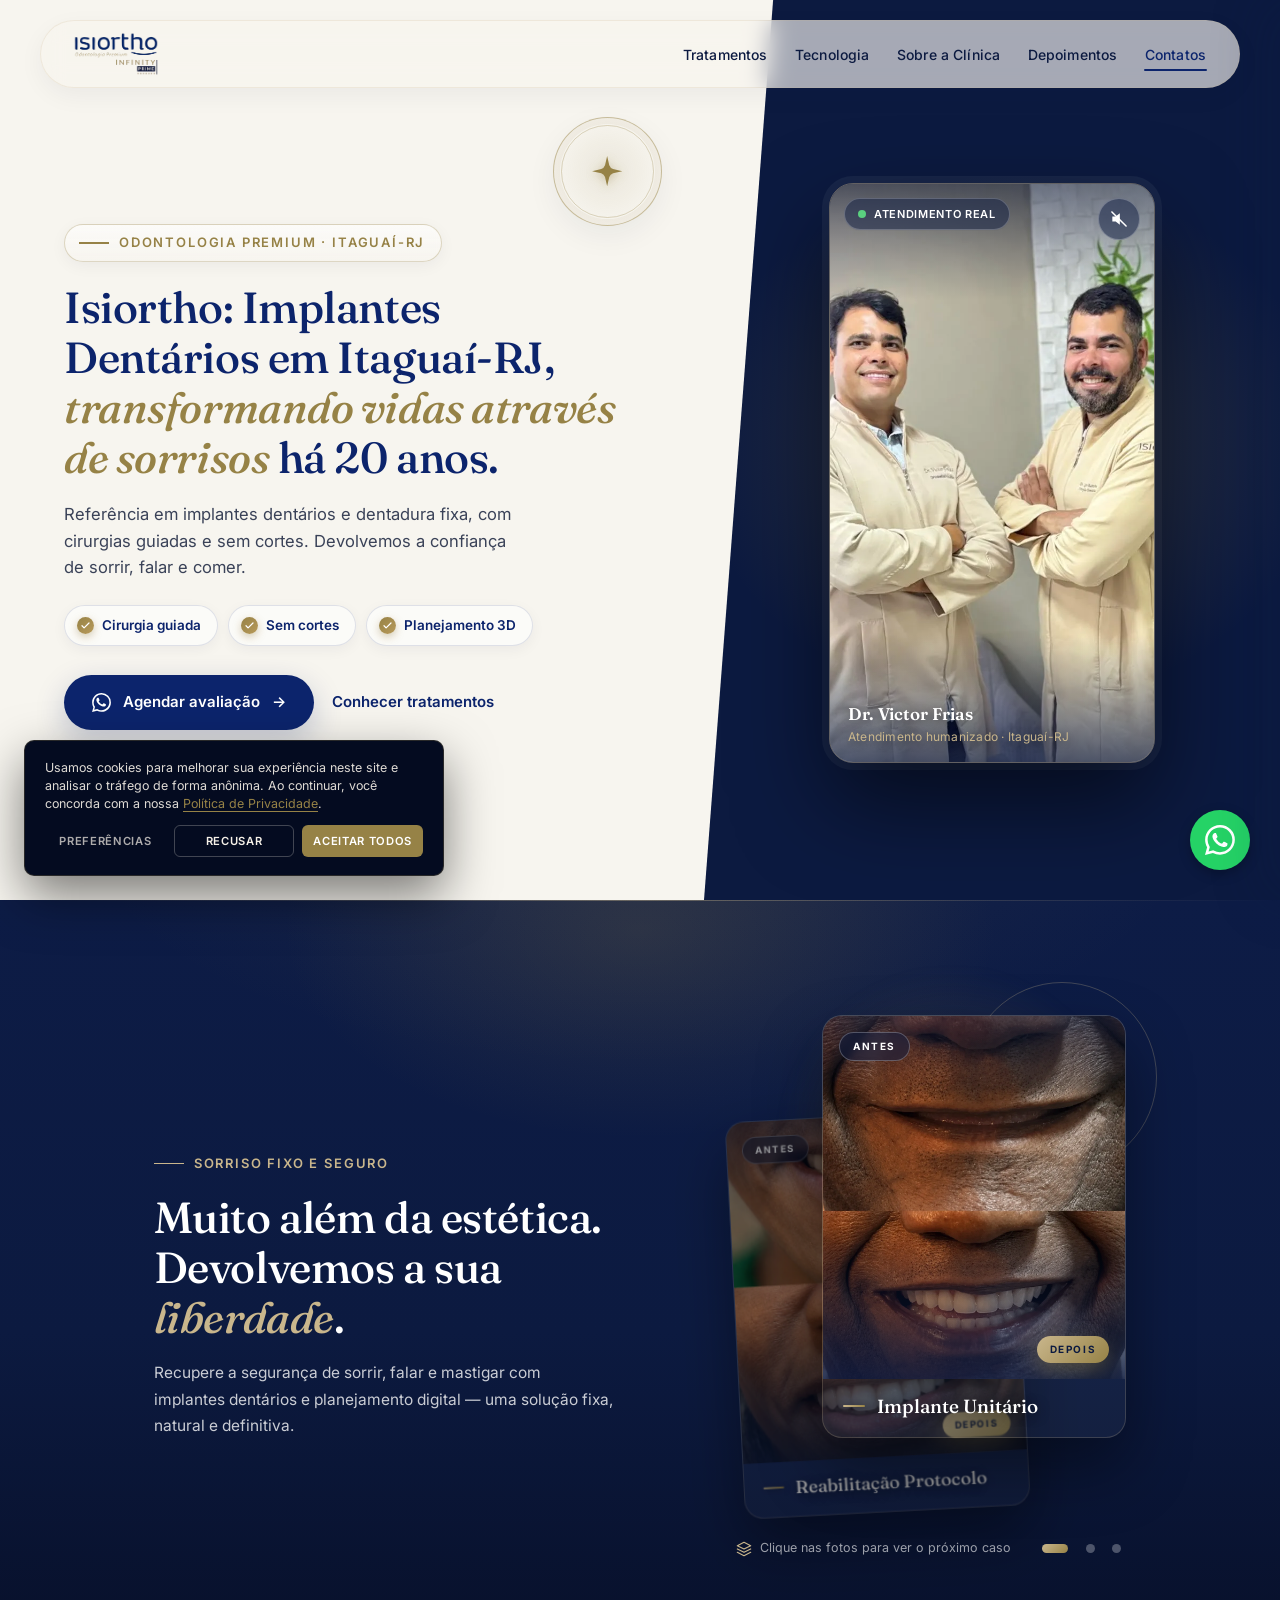
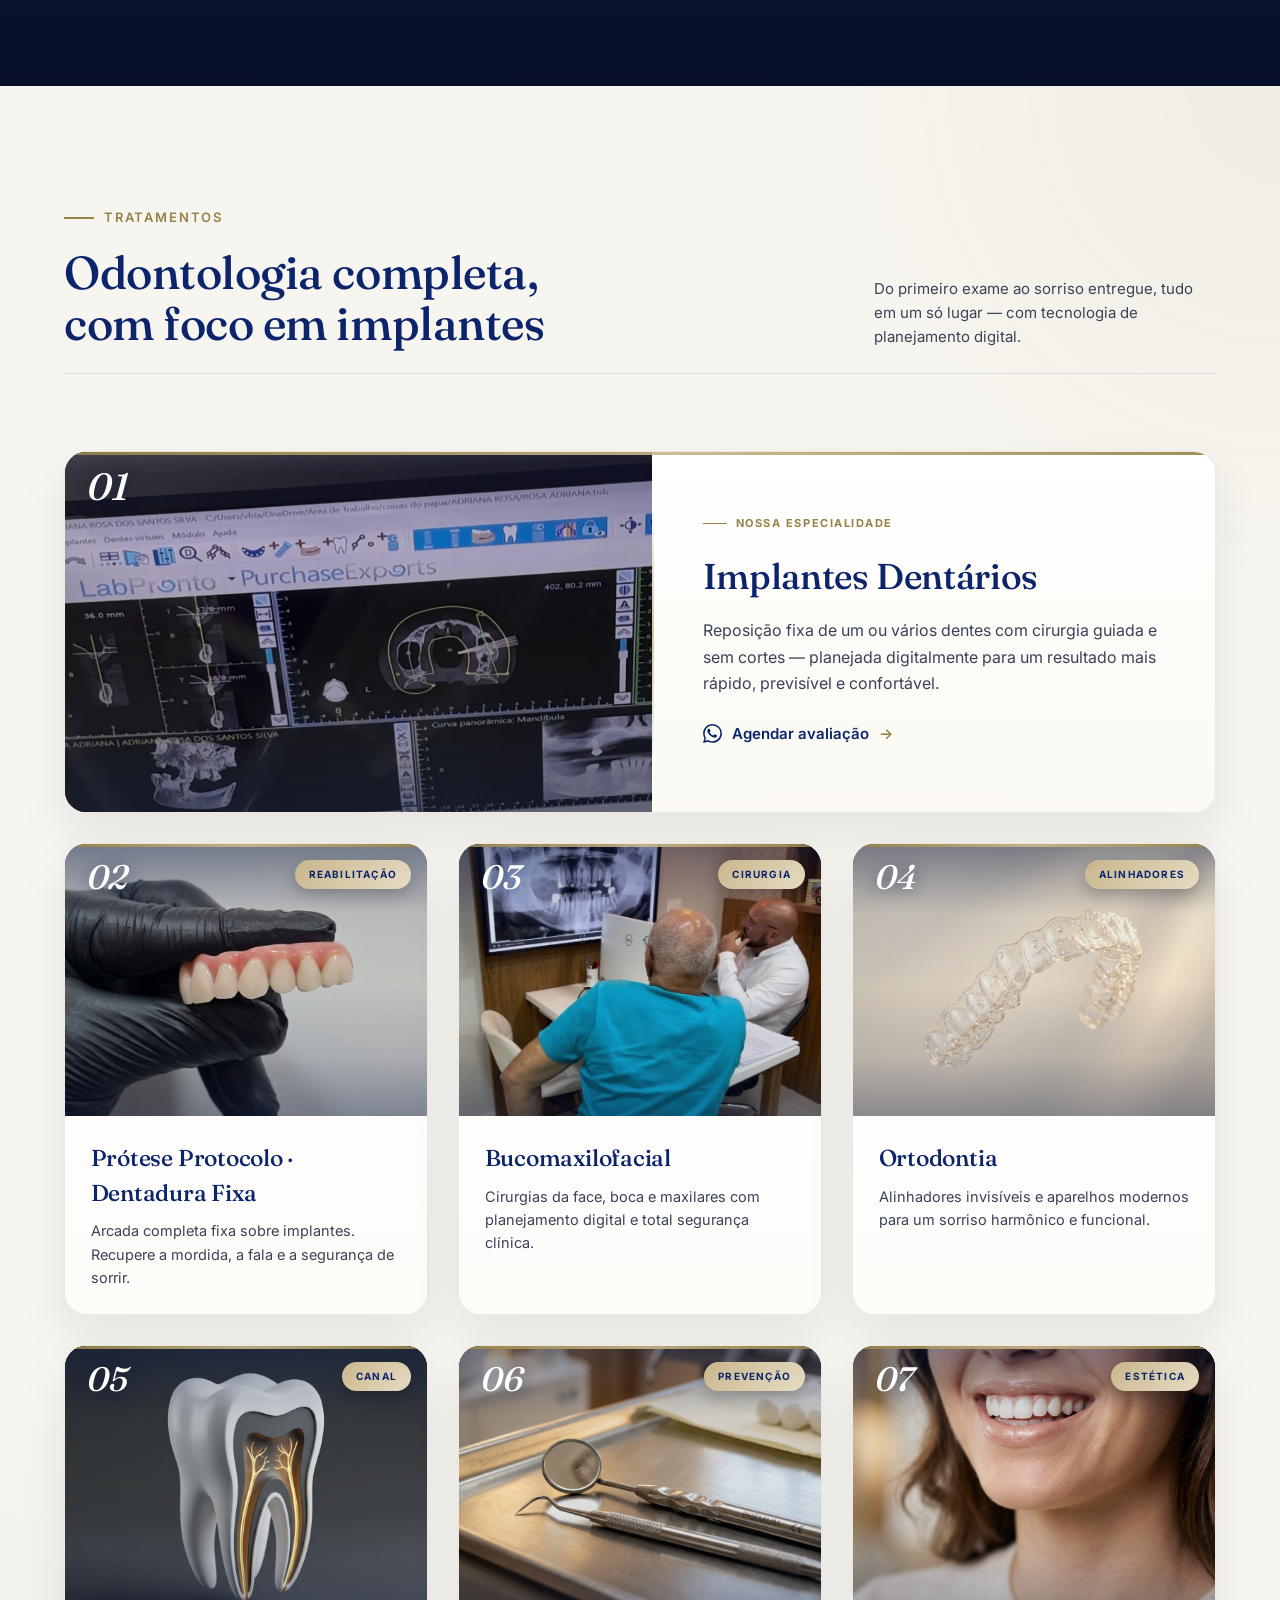
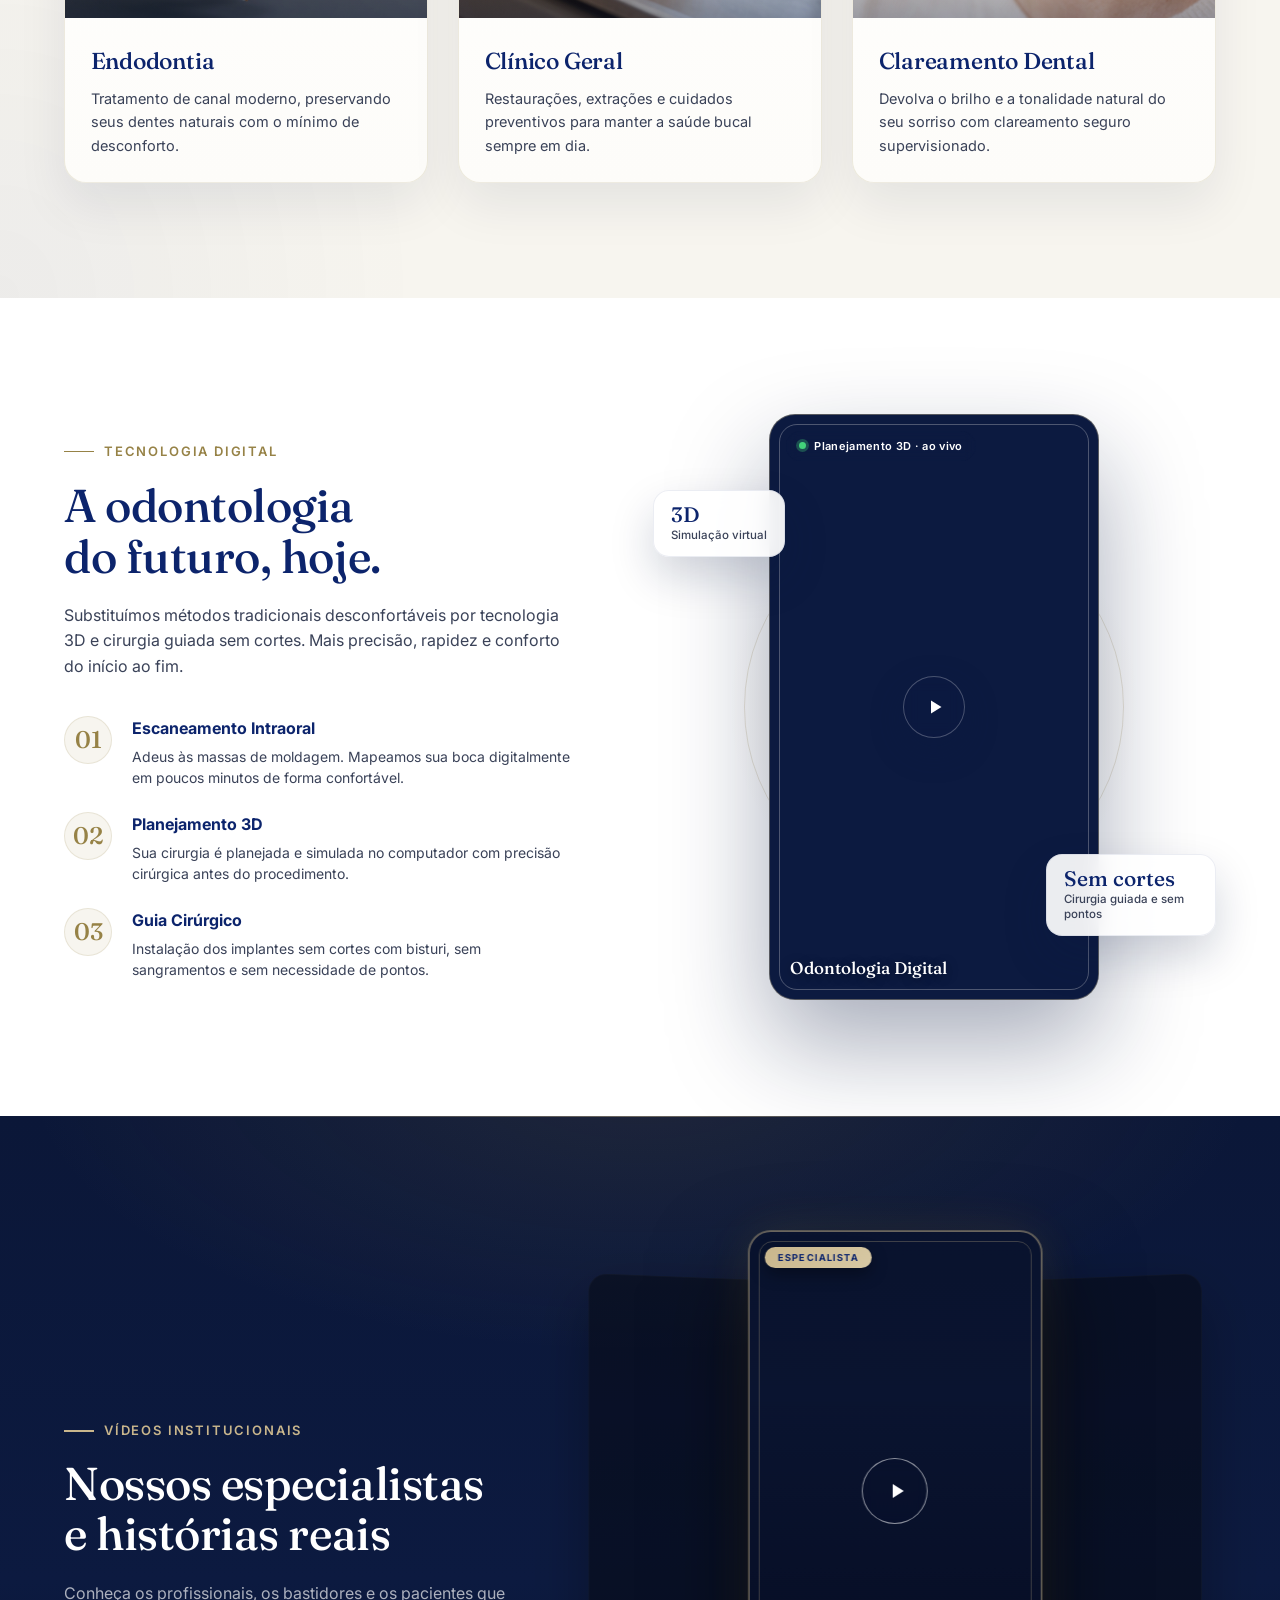
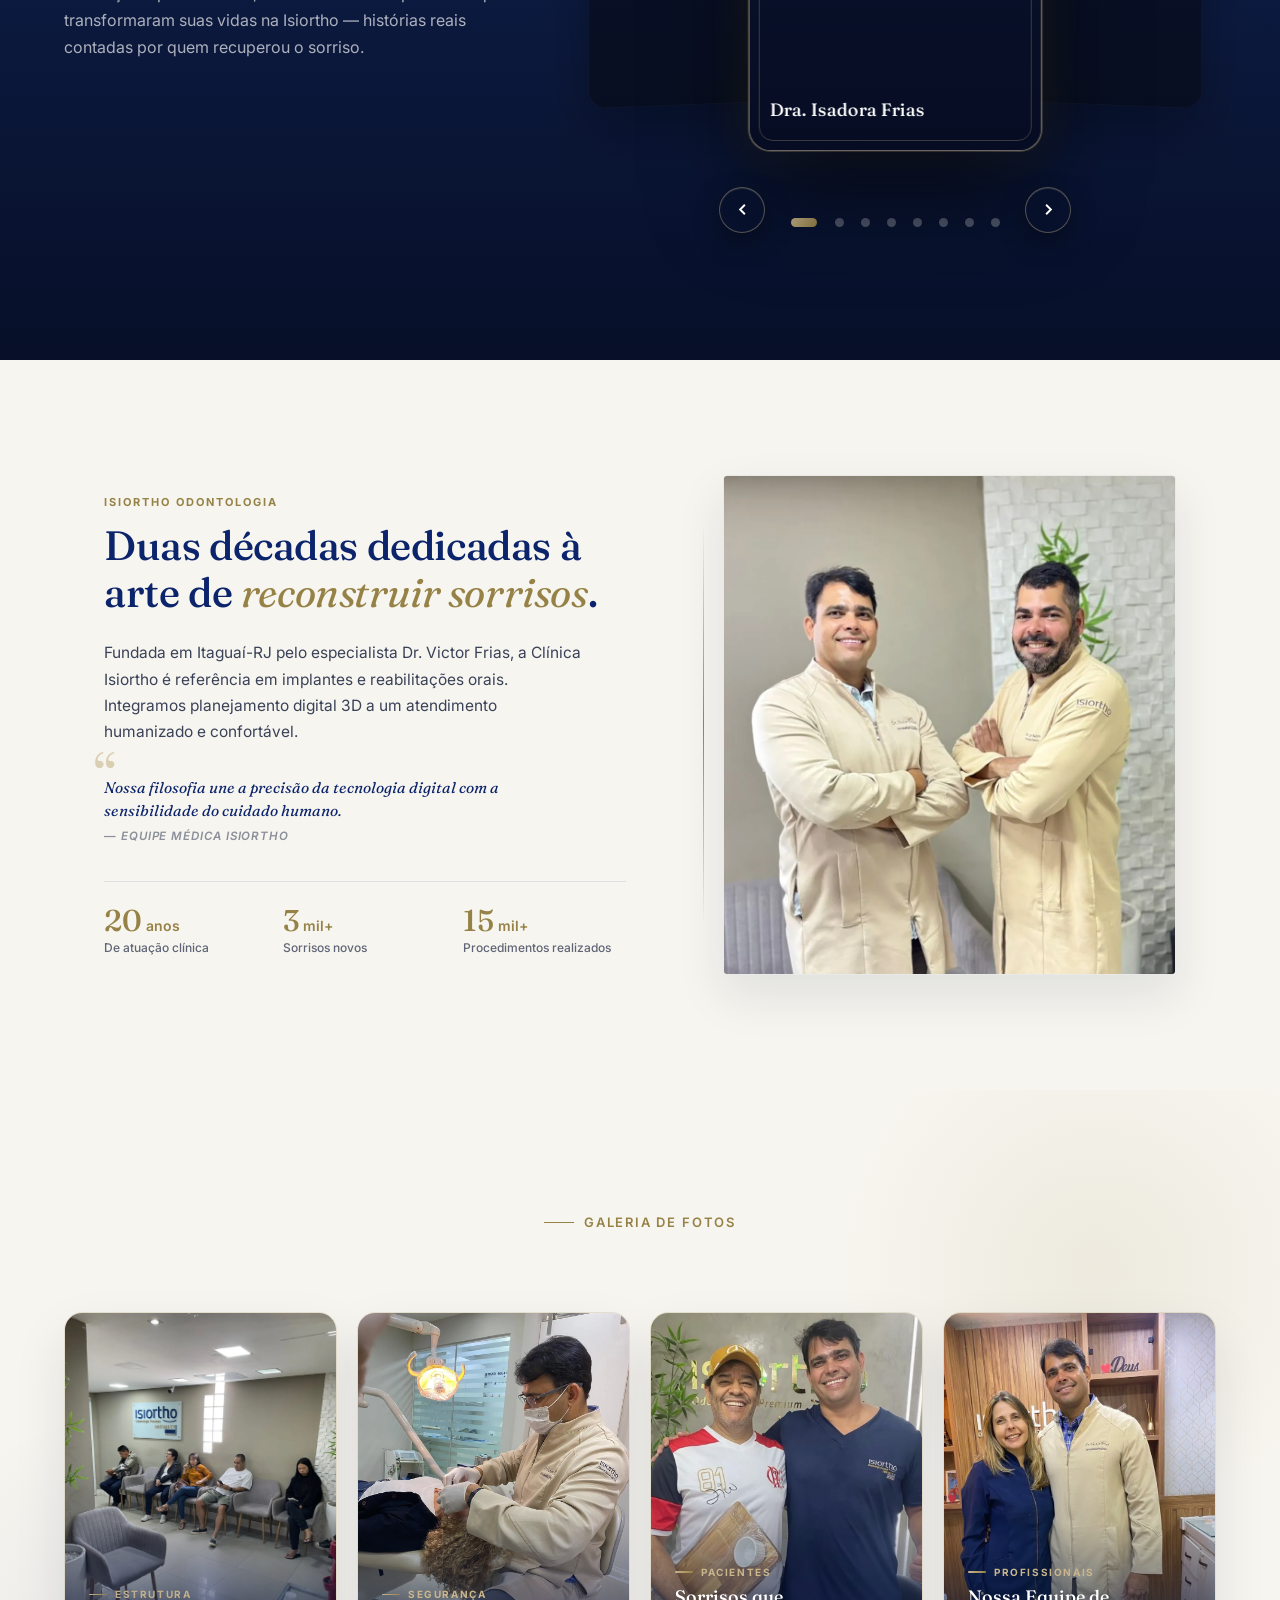
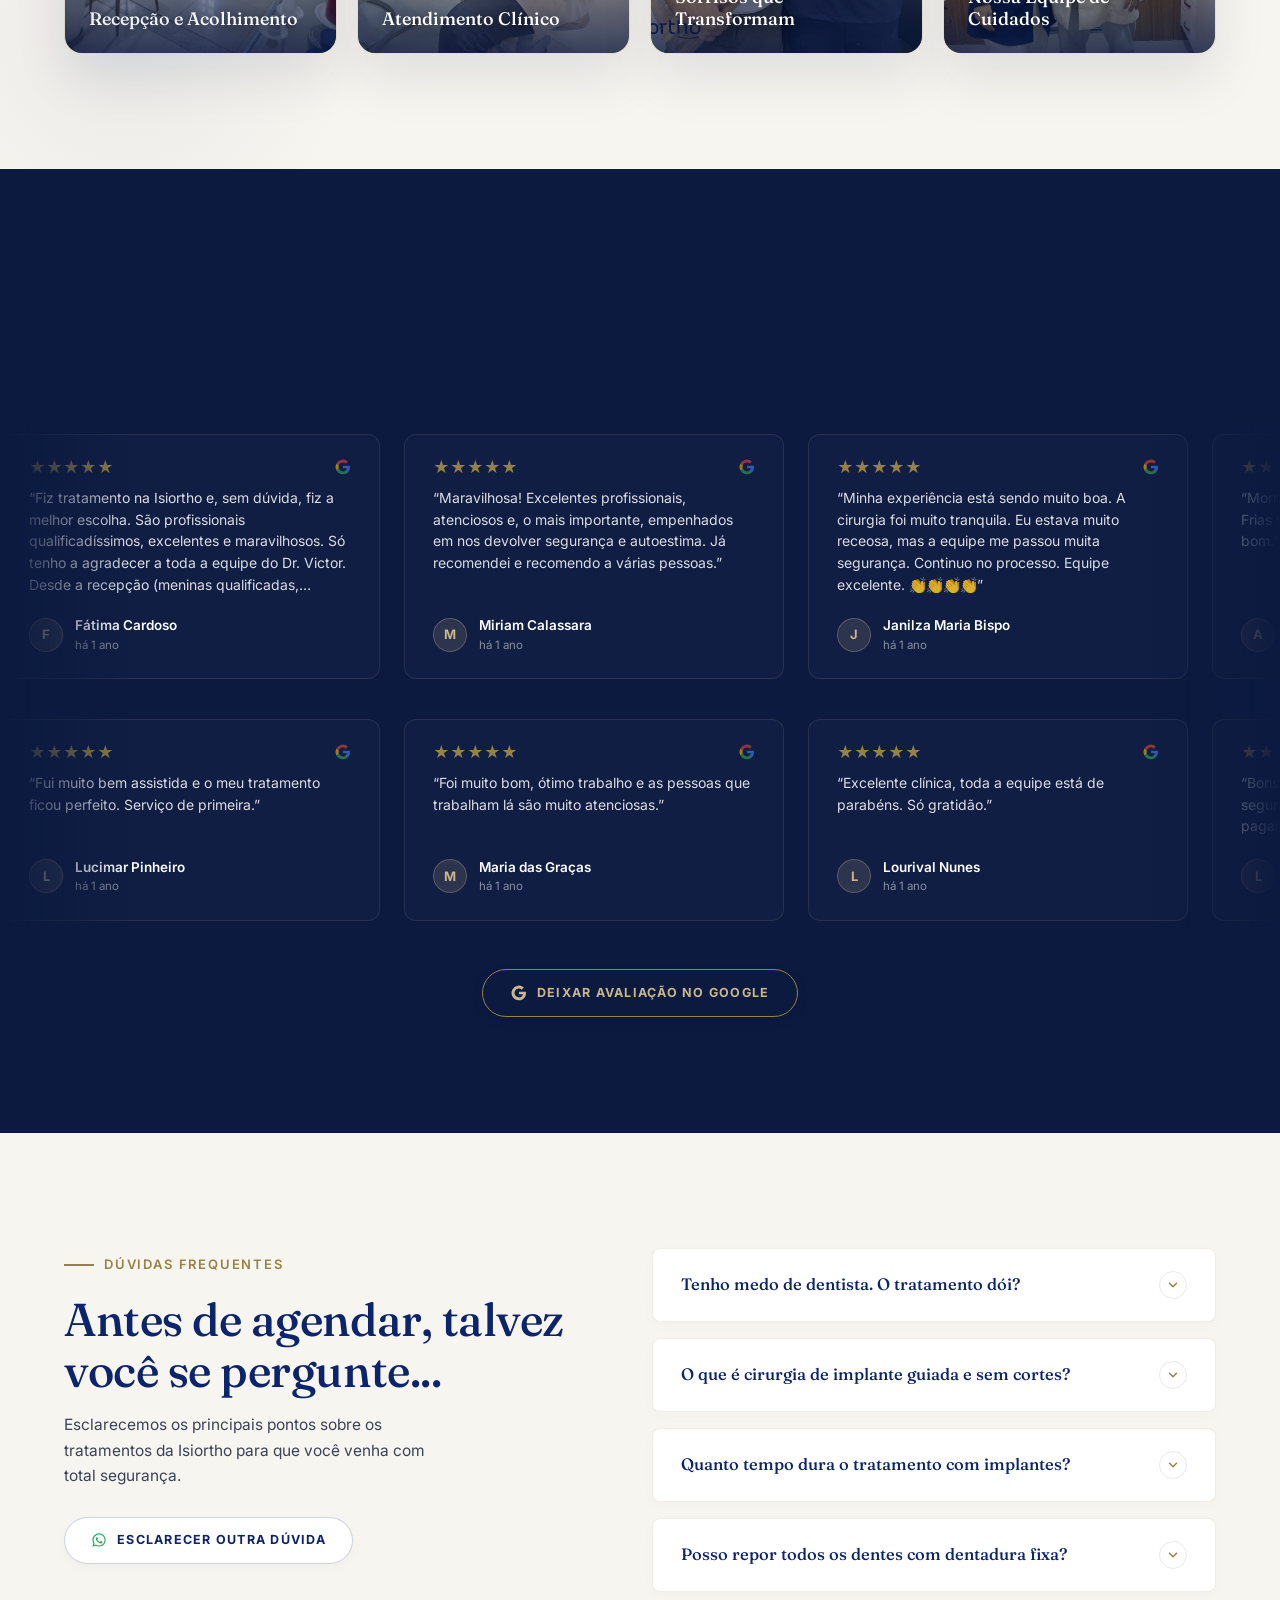
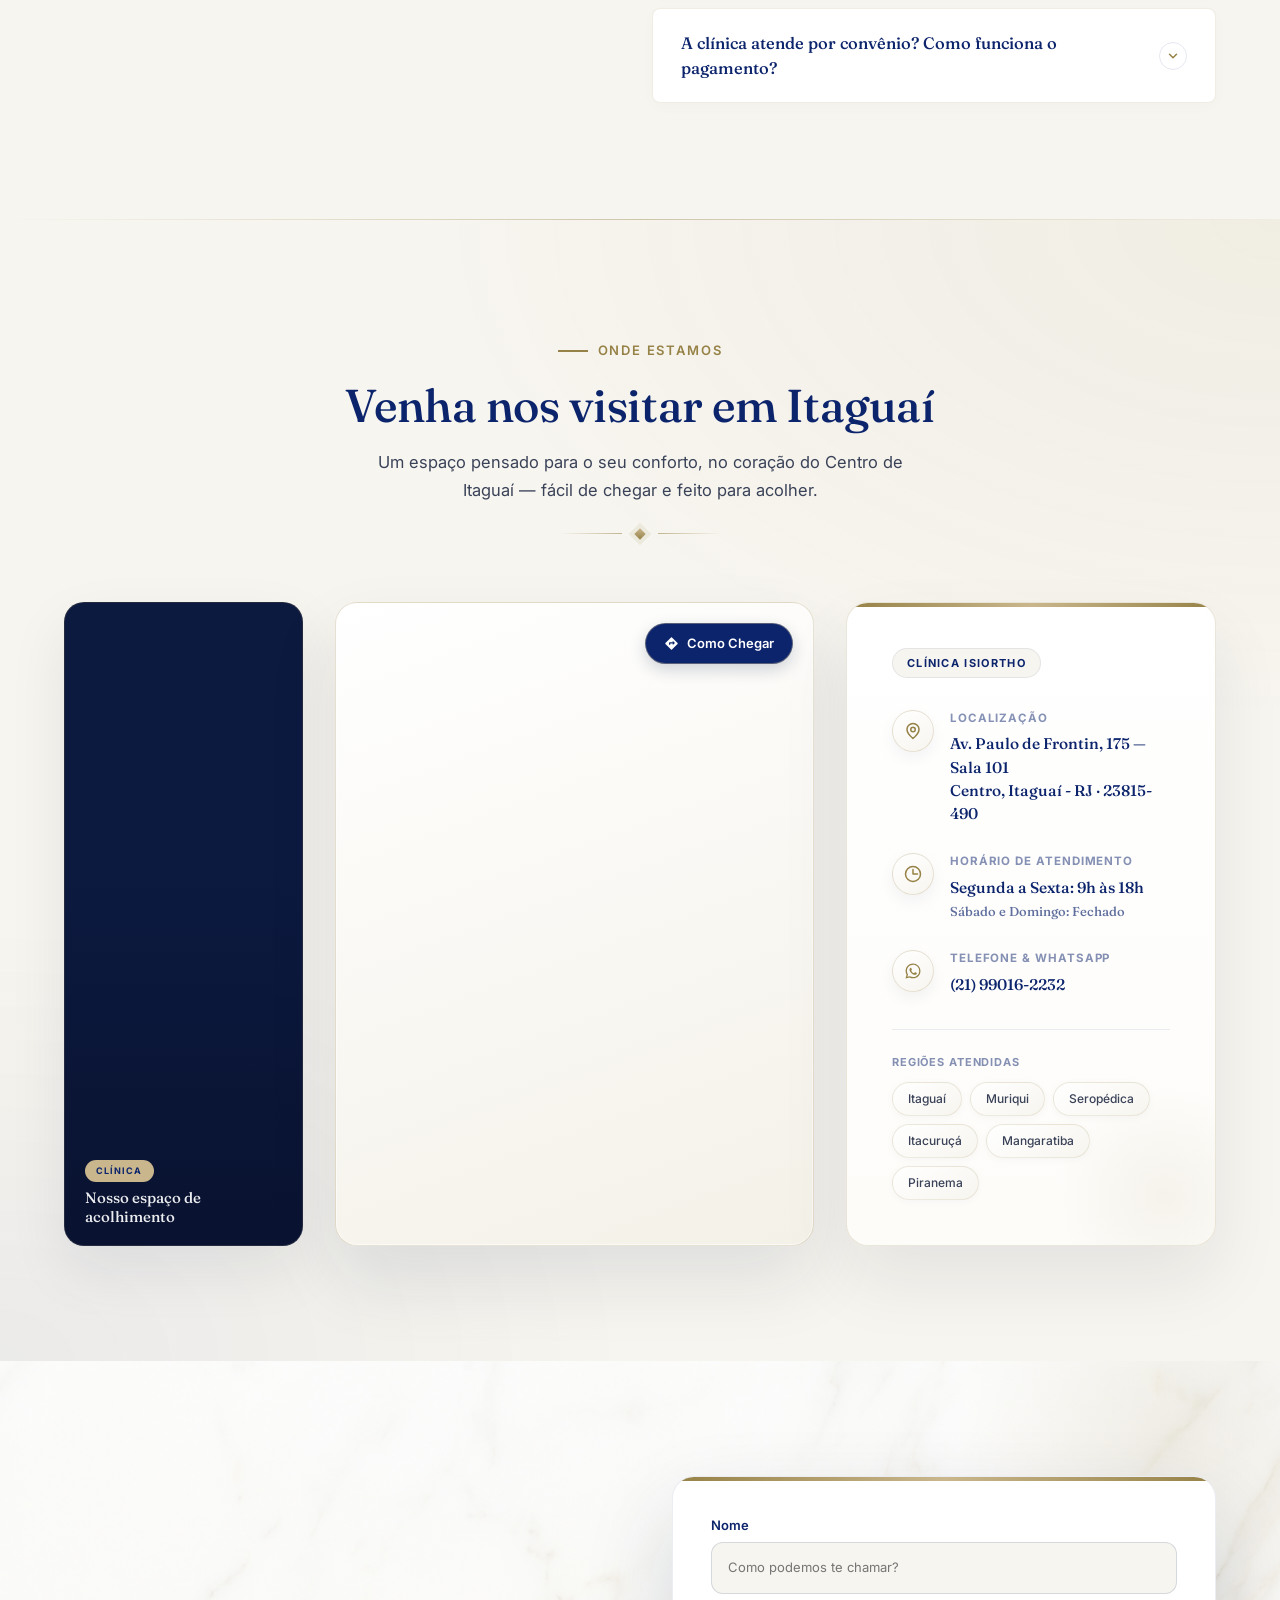
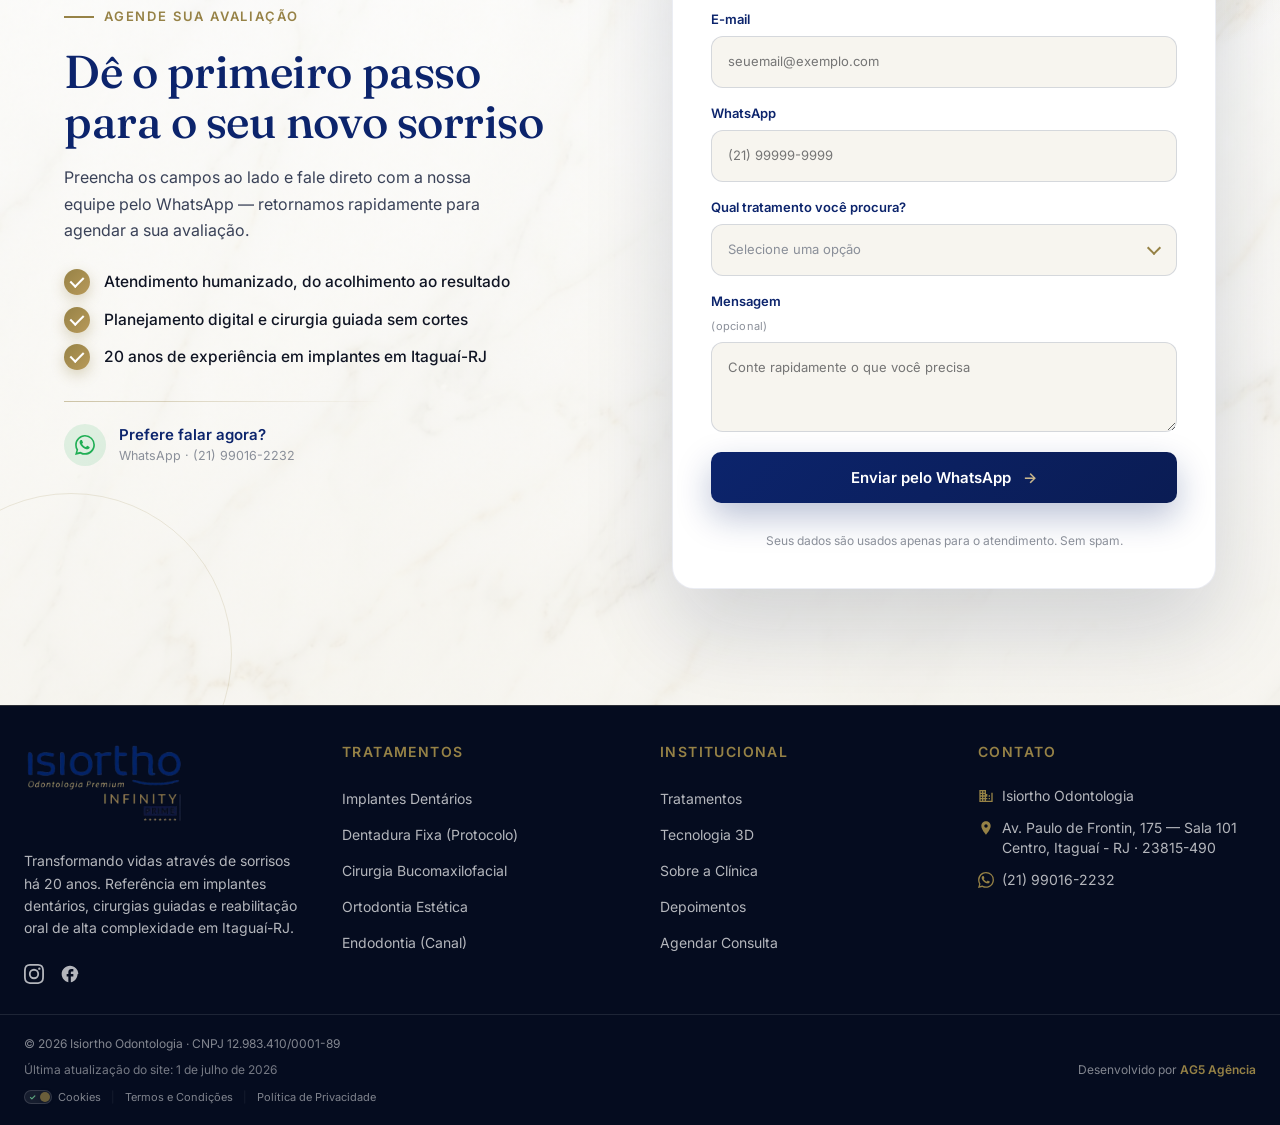
<file: index.html>
<!DOCTYPE html>
<html lang="pt-BR">
<head>
<meta charset="UTF-8">
<meta name="viewport" content="width=device-width, initial-scale=1.0">
<title>Isiortho Odontologia Premium | Implantes Dentários em Itaguaí-RJ</title>
<meta name="description" content="Referência em implantes dentários e dentadura fixa em Itaguaí-RJ. Cirurgias guiadas e sem cortes com planejamento digital. 20 anos transformando vidas através de sorrisos.">
<link rel="shortcut icon" href="Assets/favicon-isiortho.ico" type="image/x-icon">
<link rel="preconnect" href="https://fonts.googleapis.com">
<link rel="preconnect" href="https://fonts.gstatic.com" crossorigin>
<!-- LCP fix: preload hero image poster -->
<link rel="preload" href="Assets/isiortho-dentistas-victor-frias-igor-batista-itaguai.webp" as="image" fetchpriority="high">
<!-- Performance fix: Google Fonts async-load com preload -->
<link rel="preload" href="https://fonts.googleapis.com/css2?family=Fraunces:ital,opsz,wght@0,9..144,400;0,9..144,500;0,9..144,600;0,9..144,700;1,9..144,400;1,9..144,500&family=Inter:wght@400;500;600;700&display=swap" as="style" onload="this.onload=null;this.rel='stylesheet'">
<noscript><link href="https://fonts.googleapis.com/css2?family=Fraunces:ital,opsz,wght@0,9..144,400;0,9..144,500;0,9..144,600;0,9..144,700;1,9..144,400;1,9..144,500&family=Inter:wght@400;500;600;700&display=swap" rel="stylesheet"></noscript>
<!-- Performance fix: CSS preloads -->
<link rel="preload" href="style.css" as="style">
<link rel="stylesheet" href="style.css">
<link rel="preload" href="cookie-banner.css" as="style" onload="this.onload=null;this.rel='stylesheet'">
<noscript><link rel="stylesheet" href="cookie-banner.css"></noscript>

<!-- ===== CANONICAL & GEO ===== -->
<link rel="canonical" href="https://isiortho.ag5agencia.site/">
<meta name="geo.region" content="BR-RJ">
<meta name="geo.placename" content="Itaguaí, Rio de Janeiro">
<meta name="geo.position" content="-22.8723442;-43.7778295">
<meta name="ICBM" content="-22.8723442, -43.7778295">

<!-- ===== OPEN GRAPH ===== -->
<meta property="og:title" content="Isiortho Odontologia Premium | Implantes Dentários em Itaguaí-RJ">
<meta property="og:description" content="Referência em implantes dentários e dentadura fixa em Itaguaí-RJ. Cirurgias guiadas e sem cortes com planejamento digital. 20 anos transformando vidas.">
<meta property="og:image" content="https://isiortho.ag5agencia.site/Assets/isiortho-dentistas-victor-frias-igor-batista-itaguai.webp">
<meta property="og:image:alt" content="Dr. Victor Frias e Dr. Igor Batista — Isiortho Odontologia Premium em Itaguaí-RJ">
<meta property="og:url" content="https://isiortho.ag5agencia.site/">
<meta property="og:type" content="website">
<meta property="og:locale" content="pt_BR">
<meta property="og:site_name" content="Isiortho Odontologia Premium">

<!-- ===== TWITTER CARDS ===== -->
<meta name="twitter:card" content="summary_large_image">
<meta name="twitter:title" content="Isiortho Odontologia Premium | Implantes Dentários em Itaguaí-RJ">
<meta name="twitter:description" content="Referência em implantes dentários e dentadura fixa em Itaguaí-RJ. Cirurgias guiadas e sem cortes com planejamento digital.">
<meta name="twitter:image" content="https://isiortho.ag5agencia.site/Assets/isiortho-dentistas-victor-frias-igor-batista-itaguai.webp">
<meta name="twitter:image:alt" content="Dr. Victor Frias e Dr. Igor Batista — Isiortho Odontologia Premium em Itaguaí-RJ">

<!-- ===== SCHEMA.ORG (JSON-LD) — Dentist + WebSite + WebPage + FAQPage ===== -->
<script type="application/ld+json">
{
  "@context": "https://schema.org",
  "@graph": [
    {
      "@type": "Dentist",
      "@id": "https://isiortho.ag5agencia.site/#negocio",
      "name": "Isiortho Odontologia Implante Dentário",
      "alternateName": "Dentista Itaguaí RJ - Isiortho Odontologia Implante Dentário | Implantodontia | Odontologia Geral",
      "description": "Referência em implantes dentários e dentadura fixa em Itaguaí-RJ. Cirurgias guiadas e sem cortes com planejamento digital 3D.",
      "url": "https://isiortho.ag5agencia.site/",
      "logo": "https://isiortho.ag5agencia.site/Assets/logo-desktop-isiortho.webp",
      "image": [
        "https://isiortho.ag5agencia.site/Assets/isiortho-dentistas-victor-frias-igor-batista-itaguai.webp",
        "https://isiortho.ag5agencia.site/Assets/isiortho-recepcao-clinica-odontologica-itaguai.webp"
      ],
      "telephone": "+55-21-99016-2232",
      "currenciesAccepted": "BRL",
      "taxID": "12.983.410/0001-89",
      "foundingDate": "2007",
      "address": {
        "@type": "PostalAddress",
        "streetAddress": "Av. Paulo de Frontin, 175, Sala 101, Centro",
        "addressLocality": "Itaguaí",
        "addressRegion": "RJ",
        "postalCode": "23815-490",
        "addressCountry": "BR"
      },
      "geo": {
        "@type": "GeoCoordinates",
        "latitude": -22.8723442,
        "longitude": -43.7778295
      },
      "openingHoursSpecification": [
        {
          "@type": "OpeningHoursSpecification",
          "dayOfWeek": ["Monday", "Tuesday", "Wednesday", "Thursday", "Friday"],
          "opens": "09:00",
          "closes": "18:00"
        }
      ],
      "areaServed": [
        {
          "@type": "City",
          "name": "Itaguaí",
          "containedInPlace": { "@type": "State", "name": "Rio de Janeiro" }
        },
        { "@type": "Place", "name": "Muriqui" },
        { "@type": "Place", "name": "Seropédica" },
        { "@type": "Place", "name": "Itacuruçá" },
        { "@type": "Place", "name": "Mangaratiba" },
        { "@type": "Place", "name": "Piranema" }
      ],
      "founder": [
        {
          "@type": "Person",
          "name": "Dr. Victor Frias",
          "jobTitle": "Cirurgião-Dentista • Implantodontia",
          "description": "Especialista da Clínica Isiortho, referência em implantes dentários e reabilitação oral em Itaguaí-RJ."
        },
        {
          "@type": "Person",
          "name": "Dr. Igor Batista",
          "jobTitle": "Cirurgião-Dentista • Implantodontia",
          "description": "Especialista da Clínica Isiortho, atuando em implantes dentários e cirurgia guiada em Itaguaí-RJ."
        }
      ],
      "hasOfferCatalog": {
        "@type": "OfferCatalog",
        "name": "Serviços de Dentista Itaguaí RJ - Isiortho Odontologia Implante Dentário | Implantodontia | Odontologia Geral",
        "itemListElement": [
          {
            "@type": "Offer",
            "itemOffered": {
              "@type": "Service",
              "name": "Implantes Dentários",
              "description": "Reposição fixa de um ou vários dentes com cirurgia guiada e sem cortes, planejada digitalmente para um resultado mais rápido, previsível e confortável.",
              "areaServed": "Itaguaí – RJ",
              "provider": { "@id": "https://isiortho.ag5agencia.site/#negocio" }
            }
          },
          {
            "@type": "Offer",
            "itemOffered": {
              "@type": "Service",
              "name": "Prótese Protocolo · Dentadura Fixa",
              "description": "Arcada completa fixa sobre implantes. Recupere a mordida, a fala e a segurança de sorrir.",
              "areaServed": "Itaguaí – RJ",
              "provider": { "@id": "https://isiortho.ag5agencia.site/#negocio" }
            }
          },
          {
            "@type": "Offer",
            "itemOffered": {
              "@type": "Service",
              "name": "Bucomaxilofacial",
              "description": "Cirurgias da face, boca e maxilares com planejamento digital e total segurança clínica.",
              "areaServed": "Itaguaí – RJ",
              "provider": { "@id": "https://isiortho.ag5agencia.site/#negocio" }
            }
          },
          {
            "@type": "Offer",
            "itemOffered": {
              "@type": "Service",
              "name": "Ortodontia",
              "description": "Alinhadores invisíveis e aparelhos modernos para um sorriso harmônico e funcional.",
              "areaServed": "Itaguaí – RJ",
              "provider": { "@id": "https://isiortho.ag5agencia.site/#negocio" }
            }
          },
          {
            "@type": "Offer",
            "itemOffered": {
              "@type": "Service",
              "name": "Endodontia",
              "description": "Tratamento de canal moderno, preservando seus dentes naturais com o mínimo de desconforto.",
              "areaServed": "Itaguaí – RJ",
              "provider": { "@id": "https://isiortho.ag5agencia.site/#negocio" }
            }
          },
          {
            "@type": "Offer",
            "itemOffered": {
              "@type": "Service",
              "name": "Clínico Geral",
              "description": "Restaurações, extrações e cuidados preventivos para manter a saúde bucal sempre em dia.",
              "areaServed": "Itaguaí – RJ",
              "provider": { "@id": "https://isiortho.ag5agencia.site/#negocio" }
            }
          },
          {
            "@type": "Offer",
            "itemOffered": {
              "@type": "Service",
              "name": "Clareamento Dental",
              "description": "Devolva o brilho e a tonalidade natural do seu sorriso com clareamento seguro supervisionado.",
              "areaServed": "Itaguaí – RJ",
              "provider": { "@id": "https://isiortho.ag5agencia.site/#negocio" }
            }
          }
        ]
      },
      "aggregateRating": {
        "@type": "AggregateRating",
        "ratingValue": "4.7",
        "reviewCount": "60",
        "bestRating": "5",
        "worstRating": "1"
      },
      "identifier": [
        {
          "@type": "PropertyValue",
          "propertyID": "Google CID",
          "value": "2733683938632591212"
        },
        {
          "@type": "PropertyValue",
          "propertyID": "Google Place ID",
          "value": "ChIJI_O5v4n4mwARbOdi-g7_7yU"
        }
      ],
      "hasMap": "https://maps.google.com/?cid=2733683938632591212",
      "sameAs": [
        "https://maps.google.com/?cid=2733683938632591212",
        "https://www.instagram.com/isiorthoitaguai/",
        "https://www.facebook.com/isiortho/"
      ]
    },
    {
      "@type": "WebSite",
      "@id": "https://isiortho.ag5agencia.site/#website",
      "url": "https://isiortho.ag5agencia.site/",
      "name": "Dentista Itaguaí RJ - Isiortho Odontologia Implante Dentário | Implantodontia | Odontologia Geral",
      "publisher": { "@id": "https://isiortho.ag5agencia.site/#negocio" },
      "inLanguage": "pt-BR"
    },
    {
      "@type": "WebPage",
      "@id": "https://isiortho.ag5agencia.site/#webpage",
      "url": "https://isiortho.ag5agencia.site/",
      "name": "Isiortho Odontologia Premium | Implantes Dentários em Itaguaí-RJ",
      "description": "Referência em implantes dentários e dentadura fixa em Itaguaí-RJ. Cirurgias guiadas e sem cortes com planejamento digital.",
      "isPartOf": { "@id": "https://isiortho.ag5agencia.site/#website" },
      "about": { "@id": "https://isiortho.ag5agencia.site/#negocio" },
      "inLanguage": "pt-BR",
      "datePublished": "2024-01-01",
      "dateModified": "2026-07-01"
    },
    {
      "@type": "FAQPage",
      "@id": "https://isiortho.ag5agencia.site/#faq",
      "mainEntity": [
        {
          "@type": "Question",
          "name": "Tenho medo de dentista. O tratamento dói?",
          "acceptedAnswer": {
            "@type": "Answer",
            "text": "Cuidamos para que cada etapa seja confortável. As cirurgias guiadas e sem cortes reduzem o trauma e a dor, e nossa equipe é reconhecida justamente por acolher quem tem receio."
          }
        },
        {
          "@type": "Question",
          "name": "O que é cirurgia de implante guiada e sem cortes?",
          "acceptedAnswer": {
            "@type": "Answer",
            "text": "É um procedimento planejado digitalmente antes da cirurgia. Com guias precisos, o implante é colocado sem grandes incisões — o que torna o pós-operatório mais rápido e tranquilo."
          }
        },
        {
          "@type": "Question",
          "name": "Quanto tempo dura o tratamento com implantes?",
          "acceptedAnswer": {
            "@type": "Answer",
            "text": "Varia conforme cada caso, mas o planejamento digital permite estimar prazos logo na avaliação. Em muitos casos é possível sair com dentes provisórios fixos no mesmo dia."
          }
        },
        {
          "@type": "Question",
          "name": "Posso repor todos os dentes com dentadura fixa?",
          "acceptedAnswer": {
            "@type": "Answer",
            "text": "Sim. A prótese protocolo (dentadura fixa sobre implantes) devolve a arcada completa de forma fixa, com estabilidade para comer e falar com naturalidade."
          }
        },
        {
          "@type": "Question",
          "name": "A clínica atende por convênio? Como funciona o pagamento?",
          "acceptedAnswer": {
            "@type": "Answer",
            "text": "Não trabalhamos com planos de saúde. Apresentamos as condições e formas de pagamento na avaliação — fale com nossa equipe pelo WhatsApp para conhecer as opções."
          }
        }
      ]
    }
  ]
}
</script>

<!-- ===== BREADCRUMB SCHEMA ===== -->
<script type="application/ld+json">
{
  "@context": "https://schema.org",
  "@type": "BreadcrumbList",
  "itemListElement": [
    {
      "@type": "ListItem",
      "position": 1,
      "name": "Início",
      "item": "https://isiortho.ag5agencia.site/"
    }
  ]
}
</script>
</head>
<body>

<!-- Skip link for accessibility -->
<a href="#conteudo-principal" class="skip-link">Pular para o conteúdo principal</a>

<header class="nav" id="nav">
  <a href="#inicio" class="nav__logo">
    <picture>
      <source media="(max-width: 920px)" srcset="Assets/logo-mobile-isiortho.webp">
      <img src="Assets/logo-desktop-isiortho.webp" alt="Isiortho Odontologia Premium" width="200" height="46" fetchpriority="high">
    </picture>
  </a>
  <nav class="nav__links" aria-label="Navegação principal">
    <a href="#servicos">Tratamentos</a>
    <a href="#tecnologia">Tecnologia</a>
    <a href="#sobre">Sobre a Clínica</a>
    <a href="#depoimentos">Depoimentos</a>
    <a href="#contato">Contatos</a>
  </nav>
  <button class="nav__burger" id="navBurger" aria-label="Abrir menu" aria-expanded="false" aria-controls="drawer">
    <span></span><span></span><span></span>
  </button>
</header>

<main id="conteudo-principal">

<!-- HERO -->
<section id="inicio" class="hero">
  <div class="hero__text">
    <div class="hero__emblem" aria-hidden="true">
      <svg class="hero__emblem-star" viewBox="0 0 24 24" fill="currentColor"><path d="M12 2l1.4 6.1a4 4 0 002.5 2.5L22 12l-6.1 1.4a4 4 0 00-2.5 2.5L12 22l-1.4-6.1a4 4 0 00-2.5-2.5L2 12l6.1-1.4a4 4 0 002.5-2.5L12 2z"/></svg>
    </div>
    <span class="eyebrow hero__eyebrow"><span class="rule"></span>Odontologia Premium · Itaguaí-RJ</span>
    <h1 class="hero__title">Isiortho: Implantes Dentários em Itaguaí-RJ, <em>transformando vidas através de sorrisos</em> há 20 anos.</h1>
    <p class="hero__sub">Referência em implantes dentários e dentadura fixa, com cirurgias guiadas e sem cortes. Devolvemos a confiança de sorrir, falar e comer.</p>
    <ul class="hero__chips">
      <li><svg viewBox="0 0 24 24" aria-hidden="true"><path d="M5 12.5l4.2 4.2L19 7" fill="none" stroke="currentColor" stroke-width="2.4" stroke-linecap="round" stroke-linejoin="round"/></svg>Cirurgia guiada</li>
      <li><svg viewBox="0 0 24 24" aria-hidden="true"><path d="M5 12.5l4.2 4.2L19 7" fill="none" stroke="currentColor" stroke-width="2.4" stroke-linecap="round" stroke-linejoin="round"/></svg>Sem cortes</li>
      <li><svg viewBox="0 0 24 24" aria-hidden="true"><path d="M5 12.5l4.2 4.2L19 7" fill="none" stroke="currentColor" stroke-width="2.4" stroke-linecap="round" stroke-linejoin="round"/></svg>Planejamento 3D</li>
    </ul>
    <div class="hero__cta">
      <a href="https://wa.me/5521990162232?text=Ol%C3%A1%2C%20vim%20atrav%C3%A9s%20do%20site%20e%20gostaria%20de%20uma%20informa%C3%A7%C3%A3o." target="_blank" rel="noopener noreferrer" class="btn-arrow"><svg class="btn-wa-ic" viewBox="0 0 24 24" fill="currentColor" aria-hidden="true"><path d="M.06 24l1.68-6.13A11.86 11.86 0 0 1 .14 11.9C.14 5.34 5.48 0 12.04 0a11.82 11.82 0 0 1 8.4 3.49 11.8 11.8 0 0 1 3.48 8.42c0 6.56-5.34 11.9-11.9 11.9a11.9 11.9 0 0 1-5.68-1.45L.06 24zM6.6 20.13c1.68 1 3.28 1.6 5.43 1.6 5.45 0 9.9-4.43 9.9-9.9a9.9 9.9 0 0 0-16.9-7A9.82 9.82 0 0 0 2.14 11.9c0 2.24.63 3.92 1.7 5.6l-1 3.63 3.76-1zM17.5 14.3c-.07-.12-.27-.2-.56-.34-.3-.15-1.76-.87-2.03-.97-.27-.1-.47-.15-.67.15-.2.3-.77.97-.94 1.16-.17.2-.35.22-.64.07-.3-.15-1.25-.46-2.38-1.47-.88-.78-1.47-1.76-1.65-2.06-.17-.3-.02-.46.13-.6.13-.14.3-.35.45-.52.15-.18.2-.3.3-.5.1-.2.05-.37-.02-.52-.08-.15-.67-1.6-.92-2.2-.24-.58-.49-.5-.67-.5l-.57-.02c-.2 0-.52.07-.8.37-.27.3-1.04 1.02-1.04 2.48s1.07 2.88 1.22 3.08c.15.2 2.1 3.2 5.08 4.49.71.3 1.26.49 1.7.63.71.22 1.36.2 1.87.12.57-.08 1.76-.72 2-1.41.25-.7.25-1.29.18-1.41z"/></svg>Agendar avaliação<span class="arrow">&rarr;</span></a>
      <a href="#servicos" class="link-underline">Conhecer tratamentos</a>
    </div>
  </div>
  <div class="hero__img">
    <div class="hero__reel">
      <video class="hero__video" id="heroVideo" src="https://assets.cdn.filesafe.space/7hzaWcGgawCV1WudlwA7/media/6a4286a53a7f0c546883fb67.mp4" autoplay muted loop playsinline preload="auto" poster="Assets/isiortho-dentistas-victor-frias-igor-batista-itaguai.webp" crossorigin="anonymous"></video>
      <div class="hero__reel-grad"></div>
      <span class="hero__live"><span class="hero__live-dot"></span>Atendimento real</span>
      <button class="hero__sound" id="heroSound" type="button" aria-label="Ativar som do vídeo">
        <svg viewBox="0 0 24 24" fill="none" stroke="currentColor" stroke-width="1.8" stroke-linecap="round" stroke-linejoin="round" aria-hidden="true">
          <path d="M4 9v6h4l5 4V5L8 9H4z" fill="currentColor" stroke="none"/>
          <path class="hero__sound-wave" d="M16.5 8.5a5 5 0 010 7M19 6a8.5 8.5 0 010 12"/>
          <line class="hero__sound-slash" x1="3.5" y1="3.5" x2="20.5" y2="20.5"/>
        </svg>
      </button>
      <div class="hero__badge">
        <div class="hero__badge-name">Dr. Victor Frias</div>
        <div class="hero__badge-role">Atendimento humanizado · Itaguaí-RJ</div>
      </div>
    </div>
  </div>
</section>

<!-- PAIN / SOLUTION -->
<section class="pain" id="dor-solucao">
  <div class="pain__glow" aria-hidden="true"></div>
  <div class="pain__inner pain__grid">
    <div class="pain__text reveal reveal--left">
      <span class="eyebrow eyebrow--champ"><span class="rule"></span>Sorriso Fixo e Seguro</span>
      <h2 class="pain__title">Muito além da estética.<br>Devolvemos a sua <em>liberdade</em>.</h2>
      <p class="pain__lead">Recupere a segurança de sorrir, falar e mastigar com implantes dentários e planejamento digital — uma solução fixa, natural e definitiva.</p>
    </div>

    <div class="pain__showcase reveal reveal--right">
      <span class="pain__showcase-glow" aria-hidden="true"></span>
      <span class="pain__showcase-ring" aria-hidden="true"></span>

      <div class="pain__stack" id="painStack" role="button" tabindex="0" aria-label="Clique para ver o próximo caso de antes e depois">
        <figure class="result-card pain__card pain__card--protese">
          <div class="result-card__media">
            <span class="result-card__ba result-card__ba--antes">Antes</span>
            <span class="result-card__ba result-card__ba--depois">Depois</span>
            <img src="Assets/isiortho-antes-depois-implante-sorriso.webp" alt="Caso real de Implante Dentário — antes e depois — Clínica Isiortho" loading="lazy" width="600" height="720">
          </div>
          <figcaption class="result-card__cap">
            <span class="result-card__name">Implante Unitário</span>
          </figcaption>
        </figure>

        <figure class="result-card pain__card pain__card--protese">
          <div class="result-card__media">
            <span class="result-card__ba result-card__ba--antes">Antes</span>
            <span class="result-card__ba result-card__ba--depois">Depois</span>
            <img src="Assets/isiortho-antes-depois-protese-sorriso-completo.webp" alt="Caso real de Prótese Protocolo Fixa — antes e depois — Clínica Isiortho" loading="lazy" width="600" height="720">
          </div>
          <figcaption class="result-card__cap">
            <span class="result-card__name">Reabilitação Protocolo</span>
          </figcaption>
        </figure>

        <figure class="result-card pain__card pain__card--protese">
          <div class="result-card__media">
            <span class="result-card__ba result-card__ba--antes">Antes</span>
            <span class="result-card__ba result-card__ba--depois">Depois</span>
            <img src="Assets/isiortho-antes-depois-protese-sorriso.webp" alt="Caso real de Prótese Protocolo Fixa — antes e depois — Clínica Isiortho" loading="lazy" width="600" height="720">
          </div>
          <figcaption class="result-card__cap">
            <span class="result-card__name">Prótese Protocolo Fixa</span>
          </figcaption>
        </figure>
      </div>

      <div class="pain__stack-foot">
        <span class="pain__stack-hint">
          <svg viewBox="0 0 24 24" fill="none" stroke="currentColor" stroke-width="1.8" stroke-linecap="round" stroke-linejoin="round" aria-hidden="true"><path d="M12 2 2 7l10 5 10-5-10-5z"/><path d="M2 17l10 5 10-5M2 12l10 5 10-5"/></svg>
          Clique nas fotos para ver o próximo caso
        </span>
        <div class="pain__dots" id="painDots" role="tablist" aria-label="Navegação dos casos de antes e depois"></div>
      </div>
    </div>

  </div>
</section>

<!-- SERVICES -->
<section id="servicos" class="services">
  <div class="services__head">
    <div>
      <span class="eyebrow reveal"><span class="rule"></span>Tratamentos</span>
      <h2 class="section-title reveal">Odontologia completa, com foco em implantes</h2>
    </div>
    <p class="services__intro reveal">Do primeiro exame ao sorriso entregue, tudo em um só lugar — com tecnologia de planejamento digital.</p>
  </div>
  <div class="services__showcase">

    <!-- 01 — Featured -->
    <article class="srv-card srv-card--featured reveal">
      <div class="srv-card__media">
        <span class="srv-card__n">01</span>
        <img src="Assets/isiortho-srv-implante-crop.png" alt="Planejamento digital de Implante Dentário com cirurgia guiada - Clínica Isiortho" loading="lazy" width="800" height="600">
      </div>
      <div class="srv-card__body">
        <span class="srv-card__label">Nossa Especialidade</span>
        <h3>Implantes Dentários</h3>
        <p>Reposição fixa de um ou vários dentes com cirurgia guiada e sem cortes — planejada digitalmente para um resultado mais rápido, previsível e confortável.</p>
        <a class="srv-card__cta" href="https://wa.me/5521990162232?text=Ol%C3%A1%2C%20vim%20atrav%C3%A9s%20do%20site%20e%20gostaria%20de%20saber%20mais%20sobre%20implantes%20dent%C3%A1rios." target="_blank" rel="noopener noreferrer"><svg class="btn-wa-ic" viewBox="0 0 24 24" fill="currentColor" aria-hidden="true"><path d="M.06 24l1.68-6.13A11.86 11.86 0 0 1 .14 11.9C.14 5.34 5.48 0 12.04 0a11.82 11.82 0 0 1 8.4 3.49 11.8 11.8 0 0 1 3.48 8.42c0 6.56-5.34 11.9-11.9 11.9a11.9 11.9 0 0 1-5.68-1.45L.06 24zM6.6 20.13c1.68 1 3.28 1.6 5.43 1.6 5.45 0 9.9-4.43 9.9-9.9a9.9 9.9 0 0 0-16.9-7A9.82 9.82 0 0 0 2.14 11.9c0 2.24.63 3.92 1.7 5.6l-1 3.63 3.76-1zM17.5 14.3c-.07-.12-.27-.2-.56-.34-.3-.15-1.76-.87-2.03-.97-.27-.1-.47-.15-.67.15-.2.3-.77.97-.94 1.16-.17.2-.35.22-.64.07-.3-.15-1.25-.46-2.38-1.47-.88-.78-1.47-1.76-1.65-2.06-.17-.3-.02-.46.13-.6.13-.14.3-.35.45-.52.15-.18.2-.3.3-.5.1-.2.05-.37-.02-.52-.08-.15-.67-1.6-.92-2.2-.24-.58-.49-.5-.67-.5l-.57-.02c-.2 0-.52.07-.8.37-.27.3-1.04 1.02-1.04 2.48s1.07 2.88 1.22 3.08c.15.2 2.1 3.2 5.08 4.49.71.3 1.26.49 1.7.63.71.22 1.36.2 1.87.12.57-.08 1.76-.72 2-1.41.25-.7.25-1.29.18-1.41z"/></svg>Agendar avaliação <span>&rarr;</span></a>
      </div>
    </article>

    <!-- 02–07 — Grid -->
    <div class="services__grid">
      <article class="srv-card reveal">
        <div class="srv-card__media">
          <span class="srv-card__n">02</span>
          <span class="srv-card__tag">Reabilitação</span>
          <img src="Assets/isiortho-srv-protocolo-clean.png" alt="Prótese Protocolo Fixa sobre Implantes - Clínica Isiortho" loading="lazy" width="800" height="600">
        </div>
        <div class="srv-card__body"><h3>Prótese Protocolo · Dentadura Fixa</h3><p>Arcada completa fixa sobre implantes. Recupere a mordida, a fala e a segurança de sorrir.</p></div>
      </article>
      <article class="srv-card reveal">
        <div class="srv-card__media">
          <span class="srv-card__n">03</span>
          <span class="srv-card__tag">Cirurgia</span>
          <img src="Assets/isiortho-consulta-raio-x-panoramico-implante.webp" alt="Planejamento de cirurgia Bucomaxilofacial - Clínica Isiortho" loading="lazy" width="800" height="600">
        </div>
        <div class="srv-card__body"><h3>Bucomaxilofacial</h3><p>Cirurgias da face, boca e maxilares com planejamento digital e total segurança clínica.</p></div>
      </article>
      <article class="srv-card reveal">
        <div class="srv-card__media">
          <span class="srv-card__n">04</span>
          <span class="srv-card__tag">Alinhadores</span>
          <img src="Assets/isiortho-srv-ortodontia.png" alt="Aparelhos Ortodônticos e Alinhadores Invisíveis - Clínica Isiortho" loading="lazy" width="800" height="600">
        </div>
        <div class="srv-card__body"><h3>Ortodontia</h3><p>Alinhadores invisíveis e aparelhos modernos para um sorriso harmônico e funcional.</p></div>
      </article>
      <article class="srv-card reveal">
        <div class="srv-card__media">
          <span class="srv-card__n">05</span>
          <span class="srv-card__tag">Canal</span>
          <img src="Assets/isiortho-srv-canal.png" alt="Tratamento de Canal (Endodontia) - Clínica Isiortho" loading="lazy" width="800" height="600">
        </div>
        <div class="srv-card__body"><h3>Endodontia</h3><p>Tratamento de canal moderno, preservando seus dentes naturais com o mínimo de desconforto.</p></div>
      </article>
      <article class="srv-card reveal">
        <div class="srv-card__media">
          <span class="srv-card__n">06</span>
          <span class="srv-card__tag">Prevenção</span>
          <img src="Assets/isiortho-srv-clinico.png" alt="Clínico Geral e Odontologia Preventiva - Clínica Isiortho" loading="lazy" width="800" height="600">
        </div>
        <div class="srv-card__body"><h3>Clínico Geral</h3><p>Restaurações, extrações e cuidados preventivos para manter a saúde bucal sempre em dia.</p></div>
      </article>
      <article class="srv-card reveal">
        <div class="srv-card__media">
          <span class="srv-card__n">07</span>
          <span class="srv-card__tag">Estética</span>
          <img src="Assets/isiortho-srv-clareamento.png" alt="Clareamento Dental Estético Supervisionado - Clínica Isiortho" loading="lazy" width="800" height="600">
        </div>
        <div class="srv-card__body"><h3>Clareamento Dental</h3><p>Devolva o brilho e a tonalidade natural do seu sorriso com clareamento seguro supervisionado.</p></div>
      </article>
    </div>

  </div>
</section>

<!-- TECHNOLOGY -->
<section id="tecnologia" class="tech-section">
  <div class="tech-section__inner">
    <div class="tech-section__text">
      <span class="eyebrow reveal"><span class="rule"></span>Tecnologia Digital</span>
      <h2 class="section-title reveal">A odontologia do futuro, hoje.</h2>
      <p class="tech-section__lead reveal">Substituímos métodos tradicionais desconfortáveis por tecnologia 3D e cirurgia guiada sem cortes. Mais precisão, rapidez e conforto do início ao fim.</p>
      
      <div class="tech-features">
        <div class="tech-feat reveal">
          <span class="tech-feat__num">01</span>
          <div>
            <h3>Escaneamento Intraoral</h3>
            <p>Adeus às massas de moldagem. Mapeamos sua boca digitalmente em poucos minutos de forma confortável.</p>
          </div>
        </div>
        <div class="tech-feat reveal">
          <span class="tech-feat__num">02</span>
          <div>
            <h3>Planejamento 3D</h3>
            <p>Sua cirurgia é planejada e simulada no computador com precisão cirúrgica antes do procedimento.</p>
          </div>
        </div>
        <div class="tech-feat reveal">
          <span class="tech-feat__num">03</span>
          <div>
            <h3>Guia Cirúrgico</h3>
            <p>Instalação dos implantes sem cortes com bisturi, sem sangramentos e sem necessidade de pontos.</p>
          </div>
        </div>
      </div>
    </div>

    <div class="tech-section__media reveal reveal--right">
      <div class="tech-showcase">
        <span class="tech-showcase__glow" aria-hidden="true"></span>
        <span class="tech-showcase__ring" aria-hidden="true"></span>
        <figure class="tech-video">
          <video src="https://assets.cdn.filesafe.space/7hzaWcGgawCV1WudlwA7/media/6a4285732fa97cb75436de5b.mp4" muted loop playsinline preload="metadata" crossorigin="anonymous"></video>
          <div class="tech-video__grad" aria-hidden="true"></div>
          <button class="tech-video__ctrl" id="techVideoCtrl" type="button" aria-label="Pausar vídeo">
            <svg class="ic-pause" viewBox="0 0 24 24" aria-hidden="true"><rect x="6.5" y="5" width="3.6" height="14" rx="1.1"/><rect x="13.9" y="5" width="3.6" height="14" rx="1.1"/></svg>
            <svg class="ic-play" viewBox="0 0 24 24" aria-hidden="true"><path d="M8 5.5v13l10.5-6.5z"/></svg>
          </button>
          <div class="tech-video__tools" id="techVideoTools">
            <button class="tech-video__tool" id="techVideoSound" type="button" aria-label="Ativar som">
              <svg class="ic-muted" viewBox="0 0 24 24" aria-hidden="true"><path d="M3 9v6h4l5 4V5L7 9H3z"/><path d="M16.5 9.5l5 5m0-5l-5 5" fill="none" stroke="currentColor" stroke-width="2" stroke-linecap="round"/></svg>
              <svg class="ic-sound" viewBox="0 0 24 24" aria-hidden="true"><path d="M3 9v6h4l5 4V5L7 9H3z"/><path d="M16 8.5a5 5 0 0 1 0 7M18.6 6a8.5 8.5 0 0 1 0 12" fill="none" stroke="currentColor" stroke-width="2" stroke-linecap="round"/></svg>
            </button>
            <button class="tech-video__tool" id="techVideoExpand" type="button" aria-label="Expandir vídeo">
              <svg viewBox="0 0 24 24" aria-hidden="true"><path d="M4 9V5a1 1 0 0 1 1-1h4M20 9V5a1 1 0 0 0-1-1h-4M4 15v4a1 1 0 0 0 1 1h4M20 15v4a1 1 0 0 1-1 1h-4" fill="none" stroke="currentColor" stroke-width="2" stroke-linecap="round" stroke-linejoin="round"/></svg>
            </button>
          </div>
          <span class="tech-video__badge"><span class="tech-video__dot"></span>Planejamento 3D · ao vivo</span>
          <figcaption class="tech-video__cap">Odontologia Digital</figcaption>
        </figure>
        <div class="tech-chip tech-chip--1">
          <strong>3D</strong>
          <span>Simulação virtual</span>
        </div>
        <div class="tech-chip tech-chip--2">
          <strong>Sem cortes</strong>
          <span>Cirurgia guiada e sem pontos</span>
        </div>
      </div>
    </div>
  </div>
</section>

<!-- INSTITUTIONAL VIDEOS -->
<section id="videos-institucionais" class="vi">
  <div class="vi__inner vi__grid">
    <div class="vi__text reveal reveal--left">
      <span class="eyebrow eyebrow--champ"><span class="rule"></span>Vídeos Institucionais</span>
      <h2 class="section-title section-title--light">Nossos especialistas e histórias reais</h2>
      <p class="vi__lead">Conheça os profissionais, os bastidores e os pacientes que transformaram suas vidas na Isiortho — histórias reais contadas por quem recuperou o sorriso.</p>
    </div>

    <div class="vi__carousel reveal reveal--right">
      <div class="vi__stage" id="vi-track">

        <!-- Vídeo 1 -->
        <article class="vi-card reveal" data-title="Dra. Isadora Frias" data-tag="Especialista">
          <div class="vi-card__media">
            <video src="https://assets.cdn.filesafe.space/7hzaWcGgawCV1WudlwA7/media/6a42866a6f9cd8f3509de18f.mp4" loop playsinline preload="metadata" crossorigin="anonymous"></video>
            <span class="vi-card__scrim"></span>
            <span class="vi-card__tag">Especialista</span>
            <button class="vi-card__play" type="button" aria-label="Reproduzir vídeo da Dra. Isadora">
              <span class="vi-card__play-ring"></span>
              <svg viewBox="0 0 24 24" fill="currentColor"><path d="M8 5v14l11-7z"/></svg>
            </button>
            <div class="vi-card__bar">
              <button class="vi-card__ctrl vi-card__sound" type="button" aria-label="Ativar ou desativar o som">
                <svg class="vi-card__ic-on" viewBox="0 0 24 24" fill="none" stroke="currentColor" stroke-width="2" stroke-linecap="round" stroke-linejoin="round"><path d="M11 5 6 9H2v6h4l5 4V5z"/><path d="M15.5 8.5a5 5 0 0 1 0 7"/><path d="M18.5 5.5a9 9 0 0 1 0 13"/></svg>
                <svg class="vi-card__ic-off" viewBox="0 0 24 24" fill="none" stroke="currentColor" stroke-width="2" stroke-linecap="round" stroke-linejoin="round"><path d="M11 5 6 9H2v6h4l5 4V5z"/><path d="M22 9l-6 6M16 9l6 6"/></svg>
                <span class="vi-card__ctrl-txt">Som ativo</span>
              </button>
              <button class="vi-card__ctrl vi-card__expand" type="button" aria-label="Expandir vídeo">
                <svg viewBox="0 0 24 24" fill="none" stroke="currentColor" stroke-width="2" stroke-linecap="round" stroke-linejoin="round"><path d="M9 3H3v6M21 9V3h-6M3 15v6h6M15 21h6v-6"/></svg>
              </button>
            </div>
          </div>
          <div class="vi-card__info">
            <h3>Dra. Isadora Frias</h3>
          </div>
        </article>

        <!-- Vídeo 2 -->
        <article class="vi-card reveal" data-title="Dr. Victor Frias" data-tag="Especialista">
          <div class="vi-card__media">
            <video src="https://assets.cdn.filesafe.space/7hzaWcGgawCV1WudlwA7/media/6a4285b119fc27f6cf41d894.mp4" loop playsinline preload="metadata" crossorigin="anonymous"></video>
            <span class="vi-card__scrim"></span>
            <span class="vi-card__tag">Especialista</span>
            <button class="vi-card__play" type="button" aria-label="Reproduzir dica do Dr. Victor">
              <span class="vi-card__play-ring"></span>
              <svg viewBox="0 0 24 24" fill="currentColor"><path d="M8 5v14l11-7z"/></svg>
            </button>
            <div class="vi-card__bar">
              <button class="vi-card__ctrl vi-card__sound" type="button" aria-label="Ativar ou desativar o som">
                <svg class="vi-card__ic-on" viewBox="0 0 24 24" fill="none" stroke="currentColor" stroke-width="2" stroke-linecap="round" stroke-linejoin="round"><path d="M11 5 6 9H2v6h4l5 4V5z"/><path d="M15.5 8.5a5 5 0 0 1 0 7"/><path d="M18.5 5.5a9 9 0 0 1 0 13"/></svg>
                <svg class="vi-card__ic-off" viewBox="0 0 24 24" fill="none" stroke="currentColor" stroke-width="2" stroke-linecap="round" stroke-linejoin="round"><path d="M11 5 6 9H2v6h4l5 4V5z"/><path d="M22 9l-6 6M16 9l6 6"/></svg>
                <span class="vi-card__ctrl-txt">Som ativo</span>
              </button>
              <button class="vi-card__ctrl vi-card__expand" type="button" aria-label="Expandir vídeo">
                <svg viewBox="0 0 24 24" fill="none" stroke="currentColor" stroke-width="2" stroke-linecap="round" stroke-linejoin="round"><path d="M9 3H3v6M21 9V3h-6M3 15v6h6M15 21h6v-6"/></svg>
              </button>
            </div>
          </div>
          <div class="vi-card__info">
            <h3>Dr. Victor Frias</h3>
          </div>
        </article>

        <!-- Vídeo 3 -->
        <article class="vi-card reveal" data-title="Maria de Fátima" data-tag="Depoimento">
          <div class="vi-card__media">
            <video src="https://assets.cdn.filesafe.space/7hzaWcGgawCV1WudlwA7/media/6a42c6f32fa97cb7544585d2.mp4" loop playsinline preload="metadata" crossorigin="anonymous"></video>
            <span class="vi-card__scrim"></span>
            <span class="vi-card__tag">Depoimento</span>
            <button class="vi-card__play" type="button" aria-label="Reproduzir depoimento da Maria de Fátima">
              <span class="vi-card__play-ring"></span>
              <svg viewBox="0 0 24 24" fill="currentColor"><path d="M8 5v14l11-7z"/></svg>
            </button>
            <div class="vi-card__bar">
              <button class="vi-card__ctrl vi-card__sound" type="button" aria-label="Ativar ou desativar o som">
                <svg class="vi-card__ic-on" viewBox="0 0 24 24" fill="none" stroke="currentColor" stroke-width="2" stroke-linecap="round" stroke-linejoin="round"><path d="M11 5 6 9H2v6h4l5 4V5z"/><path d="M15.5 8.5a5 5 0 0 1 0 7"/><path d="M18.5 5.5a9 9 0 0 1 0 13"/></svg>
                <svg class="vi-card__ic-off" viewBox="0 0 24 24" fill="none" stroke="currentColor" stroke-width="2" stroke-linecap="round" stroke-linejoin="round"><path d="M11 5 6 9H2v6h4l5 4V5z"/><path d="M22 9l-6 6M16 9l6 6"/></svg>
                <span class="vi-card__ctrl-txt">Som ativo</span>
              </button>
              <button class="vi-card__ctrl vi-card__expand" type="button" aria-label="Expandir vídeo">
                <svg viewBox="0 0 24 24" fill="none" stroke="currentColor" stroke-width="2" stroke-linecap="round" stroke-linejoin="round"><path d="M9 3H3v6M21 9V3h-6M3 15v6h6M15 21h6v-6"/></svg>
              </button>
            </div>
          </div>
          <div class="vi-card__info">
            <h3>Maria de Fátima</h3>
          </div>
        </article>

        <!-- Vídeo 4 -->
        <article class="vi-card reveal" data-title="Consulta — Implante Sênior" data-tag="Depoimento">
          <div class="vi-card__media">
            <video src="https://assets.cdn.filesafe.space/7hzaWcGgawCV1WudlwA7/media/6a4286ab42c4669a15befc02.mp4" loop playsinline preload="metadata" crossorigin="anonymous"></video>
            <span class="vi-card__scrim"></span>
            <span class="vi-card__tag">Depoimento</span>
            <button class="vi-card__play" type="button" aria-label="Reproduzir consulta de implante em paciente idosa">
              <span class="vi-card__play-ring"></span>
              <svg viewBox="0 0 24 24" fill="currentColor"><path d="M8 5v14l11-7z"/></svg>
            </button>
            <div class="vi-card__bar">
              <button class="vi-card__ctrl vi-card__sound" type="button" aria-label="Ativar ou desativar o som">
                <svg class="vi-card__ic-on" viewBox="0 0 24 24" fill="none" stroke="currentColor" stroke-width="2" stroke-linecap="round" stroke-linejoin="round"><path d="M11 5 6 9H2v6h4l5 4V5z"/><path d="M15.5 8.5a5 5 0 0 1 0 7"/><path d="M18.5 5.5a9 9 0 0 1 0 13"/></svg>
                <svg class="vi-card__ic-off" viewBox="0 0 24 24" fill="none" stroke="currentColor" stroke-width="2" stroke-linecap="round" stroke-linejoin="round"><path d="M11 5 6 9H2v6h4l5 4V5z"/><path d="M22 9l-6 6M16 9l6 6"/></svg>
                <span class="vi-card__ctrl-txt">Som ativo</span>
              </button>
              <button class="vi-card__ctrl vi-card__expand" type="button" aria-label="Expandir vídeo">
                <svg viewBox="0 0 24 24" fill="none" stroke="currentColor" stroke-width="2" stroke-linecap="round" stroke-linejoin="round"><path d="M9 3H3v6M21 9V3h-6M3 15v6h6M15 21h6v-6"/></svg>
              </button>
            </div>
          </div>
          <div class="vi-card__info">
            <h3>Consulta — Implante Sênior</h3>
          </div>
        </article>

        <!-- Vídeo 5 -->
        <article class="vi-card reveal" data-title="Experiência com Implantes" data-tag="Depoimento">
          <div class="vi-card__media">
            <video src="https://assets.cdn.filesafe.space/7hzaWcGgawCV1WudlwA7/media/6a42866221adde19f4b7a6c9.mp4" loop playsinline preload="metadata" crossorigin="anonymous"></video>
            <span class="vi-card__scrim"></span>
            <span class="vi-card__tag">Depoimento</span>
            <button class="vi-card__play" type="button" aria-label="Reproduzir depoimento de implante">
              <span class="vi-card__play-ring"></span>
              <svg viewBox="0 0 24 24" fill="currentColor"><path d="M8 5v14l11-7z"/></svg>
            </button>
            <div class="vi-card__bar">
              <button class="vi-card__ctrl vi-card__sound" type="button" aria-label="Ativar ou desativar o som">
                <svg class="vi-card__ic-on" viewBox="0 0 24 24" fill="none" stroke="currentColor" stroke-width="2" stroke-linecap="round" stroke-linejoin="round"><path d="M11 5 6 9H2v6h4l5 4V5z"/><path d="M15.5 8.5a5 5 0 0 1 0 7"/><path d="M18.5 5.5a9 9 0 0 1 0 13"/></svg>
                <svg class="vi-card__ic-off" viewBox="0 0 24 24" fill="none" stroke="currentColor" stroke-width="2" stroke-linecap="round" stroke-linejoin="round"><path d="M11 5 6 9H2v6h4l5 4V5z"/><path d="M22 9l-6 6M16 9l6 6"/></svg>
                <span class="vi-card__ctrl-txt">Som ativo</span>
              </button>
              <button class="vi-card__ctrl vi-card__expand" type="button" aria-label="Expandir vídeo">
                <svg viewBox="0 0 24 24" fill="none" stroke="currentColor" stroke-width="2" stroke-linecap="round" stroke-linejoin="round"><path d="M9 3H3v6M21 9V3h-6M3 15v6h6M15 21h6v-6"/></svg>
              </button>
            </div>
          </div>
          <div class="vi-card__info">
            <h3>Experiência com Implantes</h3>
          </div>
        </article>

        <!-- Vídeo 6 -->
        <article class="vi-card reveal" data-title="Cirurgia Guiada 3D" data-tag="Tecnologia">
          <div class="vi-card__media">
            <video src="https://assets.cdn.filesafe.space/7hzaWcGgawCV1WudlwA7/media/6a4285ab6f9cd8f3509dcc0e.mp4" loop playsinline preload="metadata" crossorigin="anonymous"></video>
            <span class="vi-card__scrim"></span>
            <span class="vi-card__tag">Tecnologia</span>
            <button class="vi-card__play" type="button" aria-label="Reproduzir vídeo sobre planejamento 3D">
              <span class="vi-card__play-ring"></span>
              <svg viewBox="0 0 24 24" fill="currentColor"><path d="M8 5v14l11-7z"/></svg>
            </button>
            <div class="vi-card__bar">
              <button class="vi-card__ctrl vi-card__sound" type="button" aria-label="Ativar ou desativar o som">
                <svg class="vi-card__ic-on" viewBox="0 0 24 24" fill="none" stroke="currentColor" stroke-width="2" stroke-linecap="round" stroke-linejoin="round"><path d="M11 5 6 9H2v6h4l5 4V5z"/><path d="M15.5 8.5a5 5 0 0 1 0 7"/><path d="M18.5 5.5a9 9 0 0 1 0 13"/></svg>
                <svg class="vi-card__ic-off" viewBox="0 0 24 24" fill="none" stroke="currentColor" stroke-width="2" stroke-linecap="round" stroke-linejoin="round"><path d="M11 5 6 9H2v6h4l5 4V5z"/><path d="M22 9l-6 6M16 9l6 6"/></svg>
                <span class="vi-card__ctrl-txt">Som ativo</span>
              </button>
              <button class="vi-card__ctrl vi-card__expand" type="button" aria-label="Expandir vídeo">
                <svg viewBox="0 0 24 24" fill="none" stroke="currentColor" stroke-width="2" stroke-linecap="round" stroke-linejoin="round"><path d="M9 3H3v6M21 9V3h-6M3 15v6h6M15 21h6v-6"/></svg>
              </button>
            </div>
          </div>
          <div class="vi-card__info">
            <h3>Cirurgia Guiada 3D</h3>
          </div>
        </article>

        <!-- Vídeo 7 -->
        <article class="vi-card reveal" data-title="Depoimento — Sorriso Transformado" data-tag="Depoimento">
          <div class="vi-card__media">
            <video src="https://assets.cdn.filesafe.space/7hzaWcGgawCV1WudlwA7/media/6a42ccc43a7f0c5468933d73.mp4" loop playsinline preload="metadata" crossorigin="anonymous"></video>
            <span class="vi-card__scrim"></span>
            <span class="vi-card__tag">Depoimento</span>
            <button class="vi-card__play" type="button" aria-label="Reproduzir depoimento de sorriso transformado">
              <span class="vi-card__play-ring"></span>
              <svg viewBox="0 0 24 24" fill="currentColor"><path d="M8 5v14l11-7z"/></svg>
            </button>
            <div class="vi-card__bar">
              <button class="vi-card__ctrl vi-card__sound" type="button" aria-label="Ativar ou desativar o som">
                <svg class="vi-card__ic-on" viewBox="0 0 24 24" fill="none" stroke="currentColor" stroke-width="2" stroke-linecap="round" stroke-linejoin="round"><path d="M11 5 6 9H2v6h4l5 4V5z"/><path d="M15.5 8.5a5 5 0 0 1 0 7"/><path d="M18.5 5.5a9 9 0 0 1 0 13"/></svg>
                <svg class="vi-card__ic-off" viewBox="0 0 24 24" fill="none" stroke="currentColor" stroke-width="2" stroke-linecap="round" stroke-linejoin="round"><path d="M11 5 6 9H2v6h4l5 4V5z"/><path d="M22 9l-6 6M16 9l6 6"/></svg>
                <span class="vi-card__ctrl-txt">Som ativo</span>
              </button>
              <button class="vi-card__ctrl vi-card__expand" type="button" aria-label="Expandir vídeo">
                <svg viewBox="0 0 24 24" fill="none" stroke="currentColor" stroke-width="2" stroke-linecap="round" stroke-linejoin="round"><path d="M9 3H3v6M21 9V3h-6M3 15v6h6M15 21h6v-6"/></svg>
              </button>
            </div>
          </div>
          <div class="vi-card__info">
            <h3>Sorriso Transformado</h3>
          </div>
        </article>

        <!-- Vídeo 8 -->
        <article class="vi-card reveal" data-title="Depoimento — Experiência Isiortho" data-tag="Depoimento">
          <div class="vi-card__media">
            <video src="https://assets.cdn.filesafe.space/7hzaWcGgawCV1WudlwA7/media/6a42cc920c7afddf14853c32.mp4" loop playsinline preload="metadata" crossorigin="anonymous"></video>
            <span class="vi-card__scrim"></span>
            <span class="vi-card__tag">Depoimento</span>
            <button class="vi-card__play" type="button" aria-label="Reproduzir depoimento de experiência Isiortho">
              <span class="vi-card__play-ring"></span>
              <svg viewBox="0 0 24 24" fill="currentColor"><path d="M8 5v14l11-7z"/></svg>
            </button>
            <div class="vi-card__bar">
              <button class="vi-card__ctrl vi-card__sound" type="button" aria-label="Ativar ou desativar o som">
                <svg class="vi-card__ic-on" viewBox="0 0 24 24" fill="none" stroke="currentColor" stroke-width="2" stroke-linecap="round" stroke-linejoin="round"><path d="M11 5 6 9H2v6h4l5 4V5z"/><path d="M15.5 8.5a5 5 0 0 1 0 7"/><path d="M18.5 5.5a9 9 0 0 1 0 13"/></svg>
                <svg class="vi-card__ic-off" viewBox="0 0 24 24" fill="none" stroke="currentColor" stroke-width="2" stroke-linecap="round" stroke-linejoin="round"><path d="M11 5 6 9H2v6h4l5 4V5z"/><path d="M22 9l-6 6M16 9l6 6"/></svg>
                <span class="vi-card__ctrl-txt">Som ativo</span>
              </button>
              <button class="vi-card__ctrl vi-card__expand" type="button" aria-label="Expandir vídeo">
                <svg viewBox="0 0 24 24" fill="none" stroke="currentColor" stroke-width="2" stroke-linecap="round" stroke-linejoin="round"><path d="M9 3H3v6M21 9V3h-6M3 15v6h6M15 21h6v-6"/></svg>
              </button>
            </div>
          </div>
          <div class="vi-card__info">
            <h3>Clareamento Dental</h3>
          </div>
        </article>

      </div><!-- /vi__stage -->

      <div class="vi__controls">
        <button class="vi__arrow vi__arrow--prev" id="vi-prev" aria-label="Vídeo anterior">
          <svg viewBox="0 0 24 24" fill="none" stroke="currentColor" stroke-width="2.4"><path d="M15 18l-6-6 6-6"/></svg>
        </button>
        <div class="vi__dots" id="vi-dots" role="tablist" aria-label="Navegação dos depoimentos"></div>
        <button class="vi__arrow vi__arrow--next" id="vi-next" aria-label="Próximo vídeo">
          <svg viewBox="0 0 24 24" fill="none" stroke="currentColor" stroke-width="2.4"><path d="M9 18l6-6-6-6"/></svg>
        </button>
      </div>
    </div><!-- /vi__carousel -->
  </div>

  <!-- Modal (abre só ao clicar em Expandir) -->
  <div id="vi-modal" class="vi-modal" role="dialog" aria-modal="true" aria-label="Reprodutor de vídeo">
    <div class="vi-modal__overlay" id="vi-modal-overlay"></div>
    <div class="vi-modal__box">
      <button class="vi-modal__close" id="vi-modal-close" aria-label="Fechar vídeo">
        <svg viewBox="0 0 24 24" fill="none" stroke="currentColor" stroke-width="2.4"><path d="M18 6 6 18M6 6l12 12"/></svg>
      </button>
      <div class="vi-modal__frame">
        <video id="vi-modal-video" controls playsinline></video>
      </div>
      <div class="vi-modal__cap">
        <span class="vi-modal__tag" id="vi-modal-tag"></span>
        <strong id="vi-modal-title"></strong>
      </div>
    </div>
  </div>

</section>


<!-- ABOUT -->
<section id="sobre" class="about">
  <div class="about__body reveal reveal--left">
    <span class="about__subtitle">Isiortho Odontologia</span>
    <h2 class="about__title">Duas décadas dedicadas à arte de <em>reconstruir sorrisos</em>.</h2>

    <div class="about__media-mobile">
      <div class="about__photo-wrapper">
        <img src="Assets/isiortho-dentistas-victor-frias-igor-batista-itaguai.webp" alt="Dr. Victor Frias e Dr. Igor Batista" loading="lazy" width="600" height="500">
        <div class="about__photo-line"></div>
      </div>
    </div>

    <p class="about__lead">Fundada em Itaguaí-RJ pelo especialista Dr. Victor Frias, a Clínica Isiortho é referência em implantes e reabilitações orais. Integramos planejamento digital 3D a um atendimento humanizado e confortável.</p>
    
    <div class="about__quote-clean">
      <span class="quote-mark">&ldquo;</span>
      <p>Nossa filosofia une a precisão da tecnologia digital com a sensibilidade do cuidado humano.</p>
      <cite>— Equipe Médica Isiortho</cite>
    </div>
    
    <div class="about__metrics-grid">
      <div class="metric-item">
        <span class="metric-val"><span class="count" data-count="20">0</span><span class="metric-suffix"> anos</span></span>
        <span class="metric-lbl">De atuação clínica</span>
      </div>
      <div class="metric-item">
        <span class="metric-val"><span class="count" data-count="3">0</span><span class="metric-suffix"> mil+</span></span>
        <span class="metric-lbl">Sorrisos novos</span>
      </div>
      <div class="metric-item">
        <span class="metric-val"><span class="count" data-count="15">0</span><span class="metric-suffix"> mil+</span></span>
        <span class="metric-lbl">Procedimentos realizados</span>
      </div>
    </div>
  </div>
  
  <div class="about__media reveal reveal--right">
    <div class="about__photo-wrapper">
      <img src="Assets/isiortho-dentistas-victor-frias-igor-batista-itaguai.webp" alt="Dr. Victor Frias e Dr. Igor Batista" width="600" height="500" loading="lazy">
      <div class="about__photo-line"></div>
    </div>
  </div>
</section>

<!-- IMAGES GALLERY -->
<section id="galeria" class="photos-section">
  <div class="photos-section__inner">
    <div class="photos-section__head">
      <span class="eyebrow reveal"><span class="rule"></span>Galeria de Fotos</span>
    </div>

    <div class="photos-grid">
      <!-- Recepção -->
      <figure class="photo-item reveal">
        <img src="Assets/isiortho-recepcao-clinica-odontologica-itaguai.webp" alt="Recepção Premium Clínica Isiortho Itaguaí" loading="lazy" width="800" height="600">
        <div class="photo-item__overlay">
          <span class="photo-item__tag">Estrutura</span>
          <h4>Recepção e Acolhimento</h4>
        </div>
      </figure>

      <!-- Atendimento -->
      <figure class="photo-item reveal">
        <img src="Assets/isiortho-dr-victor-frias-atendimento-paciente.webp" alt="Atendimento clínico humanizado Dr. Victor Frias" loading="lazy" width="800" height="600">
        <div class="photo-item__overlay">
          <span class="photo-item__tag">Segurança</span>
          <h4>Atendimento Clínico</h4>
        </div>
      </figure>

      <!-- Paciente satisfeito -->
      <figure class="photo-item reveal">
        <img src="Assets/isiortho-paciente-satisfeito-dr-victor-frias.webp" alt="Paciente satisfeito com o Dr. Victor Frias — Clínica Isiortho" loading="lazy" width="800" height="600">
        <div class="photo-item__overlay">
          <span class="photo-item__tag">Pacientes</span>
          <h4>Sorrisos que Transformam</h4>
        </div>
      </figure>

      <!-- Equipe -->
      <figure class="photo-item reveal">
        <img src="Assets/isiortho-equipe-dr-victor-frias-clinica.webp" alt="Equipe de Odontologia Isiortho" loading="lazy" width="800" height="600">
        <div class="photo-item__overlay">
          <span class="photo-item__tag">Profissionais</span>
          <h4>Nossa Equipe de Cuidados</h4>
        </div>
      </figure>

    </div>
  </div>
</section>

<!-- TESTIMONIALS -->
<section id="depoimentos" class="reviews">
  <div class="reviews__inner">
    <div class="reviews__head">
      <div>
        <span class="eyebrow eyebrow--champ reveal">Quem confiou, recomenda</span>
        <h2 class="section-title section-title--light reveal">Histórias de sorrisos transformados</h2>
      </div>
      <div class="google-badge reveal">
        <svg viewBox="0 0 24 24" aria-hidden="true"><path fill="#4285F4" d="M22.5 12.2c0-.7-.06-1.4-.18-2H12v3.8h5.9a5 5 0 0 1-2.2 3.3v2.7h3.5c2-1.9 3.3-4.7 3.3-7.8z"/><path fill="#34A853" d="M12 23c3 0 5.5-1 7.3-2.7l-3.5-2.7c-1 .7-2.3 1-3.8 1-2.9 0-5.4-2-6.3-4.6H2v2.8A11 11 0 0 0 12 23z"/><path fill="#FBBC05" d="M5.7 14a6.6 6.6 0 0 1 0-4.2V7H2a11 11 0 0 0 0 9.9z"/><path fill="#EA4335" d="M12 5.4c1.6 0 3 .6 4.2 1.6l3.1-3.1A11 11 0 0 0 2 7l3.7 2.8C6.6 7.3 9.1 5.4 12 5.4z"/></svg>
        <div><div class="google-badge__n">4,7 &#9733;</div><div class="google-badge__l">60+ avaliações no Google</div></div>
      </div>
    </div>
    
    <div class="reviews__marquees">
      <div class="reviews__marquee-row row-1" id="reviews-row-1"></div>
      <div class="reviews__marquee-row row-2" id="reviews-row-2"></div>
    </div>
    
    <div class="reviews__actions reveal">
      <a class="reviews__link" href="https://search.google.com/local/writereview?placeid=ChIJI_O5v4n4mwARbOdi-g7_7yU" target="_blank" rel="noopener noreferrer">
        <svg class="reviews__link-google-icon" viewBox="0 0 24 24" aria-hidden="true"><path fill="currentColor" d="M22.5 12.2c0-.7-.06-1.4-.18-2H12v3.8h5.9a5 5 0 0 1-2.2 3.3v2.7h3.5c2-1.9 3.3-4.7 3.3-7.8z"/><path fill="currentColor" d="M12 23c3 0 5.5-1 7.3-2.7l-3.5-2.7c-1 .7-2.3 1-3.8 1-2.9 0-5.4-2-6.3-4.6H2v2.8A11 11 0 0 0 12 23z"/><path fill="currentColor" d="M5.7 14a6.6 6.6 0 0 1 0-4.2V7H2a11 11 0 0 0 0 9.9z"/><path fill="currentColor" d="M12 5.4c1.6 0 3 .6 4.2 1.6l3.1-3.1A11 11 0 0 0 2 7l3.7 2.8C6.6 7.3 9.1 5.4 12 5.4z"/></svg>
        <span>Deixar avaliação no Google</span>
      </a>
    </div>
  </div>
</section>


<!-- FAQ -->
<section id="faq" class="faq">
  <div class="faq__grid">
    <div class="faq__sidebar reveal reveal--left">
      <span class="eyebrow"><span class="rule"></span>Dúvidas Frequentes</span>
      <h2 class="section-title">Antes de agendar, talvez você se pergunte...</h2>
      <p class="faq__sidebar-lead">Esclarecemos os principais pontos sobre os tratamentos da Isiortho para que você venha com total segurança.</p>
      <div class="faq__sidebar-action">
        <a href="https://wa.me/5521990162232?text=Ol%C3%A1%2C%20gostaria%20de%20esclarecer%20uma%20d%C3%BAvida%20sobre%20o%20tratamento." target="_blank" rel="noopener noreferrer" class="faq__wa-btn">
          <svg class="faq__wa-icon" viewBox="0 0 24 24"><path fill="currentColor" d="M12.04 2c-5.46 0-9.91 4.45-9.91 9.91 0 1.75.46 3.45 1.32 4.95L2.05 22l5.25-1.38c1.45.79 3.08 1.21 4.74 1.21 5.46 0 9.91-4.45 9.91-9.91 0-2.65-1.03-5.14-2.9-7.01A9.82 9.82 0 0012.04 2m.01 1.67c2.2 0 4.26.86 5.82 2.42a8.13 8.13 0 012.41 5.82c0 4.54-3.7 8.24-8.24 8.24-1.44 0-2.86-.38-4.11-1.09l-.3-.18-3.06.8.82-2.98-.2-.31a8.18 8.18 0 01-1.26-4.38c0-4.54 3.7-8.24 8.23-8.24M8.75 8c-.16 0-.42.06-.64.3-.22.24-.85.83-.85 2.03s.87 2.35.99 2.52c.12.16 1.71 2.61 4.14 3.66.58.25 1.03.4 1.38.51.58.18 1.11.16 1.53.09.47-.07 1.45-.59 1.65-1.17.2-.57.2-1.07.14-1.17-.06-.1-.22-.16-.48-.29-.25-.13-1.45-.71-1.67-.8-.22-.09-.38-.13-.54.13-.16.25-.61.79-.75.94-.14.15-.28.17-.54.04-.25-.13-1.07-.39-2.03-1.25-.75-.67-1.26-1.5-1.4-1.76-.15-.26-.02-.4.11-.53.12-.11.25-.3.38-.45.13-.15.17-.25.25-.42.09-.17.04-.32-.02-.45-.06-.13-.54-1.3-.74-1.79-.19-.48-.39-.41-.54-.42-.14 0-.3-.01-.46-.01"/></svg>
          <span>Esclarecer outra dúvida</span>
        </a>
      </div>
    </div>
    
    <div class="faq__list">
      <details class="faq__item reveal" name="faq">
        <summary>Tenho medo de dentista. O tratamento dói?<span class="faq__chevron"><svg viewBox="0 0 24 24" fill="none" stroke="currentColor" stroke-width="2.5"><path d="M6 9l6 6 6-6" stroke-linecap="round" stroke-linejoin="round"/></svg></span></summary>
        <div class="faq__content">
          <p>Cuidamos para que cada etapa seja confortável. As cirurgias guiadas e sem cortes reduzem o trauma e a dor, e nossa equipe é reconhecida justamente por acolher quem tem receio.</p>
        </div>
      </details>
      <details class="faq__item reveal" name="faq">
        <summary>O que é cirurgia de implante guiada e sem cortes?<span class="faq__chevron"><svg viewBox="0 0 24 24" fill="none" stroke="currentColor" stroke-width="2.5"><path d="M6 9l6 6 6-6" stroke-linecap="round" stroke-linejoin="round"/></svg></span></summary>
        <div class="faq__content">
          <p>É um procedimento planejado digitalmente antes da cirurgia. Com guias precisos, o implante é colocado sem grandes incisões — o que torna o pós-operatório mais rápido e tranquilo.</p>
        </div>
      </details>
      <details class="faq__item reveal" name="faq">
        <summary>Quanto tempo dura o tratamento com implantes?<span class="faq__chevron"><svg viewBox="0 0 24 24" fill="none" stroke="currentColor" stroke-width="2.5"><path d="M6 9l6 6 6-6" stroke-linecap="round" stroke-linejoin="round"/></svg></span></summary>
        <div class="faq__content">
          <p>Varia conforme cada caso, mas o planejamento digital permite estimar prazos logo na avaliação. Em muitos casos é possível sair com dentes provisórios fixos no mesmo dia.</p>
        </div>
      </details>
      <details class="faq__item reveal" name="faq">
        <summary>Posso repor todos os dentes com dentadura fixa?<span class="faq__chevron"><svg viewBox="0 0 24 24" fill="none" stroke="currentColor" stroke-width="2.5"><path d="M6 9l6 6 6-6" stroke-linecap="round" stroke-linejoin="round"/></svg></span></summary>
        <div class="faq__content">
          <p>Sim. A prótese protocolo (dentadura fixa sobre implantes) devolve a arcada completa de forma fixa, com estabilidade para comer e falar com naturalidade.</p>
        </div>
      </details>
      <details class="faq__item reveal" name="faq">
        <summary>A clínica atende por convênio? Como funciona o pagamento?<span class="faq__chevron"><svg viewBox="0 0 24 24" fill="none" stroke="currentColor" stroke-width="2.5"><path d="M6 9l6 6 6-6" stroke-linecap="round" stroke-linejoin="round"/></svg></span></summary>
        <div class="faq__content">
          <p>Não trabalhamos com planos de saúde. Apresentamos as condições e formas de pagamento na avaliação — fale com nossa equipe pelo WhatsApp para conhecer as opções.</p>
        </div>
      </details>
    </div>
  </div>
</section>

<!-- LOCATION -->
<section id="localizacao" class="location">
  <div class="location__head">
    <span class="eyebrow reveal"><span class="rule"></span>Onde estamos</span>
    <h2 class="section-title reveal">Venha nos visitar em Itaguaí</h2>
    <p class="location__sub reveal">Um espaço pensado para o seu conforto, no coração do Centro de Itaguaí — fácil de chegar e feito para acolher.</p>
    <span class="location__ornament reveal" aria-hidden="true">
      <span class="location__ornament-line"></span>
      <span class="location__ornament-gem"></span>
      <span class="location__ornament-line"></span>
    </span>
  </div>
  <div class="location__grid">
    <!-- Vídeo da Clínica -->
    <div class="location__video reveal">
      <video
        src="https://assets.cdn.filesafe.space/7hzaWcGgawCV1WudlwA7/media/6a42c71c3a7f0c54689233a8.mp4"
        autoplay muted loop playsinline preload="metadata" crossorigin="anonymous"
        aria-label="Tour pela recepção e cantinho do café da Isiortho"
      ></video>
      <div class="location__video-overlay"></div>
      <div class="location__video-cap">
        <span class="location__video-tag">Clínica</span>
        <p>Nosso espaço de acolhimento</p>
      </div>
    </div>

    <div class="contact__map reveal reveal--left">
      <div class="contact__map-frame">
        <iframe src="https://www.google.com/maps/embed?pb=!1m18!1m12!1m3!1d6988.4408739395785!2d-43.777829499999996!3d-22.8723442!2m3!1f0!2f0!3f0!3m2!1i1024!2i768!4f13.1!3m3!1m2!1s0x9bf889bfb9f323%3A0x25efff0efa62e76c!2sIsiortho%20Odontologia%20Implante%20Dent%C3%A1rio!5e0!3m2!1spt-BR!2sbr!4v1782740133481!5m2!1spt-BR!2sbr" width="100%" height="100%" style="border:0" allowfullscreen loading="lazy" referrerpolicy="strict-origin-when-cross-origin" title="Mapa Isiortho"></iframe>
      </div>
            <a href="https://www.google.com/maps?daddr=Av.+Paulo+de+Frontin,+175+-+101+-+Centro,+Itagua%C3%AD+-+RJ,+23815-490" target="_blank" rel="noopener noreferrer" class="contact__map-cta">
        <svg viewBox="0 0 24 24" aria-hidden="true"><path fill="currentColor" d="M21.71 11.29l-9-9c-.39-.39-1.02-.39-1.41 0l-9 9c-.39.39-.39 1.02 0 1.41l9 9c.39.39 1.02.39 1.41 0l9-9c.39-.38.39-1.01 0-1.41zM14 14.5V12h-4v2H8v-3c0-.55.45-1 1-1h5V7.5l3.5 3.5-3.5 3.5z"/></svg>
        Como Chegar
      </a>
    </div>
    
    <div class="contact__card reveal reveal--right">
      <div class="contact__card-badge">Clínica Isiortho</div>
      
      <div class="contact__rows">
        <!-- Endereço -->
        <div class="contact__row">
          <span class="contact__ico-box">
            <svg class="contact__svg-ico" viewBox="0 0 24 24"><path fill="none" stroke="currentColor" stroke-width="2" stroke-linecap="round" stroke-linejoin="round" d="M12 2a8 8 0 00-8 8c0 5.25 8 12 8 12s8-6.75 8-12a8 8 0 00-8-8z"/><circle cx="12" cy="10" r="3" fill="none" stroke="currentColor" stroke-width="2"/></svg>
          </span>
          <div>
            <div class="contact__k">Localização</div>
            <a href="https://www.google.com/maps?daddr=Av.+Paulo+de+Frontin,+175+-+101+-+Centro,+Itagua%C3%AD+-+RJ,+23815-490" target="_blank" rel="noopener noreferrer" class="contact__link-addr">
              Av. Paulo de Frontin, 175 — Sala 101<br>
              Centro, Itaguaí - RJ · 23815-490
            </a>
          </div>
        </div>

        <!-- Horário -->
        <div class="contact__row">
          <span class="contact__ico-box">
            <svg class="contact__svg-ico" viewBox="0 0 24 24"><circle cx="12" cy="12" r="10" fill="none" stroke="currentColor" stroke-width="2"/><path fill="none" stroke="currentColor" stroke-width="2" stroke-linecap="round" stroke-linejoin="round" d="M12 6v6h6"/></svg>
          </span>
          <div>
            <div class="contact__k">Horário de Atendimento</div>
            <span class="contact__v">Segunda a Sexta: 9h às 18h<br><small style="opacity: 0.65;">Sábado e Domingo: Fechado</small></span>
          </div>
        </div>

        <!-- Contato -->
        <div class="contact__row">
          <span class="contact__ico-box">
            <svg class="contact__svg-ico" viewBox="0 0 24 24"><path fill="currentColor" d="M12.04 2c-5.46 0-9.91 4.45-9.91 9.91 0 1.75.46 3.45 1.32 4.95L2.05 22l5.25-1.38c1.45.79 3.08 1.21 4.74 1.21 5.46 0 9.91-4.45 9.91-9.91 0-2.65-1.03-5.14-2.9-7.01A9.82 9.82 0 0012.04 2m.01 1.67c2.2 0 4.26.86 5.82 2.42a8.13 8.13 0 012.41 5.82c0 4.54-3.7 8.24-8.24 8.24-1.44 0-2.86-.38-4.11-1.09l-.3-.18-3.06.8.82-2.98-.2-.31a8.18 8.18 0 01-1.26-4.38c0-4.54 3.7-8.24 8.23-8.24M8.75 8c-.16 0-.42.06-.64.3-.22.24-.85.83-.85 2.03s.87 2.35.99 2.52c.12.16 1.71 2.61 4.14 3.66.58.25 1.03.4 1.38.51.58.18 1.11.16 1.53.09.47-.07 1.45-.59 1.65-1.17.2-.57.2-1.07.14-1.17-.06-.1-.22-.16-.48-.29-.25-.13-1.45-.71-1.67-.8-.22-.09-.38-.13-.54.13-.16.25-.61.79-.75.94-.14.15-.28.17-.54.04-.25-.13-1.07-.39-2.03-1.25-.75-.67-1.26-1.5-1.4-1.76-.15-.26-.02-.4.11-.53.12-.11.25-.3.38-.45.13-.15.17-.25.25-.42.09-.17.04-.32-.02-.45-.06-.13-.54-1.3-.74-1.79-.19-.48-.39-.41-.54-.42-.14 0-.3-.01-.46-.01"/></svg>
          </span>
          <div>
            <div class="contact__k">Telefone &amp; WhatsApp</div>
            <a href="https://wa.me/5521990162232" target="_blank" rel="noopener noreferrer" class="contact__link-val">(21) 99016-2232</a>
          </div>
        </div>
      </div>

      <div class="contact__regions">
        <div class="contact__regions-title">Regiões Atendidas</div>
        <div class="contact__regions-chips">
          <span class="contact__chip">Itaguaí</span>
          <span class="contact__chip">Muriqui</span>
          <span class="contact__chip">Seropédica</span>
          <span class="contact__chip">Itacuruçá</span>
          <span class="contact__chip">Mangaratiba</span>
          <span class="contact__chip">Piranema</span>
        </div>
      </div>
    </div>
  </div>
</section>

<!-- FORM -->
<section id="contato" class="form-section">
  <div class="form-section__grid">
    <div class="form-section__text reveal reveal--left">
      <span class="eyebrow"><span class="rule"></span>Agende sua avaliação</span>
      <h2 class="section-title">Dê o primeiro passo para o seu novo sorriso</h2>
      <p class="form-section__lead">Preencha os campos ao lado e fale direto com a nossa equipe pelo WhatsApp — retornamos rapidamente para agendar a sua avaliação.</p>
      <ul class="form-section__list">
        <li>Atendimento humanizado, do acolhimento ao resultado</li>
        <li>Planejamento digital e cirurgia guiada sem cortes</li>
        <li>20 anos de experiência em implantes em Itaguaí-RJ</li>
      </ul>
      <div class="form-section__divider" aria-hidden="true"></div>
      <a class="form-section__wa" href="https://wa.me/5521990162232?text=Ol%C3%A1%2C%20vim%20atrav%C3%A9s%20do%20site%20e%20gostaria%20de%20uma%20informa%C3%A7%C3%A3o." target="_blank" rel="noopener noreferrer">
        <span class="form-section__wa-ic" aria-hidden="true"><svg viewBox="0 0 24 24"><path d="M.06 24l1.68-6.13A11.86 11.86 0 0 1 .14 11.9C.14 5.34 5.48 0 12.04 0a11.82 11.82 0 0 1 8.4 3.49 11.8 11.8 0 0 1 3.48 8.42c0 6.56-5.34 11.9-11.9 11.9a11.9 11.9 0 0 1-5.68-1.45L.06 24zM6.6 20.13c1.68 1 3.28 1.6 5.43 1.6 5.45 0 9.9-4.43 9.9-9.9a9.9 9.9 0 0 0-16.9-7A9.82 9.82 0 0 0 2.14 11.9c0 2.24.63 3.92 1.7 5.6l-1 3.63 3.76-1zM17.5 14.3c-.07-.12-.27-.2-.56-.34-.3-.15-1.76-.87-2.03-.97-.27-.1-.47-.15-.67.15-.2.3-.77.97-.94 1.16-.17.2-.35.22-.64.07-.3-.15-1.25-.46-2.38-1.47-.88-.78-1.47-1.76-1.65-2.06-.17-.3-.02-.46.13-.6.13-.14.3-.35.45-.52.15-.18.2-.3.3-.5.1-.2.05-.37-.02-.52-.08-.15-.67-1.6-.92-2.2-.24-.58-.49-.5-.67-.5l-.57-.02c-.2 0-.52.07-.8.37-.27.3-1.04 1.02-1.04 2.48s1.07 2.88 1.22 3.08c.15.2 2.1 3.2 5.08 4.49.71.3 1.26.49 1.7.63.71.22 1.36.2 1.87.12.57-.08 1.76-.72 2-1.41.25-.7.25-1.29.18-1.41z"/></svg></span>
        <span class="form-section__wa-txt">Prefere falar agora?<small>WhatsApp · (21) 99016-2232</small></span>
      </a>
    </div>
    <div class="form-card reveal reveal--right">

      <form class="form" id="form" novalidate>
      <label class="field">Nome
        <input name="nome" type="text" autocomplete="name" placeholder="Como podemos te chamar?">
        <span class="field__err"></span>
      </label>
      <label class="field">E-mail
        <input name="email" type="email" autocomplete="email" placeholder="seuemail@exemplo.com">
        <span class="field__err"></span>
      </label>
      <label class="field">WhatsApp
        <input name="telefone" type="tel" inputmode="numeric" autocomplete="tel" placeholder="(21) 99999-9999">
        <span class="field__err"></span>
      </label>
      <label class="field">Qual tratamento você procura?
        <div class="field__select">
          <select name="assunto">
            <option value="" disabled selected>Selecione uma opção</option>
            <option>Implantes Dentários</option>
            <option>Prótese Protocolo · Dentadura Fixa</option>
            <option>Bucomaxilofacial</option>
            <option>Ortodontia</option>
            <option>Endodontia (Canal)</option>
            <option>Clínico Geral</option>
            <option>Clareamento Dental</option>
            <option>Outro / Ainda não sei</option>
          </select>
        </div>
        <span class="field__err"></span>
      </label>
      <label class="field">Mensagem <span class="field__opt">(opcional)</span>
        <textarea name="mensagem" rows="3" placeholder="Conte rapidamente o que você precisa"></textarea>
        <span class="field__err"></span>
      </label>
      <button type="submit" class="btn-arrow btn-arrow--block">Enviar pelo WhatsApp<span class="arrow">&rarr;</span></button>
      <p class="form-card__note">Seus dados são usados apenas para o atendimento. Sem spam.</p>
    </form>
    </div>
  </div>
</section>

</main>

<!-- FOOTER -->
<footer class="footer">
  <div class="footer-main">
    <!-- Coluna 1: Marca -->
    <div class="footer-brand">
      <img src="Assets/logo-desktop-isiortho.webp" alt="Isiortho Odontologia Premium" class="footer-logo" width="200" height="46">
      <p class="footer-brand-desc">Transformando vidas através de sorrisos há 20 anos. Referência em implantes dentários, cirurgias guiadas e reabilitação oral de alta complexidade em Itaguaí-RJ.</p>
      <div class="footer-social">
        <a href="https://www.instagram.com/isiorthoitaguai/" target="_blank" rel="noopener noreferrer" aria-label="Instagram">
          <svg viewBox="0 0 24 24" width="20" height="20" fill="currentColor"><path d="M12 2.163c3.204 0 3.584.012 4.85.07 3.252.148 4.771 1.691 4.919 4.919.058 1.265.069 1.645.069 4.849 0 3.205-.012 3.584-.069 4.849-.149 3.225-1.664 4.771-4.919 4.919-1.266.058-1.644.07-4.85.07-3.204 0-3.584-.012-4.849-.07-3.26-.149-4.771-1.699-4.919-4.92-.058-1.265-.07-1.644-.07-4.849 0-3.204.013-3.583.07-4.849.149-3.227 1.664-4.771 4.919-4.919 1.266-.057 1.645-.069 4.849-.069zM12 0C8.741 0 8.333.014 7.053.072 2.695.272.273 2.69.073 7.051C.014 8.333 0 8.741 0 12c0 3.259.014 3.668.072 4.948.2 4.358 2.618 6.78 6.98 6.98 1.281.058 1.689.072 4.948.072 3.259 0 3.668-.014 4.948-.072 4.354-.2 6.782-2.618 6.979-6.98.059-1.28.073-1.689.073-4.948 0-3.259-.014-3.667-.072-4.947-.196-4.354-2.617-6.78-6.979-6.98C15.668.014 15.259 0 12 0zm0 5.838a6.162 6.162 0 1 0 0 12.324 6.162 6.162 0 0 0 0-12.324zM12 16a4 4 0 1 1 0-8 4 4 0 0 1 0 8zm6.406-11.845a1.44 1.44 0 1 0 0 2.881 1.44 1.44 0 0 0 0-2.881z"/></svg>
        </a>
        <a href="https://web.facebook.com/isiortho/" target="_blank" rel="noopener noreferrer" aria-label="Facebook">
          <svg viewBox="0 0 24 24" width="20" height="20" fill="currentColor"><path d="M22 12c0-5.52-4.48-10-10-10S2 6.48 2 12c0 4.84 3.44 8.87 8 9.8V15H8v-3h2V9.5C10 7.57 11.57 6 13.5 6H16v3h-2c-.55 0-1 .45-1 1v2h3v3h-3v6.95c4.56-.93 8-4.96 8-9.75z"/></svg>
        </a>
      </div>
    </div>

    <!-- Coluna 2: Links Rápidos (Tratamentos) -->
    <div class="footer-links">
      <h4>Tratamentos</h4>
      <ul>
        <li><a href="#servicos">Implantes Dentários</a></li>
        <li><a href="#servicos">Dentadura Fixa (Protocolo)</a></li>
        <li><a href="#servicos">Cirurgia Bucomaxilofacial</a></li>
        <li><a href="#servicos">Ortodontia Estética</a></li>
        <li><a href="#servicos">Endodontia (Canal)</a></li>
      </ul>
    </div>

    <!-- Coluna 3: Links Rápidos (Institucional) -->
    <div class="footer-links">
      <h4>Institucional</h4>
      <ul>
        <li><a href="#servicos">Tratamentos</a></li>
        <li><a href="#tecnologia">Tecnologia 3D</a></li>
        <li><a href="#sobre">Sobre a Clínica</a></li>
        <li><a href="#depoimentos">Depoimentos</a></li>
        <li><a href="#contato">Agendar Consulta</a></li>
      </ul>
    </div>

    <!-- Coluna 4: Contato (Ordem Obrigatória) -->
    <div class="footer-contact">
      <h4>Contato</h4>
      <ul>
        <!-- 1. Nome da empresa com link clicável -->
        <li>
          <a href="https://search.google.com/local/writereview?placeid=ChIJI_O5v4n4mwARbOdi-g7_7yU" target="_blank" rel="noopener noreferrer">
            <svg viewBox="0 0 24 24" width="16" height="16" fill="currentColor"><path d="M12 7V3H2v18h20V7H12zM6 19H4v-2h2v2zm0-4H4v-2h2v2zm0-4H4V9h2v2zm0-4H4V5h2v2zm4 12H8v-2h2v2zm0-4H8v-2h2v2zm0-4H8V9h2v2zm0-4H8V5h2v2zm10 12h-8v-2h2v-2h-2v-2h2V9h-2V7h8v12zm-2-8h-2v2h2v-2zm0 4h-2v2h2v-2z"/></svg>
            <span>Isiortho Odontologia</span>
          </a>
        </li>
        <!-- 2. Endereço clicável para Maps -->
        <li>
          <a href="https://www.google.com/maps?daddr=Av.+Paulo+de+Frontin,+175+-+101+-+Centro,+Itagua%C3%AD+-+RJ,+23815-490" target="_blank" rel="noopener noreferrer">
            <svg viewBox="0 0 24 24" width="16" height="16" fill="currentColor"><path d="M12 2C8.13 2 5 5.13 5 9c0 5.25 7 13 7 13s7-7.75 7-13c0-3.87-3.13-7-7-7zm0 9.5c-1.38 0-2.5-1.12-2.5-2.5s1.12-2.5 2.5-2.5 2.5 1.12 2.5 2.5-1.12 2.5-2.5 2.5z"/></svg>
            <span>Av. Paulo de Frontin, 175 — Sala 101<br>Centro, Itaguaí - RJ · 23815-490</span>
          </a>
        </li>
        <!-- 3. Telefone/WhatsApp com ícone do WhatsApp -->
        <li>
          <a href="https://wa.me/5521990162232?text=Ol%C3%A1%2C%20vim%20atrav%C3%A9s%20do%20site%20e%20gostaria%20de%20uma%20informa%C3%A7%C3%A3o." target="_blank" rel="noopener noreferrer">
            <svg viewBox="0 0 24 24" width="16" height="16" fill="currentColor"><path d="M.06 24l1.68-6.13A11.86 11.86 0 0 1 .14 11.9C.14 5.34 5.48 0 12.04 0a11.82 11.82 0 0 1 8.4 3.49 11.8 11.8 0 0 1 3.48 8.42c0 6.56-5.34 11.9-11.9 11.9a11.9 11.9 0 0 1-5.68-1.45L.06 24zM6.6 20.13c1.68 1 3.28 1.6 5.43 1.6 5.45 0 9.9-4.43 9.9-9.9a9.9 9.9 0 0 0-16.9-7A9.82 9.82 0 0 0 2.14 11.9c0 2.24.63 3.92 1.7 5.6l-1 3.63 3.76-1zM17.5 14.3c-.07-.12-.27-.2-.56-.34-.3-.15-1.76-.87-2.03-.97-.27-.1-.47-.15-.67.15-.2.3-.77.97-.94 1.16-.17.2-.35.22-.64.07-.3-.15-1.25-.46-2.38-1.47-.88-.78-1.47-1.76-1.65-2.06-.17-.3-.02-.46.13-.6.13-.14.3-.35.45-.52.15-.18.2-.3.3-.5.1-.2.05-.37-.02-.52-.08-.15-.67-1.6-.92-2.2-.24-.58-.49-.5-.67-.5l-.57-.02c-.2 0-.52.07-.8.37-.27.3-1.04 1.02-1.04 2.48s1.07 2.88 1.22 3.08c.15.2 2.1 3.2 5.08 4.49.71.3 1.26.49 1.7.63.71.22 1.36.2 1.87.12.57-.08 1.76-.72 2-1.41.25-.7.25-1.29.18-1.41z"/></svg>
            <span>(21) 99016-2232</span>
          </a>
        </li>
      </ul>
    </div>
  </div>

  <div class="footer-bottom">
    <div class="footer-container">
      <div class="footer-credits-left">
        <span class="footer-copyright">&copy; 2026 Isiortho Odontologia · CNPJ 12.983.410/0001-89</span>
        <span class="footer-last-updated" style="display:block;font-size:12px;color:rgba(255,255,255,0.45);margin-top:4px;">Última atualização do site: 1 de julho de 2026</span>
        <div class="footer-legal-links">
          <a href="#" id="ck-prefs-link" style="text-decoration:none; color:inherit; display:inline-flex; align-items:center; gap:6px;">
            <span id="cookie-toggle" style="display:inline-flex; align-items:center; width:28px; height:14px; background:rgba(255,255,255,0.1); border-radius:10px; padding:2px; border:1px solid rgba(255,255,255,0.2); position:relative; font-size:8px; font-weight:bold;">
              <span style="color:#86EFAC; margin-left:2px;">✓</span>
              <span style="color:#FCA5A5; margin-left:auto; margin-right:2px;">✕</span>
              <span id="cookie-toggle-dot" style="position:absolute; left:15px; width:10px; height:10px; background:var(--gold); border-radius:50%; box-shadow:0 0 5px rgba(0,0,0,0.3); transition:left 0.2s ease;"></span>
            </span>
            <span>Cookies</span>
          </a>
          <span class="footer-legal-sep">|</span>
          <a href="/termos-e-condicoes">Termos e Condições</a>
          <span class="footer-legal-sep">|</span>
          <a href="/politica-de-privacidade">Política de Privacidade</a>
        </div>
      </div>
      <div class="footer-credits-right">
        <span>Desenvolvido por <a href="https://www.ag5agencia.com.br" target="_blank" rel="noopener noreferrer">AG5 Agência</a></span>
      </div>
    </div>
  </div>
</footer>

<!-- WhatsApp Premium Experience -->
<div class="wa-premium-container">
    <!-- Balão de Mensagem Glassmorphism -->
    <div id="wa-message-bubble" class="wa-bubble">
        <button class="wa-close" id="wa-close-btn" aria-label="Fechar">&times;</button>
        
        <div class="wa-content">
            <div class="wa-header">
                <div class="wa-avatar-wrapper">
                    <img src="Assets/avatar-wa-isiortho.webp" alt="Atendimento Isiortho" class="wa-avatar" width="48" height="48" loading="lazy">
                </div>
                <div class="wa-info">
                    <span class="wa-name">Atendimento Isiortho</span>
                </div>
            </div>

            <!-- Estado de Digitação -->
            <div id="wa-typing" class="wa-typing">
                <span></span><span></span><span></span>
            </div>

            <!-- Mensagem Real (Escondida inicialmente) -->
            <div id="wa-real-message" class="wa-message-text" style="display: none;">
                <p>Olá! Gostaria de tirar dúvidas sobre implantes dentários ou agendar uma avaliação com nossos especialistas?</p>
            </div>
        </div>
    </div>
    
    <!-- Botão Flutuante Orgânico (Mantido Circular) -->
    <a href="https://wa.me/5521990162232?text=Ol%C3%A1%2C%20vim%20atrav%C3%A9s%20do%20site%20e%20gostaria%20de%20uma%20informa%C3%A7%C3%A3o." class="wa-float-btn" target="_blank" rel="noopener noreferrer" id="wa-main-btn" role="button" aria-label="Falar pelo WhatsApp">
        <svg viewBox="0 0 16 16" width="30" height="30" fill="currentColor">
            <path d="M13.601 2.326A7.85 7.85 0 0 0 7.994 0C3.627 0 .068 3.558.064 7.926c0 1.399.366 2.76 1.057 3.965L0 16l4.204-1.102a7.9 7.9 0 0 0 3.79.965h.004c4.368 0 7.926-3.558 7.93-7.93A7.9 7.9 0 0 0 13.6 2.326zM7.994 14.521a6.6 6.6 0 0 1-3.356-.92l-.24-.144-2.494.654.666-2.433-.156-.251a6.56 6.56 0 0 1-1.007-3.505c0-3.626 2.957-6.584 6.591-6.584a6.56 6.56 0 0 1 4.66 1.931 6.56 6.56 0 0 1 1.928 4.66c-.004 3.639-2.961 6.592-6.592 6.592m3.615-4.934c-.197-.099-1.17-.578-1.353-.646-.182-.065-.315-.099-.445.099-.133.197-.513.646-.627.775-.114.133-.232.148-.43.05-.197-.1-.836-.308-1.592-.985-.59-.525-.985-1.175-1.103-1.372-.114-.198-.011-.304.088-.403.087-.088.197-.232.296-.346.1-.114.133-.198.198-.33.065-.134.034-.248-.015-.347-.05-.099-.445-1.076-.612-1.47-.16-.389-.323-.335-.445-.34-.114-.007-.247-.007-.38-.007a.73.73 0 0 0-.529.247c-.182.198-.691.677-.691 1.654s.71 1.916.81 2.049c.098.133 1.394 2.132 3.383 2.992.47.205.84.326 1.129.418.475.152.904.129 1.246.08.38-.058 1.171-.48 1.338-.943.164-.464.164-.86.114-.943-.049-.084-.182-.133-.38-.232"/>
        </svg>
        <span class="wa-badge" id="wa-notification" aria-hidden="true">1</span>
    </a>
</div>

<!-- MENU MOBILE (DRAWER) -->
<div class="drawer-overlay" id="drawerOverlay"></div>
<aside class="drawer" id="drawer" aria-hidden="true" aria-label="Menu de navegação">
  <div class="drawer__head">
    <a href="#inicio" class="drawer__logo-link" id="drawerLogo">
      <img src="Assets/logo-desktop-isiortho.webp" alt="Isiortho Odontologia Premium" class="drawer__logo" width="200" height="46">
    </a>
    <button class="drawer__close" id="drawerClose" aria-label="Fechar menu">&times;</button>
  </div>
  <nav class="drawer__links" aria-label="Navegação móvel">
    <a href="#servicos">Tratamentos</a>
    <a href="#tecnologia">Tecnologia</a>
    <a href="#sobre">Sobre a Clínica</a>
    <a href="#depoimentos">Depoimentos</a>
    <a href="#contato">Contatos</a>
  </nav>
  <a href="https://wa.me/5521990162232?text=Ol%C3%A1%2C%20vim%20atrav%C3%A9s%20do%20site%20e%20gostaria%20de%20uma%20informa%C3%A7%C3%A3o." target="_blank" rel="noopener noreferrer" class="btn-cta drawer__cta"><svg class="btn-wa-ic" viewBox="0 0 24 24" fill="currentColor" aria-hidden="true"><path d="M.06 24l1.68-6.13A11.86 11.86 0 0 1 .14 11.9C.14 5.34 5.48 0 12.04 0a11.82 11.82 0 0 1 8.4 3.49 11.8 11.8 0 0 1 3.48 8.42c0 6.56-5.34 11.9-11.9 11.9a11.9 11.9 0 0 1-5.68-1.45L.06 24zM6.6 20.13c1.68 1 3.28 1.6 5.43 1.6 5.45 0 9.9-4.43 9.9-9.9a9.9 9.9 0 0 0-16.9-7A9.82 9.82 0 0 0 2.14 11.9c0 2.24.63 3.92 1.7 5.6l-1 3.63 3.76-1zM17.5 14.3c-.07-.12-.27-.2-.56-.34-.3-.15-1.76-.87-2.03-.97-.27-.1-.47-.15-.67.15-.2.3-.77.97-.94 1.16-.17.2-.35.22-.64.07-.3-.15-1.25-.46-2.38-1.47-.88-.78-1.47-1.76-1.65-2.06-.17-.3-.02-.46.13-.6.13-.14.3-.35.45-.52.15-.18.2-.3.3-.5.1-.2.05-.37-.02-.52-.08-.15-.67-1.6-.92-2.2-.24-.58-.49-.5-.67-.5l-.57-.02c-.2 0-.52.07-.8.37-.27.3-1.04 1.02-1.04 2.48s1.07 2.88 1.22 3.08c.15.2 2.1 3.2 5.08 4.49.71.3 1.26.49 1.7.63.71.22 1.36.2 1.87.12.57-.08 1.76-.72 2-1.41.25-.7.25-1.29.18-1.41z"/></svg>Agendar avaliação</a>
</aside>

<!-- MODAL DE VÍDEO — TECNOLOGIA -->
<div class="vmodal" id="techModal" role="dialog" aria-modal="true" aria-label="Vídeo: Planejamento Digital 3D" aria-hidden="true">
  <div class="vmodal__overlay" id="techModalOverlay"></div>
  <button class="vmodal__close" id="techModalClose" type="button" aria-label="Fechar vídeo">&times;</button>
  <div class="vmodal__box">
    <div class="vmodal__frame">
      <video id="techModalVideo" src="https://assets.cdn.filesafe.space/7hzaWcGgawCV1WudlwA7/media/6a4285732fa97cb75436de5b.mp4" controls playsinline preload="metadata" crossorigin="anonymous"></video>
    </div>
    <div class="vmodal__cap"><span class="vmodal__tag">Planejamento Digital 3D</span>Simulação virtual da cirurgia guiada</div>
  </div>
</div>

<script src="script.js" defer></script>

<!-- ========== COOKIE BANNER (LGPD/GDPR) ========== -->
<div id="ck-banner" class="ck-banner" role="dialog" aria-modal="true" aria-label="Aviso de cookies" aria-live="polite" aria-hidden="true">
    <div class="ck-banner__inner">
        <div class="ck-banner__content">
            <p class="ck-banner__text">
                Usamos cookies para melhorar sua experiência neste site e analisar o tráfego de forma anônima. Ao continuar, você concorda com a nossa
                <a href="politica-de-privacidade.html" class="ck-banner__link">Política de Privacidade</a>.
            </p>
        </div>
        <div class="ck-banner__actions">
            <button id="ck-customize" class="ck-btn ck-btn--ghost">Preferências</button>
            <button id="ck-reject" class="ck-btn ck-btn--outline">Recusar</button>
            <button id="ck-accept-all" class="ck-btn ck-btn--primary">Aceitar Todos</button>
        </div>
    </div>
</div>

<!-- ========== MODAL DE PERSONALIZAÇÃO ========== -->
<div id="ck-modal" class="ck-modal" role="dialog" aria-modal="true" aria-label="Personalizar preferências de cookies" aria-hidden="true">
    <div class="ck-modal__overlay" id="ck-modal-overlay"></div>
    <div class="ck-modal__box">

        <div class="ck-modal__header">
            <h2 class="ck-modal__title">Personalizar preferências de consentimento</h2>
            <button class="ck-modal__close" id="ck-modal-close" aria-label="Fechar modal">
                <svg width="18" height="18" viewBox="0 0 24 24" fill="none" aria-hidden="true">
                    <path d="M18 6L6 18M6 6l12 12" stroke="currentColor" stroke-width="2" stroke-linecap="round" stroke-linejoin="round" />
                </svg>
            </button>
        </div>

        <div class="ck-modal__body">
            <p class="ck-modal__intro">
                Utilizamos cookies para ajudar você a navegar com eficiência e executar certas funções.
                Os cookies classificados como <strong>"Necessário"</strong> são essenciais para o
                funcionamento básico do site e não podem ser desativados.
            </p>

            <div class="ck-category">
                <div class="ck-category__header">
                    <div class="ck-category__info">
                        <h3 class="ck-category__name">Necessário</h3>
                        <p class="ck-category__desc">
                            Essenciais para o funcionamento do site. Não armazenam dados pessoalmente identificáveis.
                        </p>
                    </div>
                    <span class="ck-category__badge">Sempre ativo</span>
                </div>
            </div>

            <div class="ck-category">
                <div class="ck-category__header">
                    <div class="ck-category__info">
                        <h3 class="ck-category__name">Funcional</h3>
                        <p class="ck-category__desc">
                            Ajudam a executar funcionalidades como compartilhamento em mídia social e recursos de terceiros.
                        </p>
                    </div>
                    <label class="ck-toggle" aria-label="Ativar cookies funcionais">
                        <input type="checkbox" id="ck-functional" name="functional">
                        <span class="ck-toggle__slider"></span>
                    </label>
                </div>
            </div>

            <div class="ck-category">
                <div class="ck-category__header">
                    <div class="ck-category__info">
                        <h3 class="ck-category__name">Analítico</h3>
                        <p class="ck-category__desc">
                            Usados para entender como os visitantes interagem com o site (visitantes, taxa de rejeição, etc.).
                        </p>
                    </div>
                    <label class="ck-toggle" aria-label="Ativar cookies analíticos">
                        <input type="checkbox" id="ck-analytics" name="analytics">
                        <span class="ck-toggle__slider"></span>
                    </label>
                </div>
            </div>

            <div class="ck-category">
                <div class="ck-category__header">
                    <div class="ck-category__info">
                        <h3 class="ck-category__name">Desempenho</h3>
                        <p class="ck-category__desc">
                            Analisam índices de desempenho do site para oferecer melhor experiência ao visitante.
                        </p>
                    </div>
                    <label class="ck-toggle" aria-label="Ativar cookies de desempenho">
                        <input type="checkbox" id="ck-performance" name="performance">
                        <span class="ck-toggle__slider"></span>
                    </label>
                </div>
            </div>

            <div class="ck-category">
                <div class="ck-category__header">
                    <div class="ck-category__info">
                        <h3 class="ck-category__name">Publicidade</h3>
                        <p class="ck-category__desc">
                            Entregam anúncios personalizados com base nas páginas visitadas anteriormente.
                        </p>
                    </div>
                    <label class="ck-toggle" aria-label="Ativar cookies de publicidade">
                        <input type="checkbox" id="ck-advertising" name="advertising">
                        <span class="ck-toggle__slider"></span>
                    </label>
                </div>
            </div>

        </div>

        <div class="ck-modal__footer">
            <button id="ck-modal-save" class="ck-btn ck-btn--ghost">Salvar Preferências</button>
            <button id="ck-modal-accept-all" class="ck-btn ck-btn--primary">Aceitar Todos</button>
        </div>

    </div>
</div>

<button id="ck-prefs-btn" class="ck-prefs-btn" aria-label="Preferências de cookies" style="display:none;">Cookies</button>

<script src="cookie-banner.js" defer></script>
<script src="https://control-blog.ag5agencia.site/r.js" data-c="isiortho" defer></script>
</body>
</html>
</file>
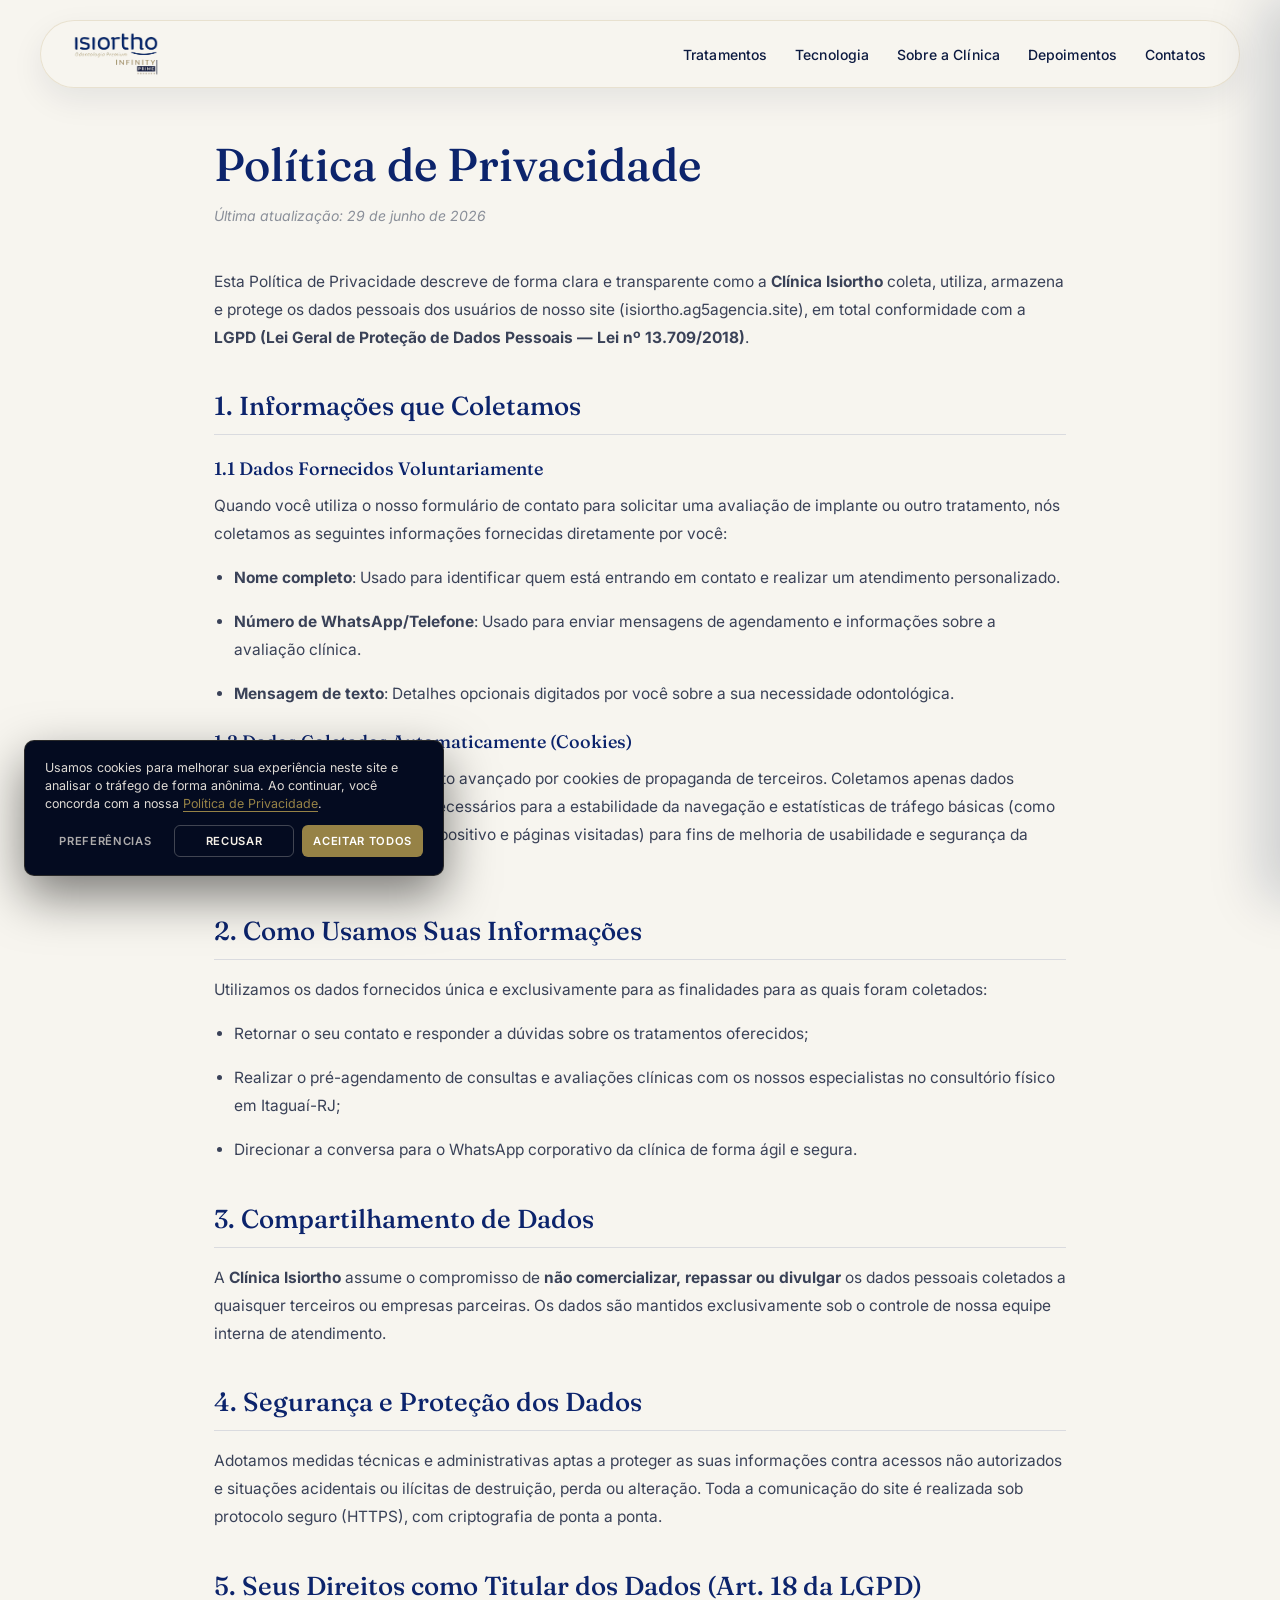
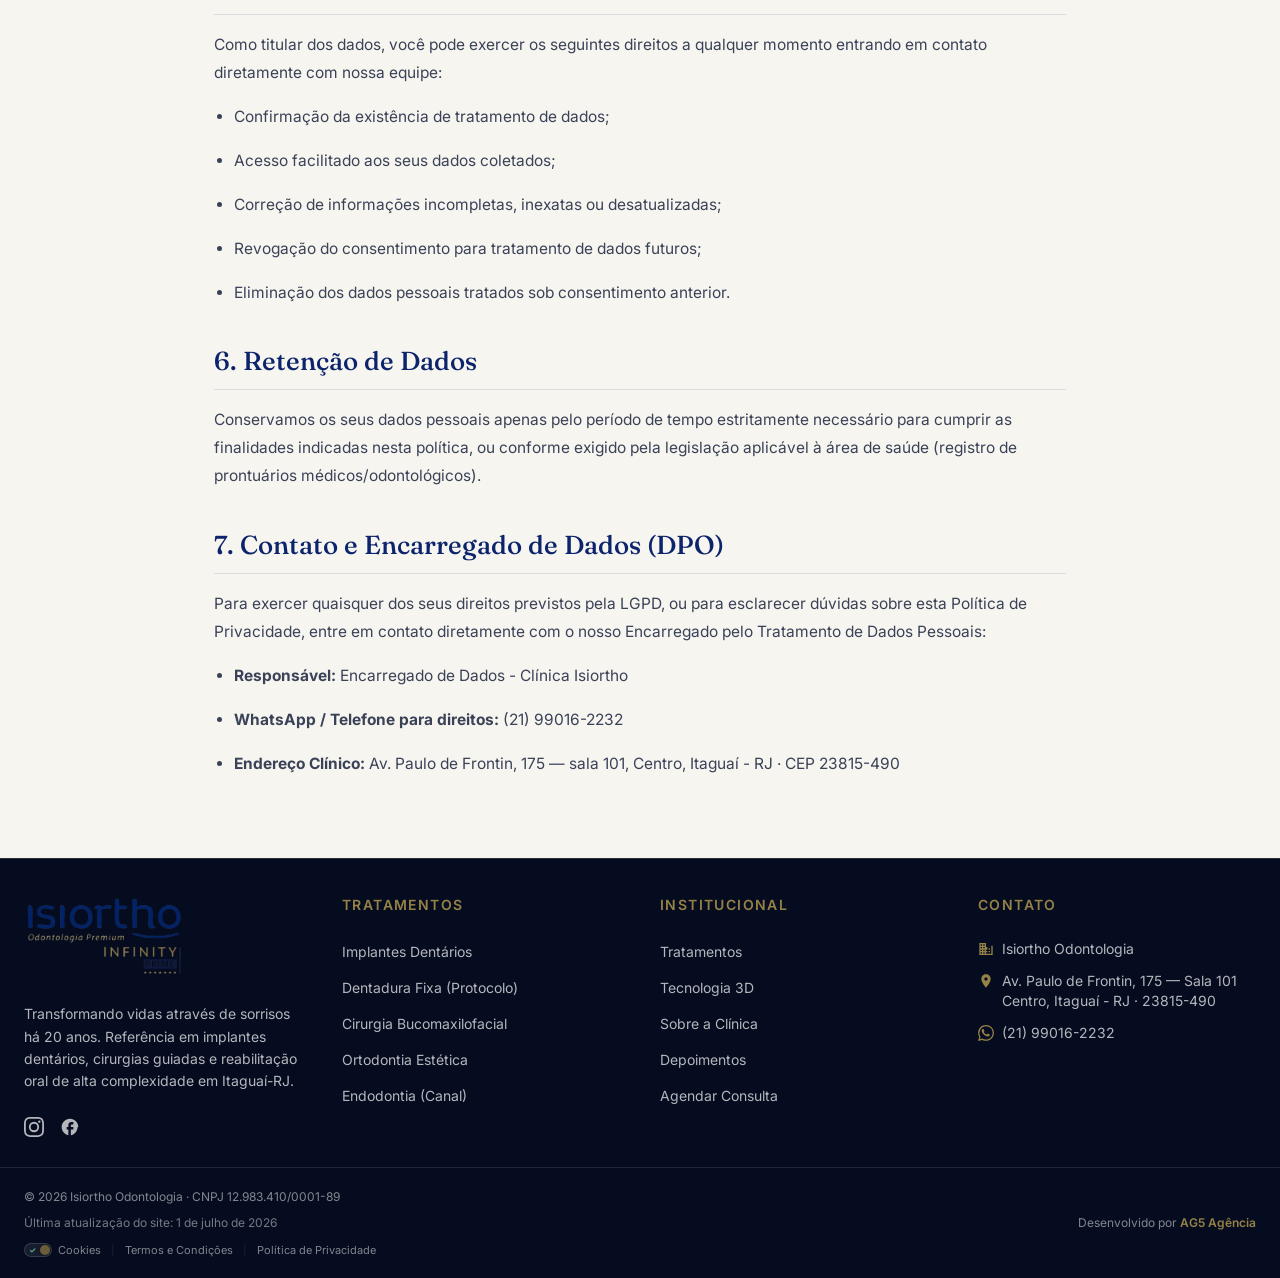
<file: politica-de-privacidade.html>
<!DOCTYPE html>
<html lang="pt-BR">
<head>
  <meta charset="UTF-8">
  <meta name="viewport" content="width=device-width, initial-scale=1.0">
  <title>Política de Privacidade - Clínica Isiortho</title>
  <meta name="description" content="Diretrizes de privacidade e proteção de dados da Clínica Isiortho Odontologia Premium, em total conformidade com a LGPD.">
  <link rel="shortcut icon" href="Assets/favicon-isiortho.ico" type="image/x-icon">
  <link rel="preconnect" href="https://fonts.googleapis.com">
  <link rel="preconnect" href="https://fonts.gstatic.com" crossorigin>
  <link href="https://fonts.googleapis.com/css2?family=Fraunces:ital,opsz,wght@0,9..144,400;0,9..144,500;0,9..144,600;0,9..144,700;1,9..144,400;1,9..144,500&family=Inter:wght@400;500;600;700&display=swap" rel="stylesheet">
  <link rel="stylesheet" href="style.css">
  <link rel="stylesheet" href="cookie-banner.css">

  <!-- ===== CANONICAL & SEO ===== -->
  <link rel="canonical" href="https://isiortho.ag5agencia.site/politica-de-privacidade">
  <meta name="robots" content="index, follow">

  <!-- ===== OPEN GRAPH ===== -->
  <meta property="og:title" content="Política de Privacidade - Isiortho Odontologia Premium">
  <meta property="og:description" content="Diretrizes de privacidade e proteção de dados da Clínica Isiortho, em total conformidade com a LGPD.">
  <meta property="og:image" content="https://isiortho.ag5agencia.site/Assets/logo-desktop-isiortho.webp">
  <meta property="og:url" content="https://isiortho.ag5agencia.site/politica-de-privacidade">
  <meta property="og:type" content="article">
  <meta property="og:locale" content="pt_BR">
  <meta property="og:site_name" content="Isiortho Odontologia Premium">

  <!-- ===== TWITTER CARDS ===== -->
  <meta name="twitter:card" content="summary">
  <meta name="twitter:title" content="Política de Privacidade - Isiortho Odontologia Premium">
  <meta name="twitter:description" content="Diretrizes de privacidade e proteção de dados da Clínica Isiortho, em total conformidade com a LGPD.">

  <!-- ===== SCHEMA: ARTICLE + ORGANIZATION ===== -->
  <script type="application/ld+json">
  {
    "@context": "https://schema.org",
    "@graph": [
      {
        "@type": "Article",
        "headline": "Política de Privacidade - Isiortho Odontologia Premium",
        "description": "Diretrizes de privacidade e proteção de dados da Clínica Isiortho, em total conformidade com a LGPD.",
        "url": "https://isiortho.ag5agencia.site/politica-de-privacidade",
        "inLanguage": "pt-BR",
        "datePublished": "2026-06-29",
        "dateModified": "2026-07-01",
        "author": {
          "@type": "Organization",
          "name": "Isiortho Odontologia Premium",
          "url": "https://isiortho.ag5agencia.site/"
        },
        "publisher": {
          "@type": "Organization",
          "name": "Isiortho Odontologia Premium",
          "logo": {
            "@type": "ImageObject",
            "url": "https://isiortho.ag5agencia.site/Assets/logo-desktop-isiortho.webp"
          }
        }
      },
      {
        "@type": "BreadcrumbList",
        "itemListElement": [
          {
            "@type": "ListItem",
            "position": 1,
            "name": "Início",
            "item": "https://isiortho.ag5agencia.site/"
          },
          {
            "@type": "ListItem",
            "position": 2,
            "name": "Política de Privacidade",
            "item": "https://isiortho.ag5agencia.site/politica-de-privacidade"
          }
        ]
      }
    ]
  }
  </script>
  <style>
    .legal-content {
      max-width: 900px;
      margin: 140px auto 80px;
      padding: 0 24px;
      color: var(--text);
    }
    .legal-content h1 {
      font-family: var(--font-title);
      font-weight: 500;
      color: var(--navy);
      font-size: clamp(32px, 4vw, 46px);
      line-height: 1.1;
      margin-bottom: 12px;
    }
    .legal-content .update-date {
      font-size: 14px;
      font-style: italic;
      color: var(--gray);
      margin-bottom: 40px;
    }
    .legal-content h2 {
      font-family: var(--font-title);
      font-weight: 500;
      color: var(--navy);
      font-size: clamp(20px, 2.5vw, 26px);
      margin-top: 36px;
      margin-bottom: 16px;
      border-bottom: 1px solid rgba(12, 36, 108, 0.12);
      padding-bottom: 8px;
    }
    .legal-content h3 {
      font-family: var(--font-title);
      font-weight: 500;
      color: var(--navy);
      font-size: 18px;
      margin-top: 20px;
      margin-bottom: 10px;
    }
    .legal-content p, .legal-content li {
      font-size: 15.5px;
      line-height: 1.8;
      margin-bottom: 16px;
    }
    .legal-content ul {
      margin-left: 20px;
      margin-bottom: 16px;
    }
    .nav.is-solid-always {
      background: rgba(247, 245, 239, 0.92);
      backdrop-filter: blur(16px) saturate(1.3);
      border-color: rgba(201, 182, 140, 0.32);
      box-shadow: 0 12px 32px rgba(12, 26, 64, 0.08);
    }
  </style>
</head>
<body>

<!-- Skip link for accessibility -->
<a href="#conteudo-principal" class="skip-link">Pular para o conteúdo principal</a>

<!-- NAVBAR -->
<header class="nav is-solid-always" id="nav">
  <a href="/" class="nav__logo">
    <picture>
      <source media="(max-width: 920px)" srcset="Assets/logo-mobile-isiortho.webp">
      <img src="Assets/logo-desktop-isiortho.webp" alt="Isiortho Odontologia Premium" width="200" height="46">
    </picture>
  </a>
  <nav class="nav__links" aria-label="Navegação principal">
    <a href="/#servicos">Tratamentos</a>
    <a href="/#tecnologia">Tecnologia</a>
    <a href="/#sobre">Sobre a Clínica</a>
    <a href="/#depoimentos">Depoimentos</a>
    <a href="/#contato">Contatos</a>
  </nav>
  <button class="nav__burger" id="navBurger" aria-label="Abrir menu" aria-expanded="false" aria-controls="drawer">
    <span></span><span></span><span></span>
  </button>
</header>

<main id="conteudo-principal" class="legal-content">
  <h1>Política de Privacidade</h1>
  <p class="update-date">Última atualização: 29 de junho de 2026</p>
  <p>Esta Política de Privacidade descreve de forma clara e transparente como a <strong>Clínica Isiortho</strong> coleta, utiliza, armazena e protege os dados pessoais dos usuários de nosso site (isiortho.ag5agencia.site), em total conformidade com a <strong>LGPD (Lei Geral de Proteção de Dados Pessoais — Lei nº 13.709/2018)</strong>.</p>

  <section>
    <h2>1. Informações que Coletamos</h2>
    <h3>1.1 Dados Fornecidos Voluntariamente</h3>
    <p>Quando você utiliza o nosso formulário de contato para solicitar uma avaliação de implante ou outro tratamento, nós coletamos as seguintes informações fornecidas diretamente por você:</p>
    <ul>
      <li><strong>Nome completo</strong>: Usado para identificar quem está entrando em contato e realizar um atendimento personalizado.</li>
      <li><strong>Número de WhatsApp/Telefone</strong>: Usado para enviar mensagens de agendamento e informações sobre a avaliação clínica.</li>
      <li><strong>Mensagem de texto</strong>: Detalhes opcionais digitados por você sobre a sua necessidade odontológica.</li>
    </ul>
    
    <h3>1.2 Dados Coletados Automaticamente (Cookies)</h3>
    <p>Este site não utiliza rastreamento avançado por cookies de propaganda de terceiros. Coletamos apenas dados técnicos básicos e anônimos necessários para a estabilidade da navegação e estatísticas de tráfego básicas (como navegador utilizado, tipo de dispositivo e páginas visitadas) para fins de melhoria de usabilidade e segurança da aplicação.</p>
  </section>

  <section>
    <h2>2. Como Usamos Suas Informações</h2>
    <p>Utilizamos os dados fornecidos única e exclusivamente para as finalidades para as quais foram coletados:</p>
    <ul>
      <li>Retornar o seu contato e responder a dúvidas sobre os tratamentos oferecidos;</li>
      <li>Realizar o pré-agendamento de consultas e avaliações clínicas com os nossos especialistas no consultório físico em Itaguaí-RJ;</li>
      <li>Direcionar a conversa para o WhatsApp corporativo da clínica de forma ágil e segura.</li>
    </ul>
  </section>

  <section>
    <h2>3. Compartilhamento de Dados</h2>
    <p>A <strong>Clínica Isiortho</strong> assume o compromisso de <strong>não comercializar, repassar ou divulgar</strong> os dados pessoais coletados a quaisquer terceiros ou empresas parceiras. Os dados são mantidos exclusivamente sob o controle de nossa equipe interna de atendimento.</p>
  </section>

  <section>
    <h2>4. Segurança e Proteção dos Dados</h2>
    <p>Adotamos medidas técnicas e administrativas aptas a proteger as suas informações contra acessos não autorizados e situações acidentais ou ilícitas de destruição, perda ou alteração. Toda a comunicação do site é realizada sob protocolo seguro (HTTPS), com criptografia de ponta a ponta.</p>
  </section>

  <section>
    <h2>5. Seus Direitos como Titular dos Dados (Art. 18 da LGPD)</h2>
    <p>Como titular dos dados, você pode exercer os seguintes direitos a qualquer momento entrando em contato diretamente com nossa equipe:</p>
    <ul>
      <li>Confirmação da existência de tratamento de dados;</li>
      <li>Acesso facilitado aos seus dados coletados;</li>
      <li>Correção de informações incompletas, inexatas ou desatualizadas;</li>
      <li>Revogação do consentimento para tratamento de dados futuros;</li>
      <li>Eliminação dos dados pessoais tratados sob consentimento anterior.</li>
    </ul>
  </section>

  <section>
    <h2>6. Retenção de Dados</h2>
    <p>Conservamos os seus dados pessoais apenas pelo período de tempo estritamente necessário para cumprir as finalidades indicadas nesta política, ou conforme exigido pela legislação aplicável à área de saúde (registro de prontuários médicos/odontológicos).</p>
  </section>

  <section>
    <h2>7. Contato e Encarregado de Dados (DPO)</h2>
    <p>Para exercer quaisquer dos seus direitos previstos pela LGPD, ou para esclarecer dúvidas sobre esta Política de Privacidade, entre em contato diretamente com o nosso Encarregado pelo Tratamento de Dados Pessoais:</p>
    <ul>
      <li><strong>Responsável:</strong> Encarregado de Dados - Clínica Isiortho</li>
      <li><strong>WhatsApp / Telefone para direitos:</strong> (21) 99016-2232</li>
      <li><strong>Endereço Clínico:</strong> Av. Paulo de Frontin, 175 — sala 101, Centro, Itaguaí - RJ · CEP 23815-490</li>
    </ul>
  </section>
</main>

<!-- FOOTER -->
<footer class="footer">
  <div class="footer-main">
    <!-- Coluna 1: Marca -->
    <div class="footer-brand">
      <img src="Assets/logo-desktop-isiortho.webp" alt="Isiortho Odontologia Premium" class="footer-logo" width="200" height="46">
      <p class="footer-brand-desc">Transformando vidas através de sorrisos há 20 anos. Referência em implantes dentários, cirurgias guiadas e reabilitação oral de alta complexidade em Itaguaí-RJ.</p>
      <div class="footer-social">
        <a href="https://www.instagram.com/isiorthoitaguai/" target="_blank" rel="noopener noreferrer" aria-label="Instagram">
          <svg viewBox="0 0 24 24" width="20" height="20" fill="currentColor"><path d="M12 2.163c3.204 0 3.584.012 4.85.07 3.252.148 4.771 1.691 4.919 4.919.058 1.265.069 1.645.069 4.849 0 3.205-.012 3.584-.069 4.849-.149 3.225-1.664 4.771-4.919 4.919-1.266.058-1.644.07-4.85.07-3.204 0-3.584-.012-4.849-.07-3.26-.149-4.771-1.699-4.919-4.92-.058-1.265-.07-1.644-.07-4.849 0-3.204.013-3.583.07-4.849.149-3.227 1.664-4.771 4.919-4.919 1.266-.057 1.645-.069 4.849-.069zM12 0C8.741 0 8.333.014 7.053.072 2.695.272.273 2.69.073 7.051C.014 8.333 0 8.741 0 12c0 3.259.014 3.668.072 4.948.2 4.358 2.618 6.78 6.98 6.98 1.281.058 1.689.072 4.948.072 3.259 0 3.668-.014 4.948-.072 4.354-.2 6.782-2.618 6.979-6.98.059-1.28.073-1.689.073-4.948 0-3.259-.014-3.667-.072-4.947-.196-4.354-2.617-6.78-6.979-6.98C15.668.014 15.259 0 12 0zm0 5.838a6.162 6.162 0 1 0 0 12.324 6.162 6.162 0 0 0 0-12.324zM12 16a4 4 0 1 1 0-8 4 4 0 0 1 0 8zm6.406-11.845a1.44 1.44 0 1 0 0 2.881 1.44 1.44 0 0 0 0-2.881z"/></svg>
        </a>
        <a href="https://web.facebook.com/isiortho/" target="_blank" rel="noopener noreferrer" aria-label="Facebook">
          <svg viewBox="0 0 24 24" width="20" height="20" fill="currentColor"><path d="M22 12c0-5.52-4.48-10-10-10S2 6.48 2 12c0 4.84 3.44 8.87 8 9.8V15H8v-3h2V9.5C10 7.57 11.57 6 13.5 6H16v3h-2c-.55 0-1 .45-1 1v2h3v3h-3v6.95c4.56-.93 8-4.96 8-9.75z"/></svg>
        </a>
      </div>
    </div>

    <!-- Coluna 2: Links Rápidos (Tratamentos) -->
    <div class="footer-links">
      <h4>Tratamentos</h4>
      <ul>
        <li><a href="/#servicos">Implantes Dentários</a></li>
        <li><a href="/#servicos">Dentadura Fixa (Protocolo)</a></li>
        <li><a href="/#servicos">Cirurgia Bucomaxilofacial</a></li>
        <li><a href="/#servicos">Ortodontia Estética</a></li>
        <li><a href="/#servicos">Endodontia (Canal)</a></li>
      </ul>
    </div>

    <!-- Coluna 3: Links Rápidos (Institucional) -->
    <div class="footer-links">
      <h4>Institucional</h4>
      <ul>
        <li><a href="/#servicos">Tratamentos</a></li>
        <li><a href="/#tecnologia">Tecnologia 3D</a></li>
        <li><a href="/#sobre">Sobre a Clínica</a></li>
        <li><a href="/#depoimentos">Depoimentos</a></li>
        <li><a href="/#contato">Agendar Consulta</a></li>
      </ul>
    </div>

    <!-- Coluna 4: Contato (Ordem Obrigatória) -->
    <div class="footer-contact">
      <h4>Contato</h4>
      <ul>
        <!-- 1. Nome da empresa com link clicável -->
        <li>
          <a href="https://search.google.com/local/writereview?placeid=ChIJI_O5v4n4mwARbOdi-g7_7yU" target="_blank" rel="noopener noreferrer">
            <svg viewBox="0 0 24 24" width="16" height="16" fill="currentColor"><path d="M12 7V3H2v18h20V7H12zM6 19H4v-2h2v2zm0-4H4v-2h2v2zm0-4H4V9h2v2zm0-4H4V5h2v2zm4 12H8v-2h2v2zm0-4H8v-2h2v2zm0-4H8V9h2v2zm0-4H8V5h2v2zm10 12h-8v-2h2v-2h-2v-2h2V9h-2V7h8v12zm-2-8h-2v2h2v-2zm0 4h-2v2h2v-2z"/></svg>
            <span>Isiortho Odontologia</span>
          </a>
        </li>
        <!-- 2. Endereço clicável para Maps -->
        <li>
          <a href="https://www.google.com/maps?daddr=Av.+Paulo+de+Frontin,+175+-+101+-+Centro,+Itagua%C3%AD+-+RJ,+23815-490" target="_blank" rel="noopener noreferrer">
            <svg viewBox="0 0 24 24" width="16" height="16" fill="currentColor"><path d="M12 2C8.13 2 5 5.13 5 9c0 5.25 7 13 7 13s7-7.75 7-13c0-3.87-3.13-7-7-7zm0 9.5c-1.38 0-2.5-1.12-2.5-2.5s1.12-2.5 2.5-2.5 2.5 1.12 2.5 2.5-1.12 2.5-2.5 2.5z"/></svg>
            <span>Av. Paulo de Frontin, 175 — Sala 101<br>Centro, Itaguaí - RJ · 23815-490</span>
          </a>
        </li>
        <!-- 3. Telefone/WhatsApp com ícone do WhatsApp -->
        <li>
          <a href="https://wa.me/5521990162232?text=Ol%C3%A1%2C%20vim%20atrav%C3%A9s%20do%20site%20e%20gostaria%20de%20uma%20informa%C3%A7%C3%A3o." target="_blank" rel="noopener noreferrer">
            <svg viewBox="0 0 24 24" width="16" height="16" fill="currentColor"><path d="M.06 24l1.68-6.13A11.86 11.86 0 0 1 .14 11.9C.14 5.34 5.48 0 12.04 0a11.82 11.82 0 0 1 8.4 3.49 11.8 11.8 0 0 1 3.48 8.42c0 6.56-5.34 11.9-11.9 11.9a11.9 11.9 0 0 1-5.68-1.45L.06 24zM6.6 20.13c1.68 1 3.28 1.6 5.43 1.6 5.45 0 9.9-4.43 9.9-9.9a9.9 9.9 0 0 0-16.9-7A9.82 9.82 0 0 0 2.14 11.9c0 2.24.63 3.92 1.7 5.6l-1 3.63 3.76-1zM17.5 14.3c-.07-.12-.27-.2-.56-.34-.3-.15-1.76-.87-2.03-.97-.27-.1-.47-.15-.67.15-.2.3-.77.97-.94 1.16-.17.2-.35.22-.64.07-.3-.15-1.25-.46-2.38-1.47-.88-.78-1.47-1.76-1.65-2.06-.17-.3-.02-.46.13-.6.13-.14.3-.35.45-.52.15-.18.2-.3.3-.5.1-.2.05-.37-.02-.52-.08-.15-.67-1.6-.92-2.2-.24-.58-.49-.5-.67-.5l-.57-.02c-.2 0-.52.07-.8.37-.27.3-1.04 1.02-1.04 2.48s1.07 2.88 1.22 3.08c.15.2 2.1 3.2 5.08 4.49.71.3 1.26.49 1.7.63.71.22 1.36.2 1.87.12.57-.08 1.76-.72 2-1.41.25-.7.25-1.29.18-1.41z"/></svg>
            <span>(21) 99016-2232</span>
          </a>
        </li>
      </ul>
    </div>
  </div>

  <div class="footer-bottom">
    <div class="footer-container">
      <div class="footer-credits-left">
        <span class="footer-copyright">&copy; 2026 Isiortho Odontologia · CNPJ 12.983.410/0001-89</span>
        <span class="footer-last-updated" style="display:block;font-size:12px;color:rgba(255,255,255,0.45);margin-top:4px;">Última atualização do site: 1 de julho de 2026</span>
        <div class="footer-legal-links">
          <a href="#" id="ck-prefs-link" style="text-decoration:none; color:inherit; display:inline-flex; align-items:center; gap:6px;">
            <span id="cookie-toggle" style="display:inline-flex; align-items:center; width:28px; height:14px; background:rgba(255,255,255,0.1); border-radius:10px; padding:2px; border:1px solid rgba(255,255,255,0.2); position:relative; font-size:8px; font-weight:bold;">
              <span style="color:#86EFAC; margin-left:2px;">✓</span>
              <span style="color:#FCA5A5; margin-left:auto; margin-right:2px;">✕</span>
              <span id="cookie-toggle-dot" style="position:absolute; left:15px; width:10px; height:10px; background:var(--gold); border-radius:50%; box-shadow:0 0 5px rgba(0,0,0,0.3); transition:left 0.2s ease;"></span>
            </span>
            <span>Cookies</span>
          </a>
          <span class="footer-legal-sep">|</span>
          <a href="/termos-e-condicoes">Termos e Condições</a>
          <span class="footer-legal-sep">|</span>
          <a href="/politica-de-privacidade">Política de Privacidade</a>
        </div>
      </div>
      <div class="footer-credits-right">
        <span>Desenvolvido por <a href="https://www.ag5agencia.com.br" target="_blank" rel="noopener noreferrer">AG5 Agência</a></span>
      </div>
    </div>
  </div>
</footer>

<!-- MENU MOBILE (DRAWER) -->
<div class="drawer-overlay" id="drawerOverlay"></div>
<aside class="drawer" id="drawer" aria-hidden="true" aria-label="Menu de navegação">
  <div class="drawer__head">
    <a href="/" class="drawer__logo-link" id="drawerLogo">
      <img src="Assets/logo-desktop-isiortho.webp" alt="Isiortho Odontologia Premium" class="drawer__logo" width="200" height="46">
    </a>
    <button class="drawer__close" id="drawerClose" aria-label="Fechar menu">&times;</button>
  </div>
  <nav class="drawer__links" aria-label="Navegação móvel">
    <a href="/#servicos">Tratamentos</a>
    <a href="/#tecnologia">Tecnologia</a>
    <a href="/#sobre">Sobre a Clínica</a>
    <a href="/#depoimentos">Depoimentos</a>
    <a href="/#contato">Contatos</a>
  </nav>
  <a href="https://wa.me/5521990162232?text=Ol%C3%A1%2C%20vim%20atrav%C3%A9s%20do%20site%20e%20gostaria%20de%20uma%20informa%C3%A7%C3%A3o." target="_blank" rel="noopener noreferrer" class="btn-cta drawer__cta"><svg class="btn-wa-ic" viewBox="0 0 24 24" fill="currentColor" aria-hidden="true"><path d="M.06 24l1.68-6.13A11.86 11.86 0 0 1 .14 11.9C.14 5.34 5.48 0 12.04 0a11.82 11.82 0 0 1 8.4 3.49 11.8 11.8 0 0 1 3.48 8.42c0 6.56-5.34 11.9-11.9 11.9a11.9 11.9 0 0 1-5.68-1.45L.06 24zM6.6 20.13c1.68 1 3.28 1.6 5.43 1.6 5.45 0 9.9-4.43 9.9-9.9a9.9 9.9 0 0 0-16.9-7A9.82 9.82 0 0 0 2.14 11.9c0 2.24.63 3.92 1.7 5.6l-1 3.63 3.76-1zM17.5 14.3c-.07-.12-.27-.2-.56-.34-.3-.15-1.76-.87-2.03-.97-.27-.1-.47-.15-.67.15-.2.3-.77.97-.94 1.16-.17.2-.35.22-.64.07-.3-.15-1.25-.46-2.38-1.47-.88-.78-1.47-1.76-1.65-2.06-.17-.3-.02-.46.13-.6.13-.14.3-.35.45-.52.15-.18.2-.3.3-.5.1-.2.05-.37-.02-.52-.08-.15-.67-1.6-.92-2.2-.24-.58-.49-.5-.67-.5l-.57-.02c-.2 0-.52.07-.8.37-.27.3-1.04 1.02-1.04 2.48s1.07 2.88 1.22 3.08c.15.2 2.1 3.2 5.08 4.49.71.3 1.26.49 1.7.63.71.22 1.36.2 1.87.12.57-.08 1.76-.72 2-1.41.25-.7.25-1.29.18-1.41z"/></svg>Agendar avaliação</a>
</aside>

<!-- WhatsApp Premium Experience -->
<div class="wa-premium-container">
    <!-- Balão de Mensagem Glassmorphism -->
    <div id="wa-message-bubble" class="wa-bubble">
        <button class="wa-close" id="wa-close-btn" aria-label="Fechar">&times;</button>
        
        <div class="wa-content">
            <div class="wa-header">
                <div class="wa-avatar-wrapper">
                    <img src="Assets/avatar-wa-isiortho.webp" alt="Atendimento Isiortho" class="wa-avatar">
                </div>
                <div class="wa-info">
                    <span class="wa-name">Atendimento Isiortho</span>
                </div>
            </div>

            <!-- Estado de Digitação -->
            <div id="wa-typing" class="wa-typing">
                <span></span><span></span><span></span>
            </div>

            <!-- Mensagem Real (Escondida inicialmente) -->
            <div id="wa-real-message" class="wa-message-text" style="display: none;">
                <p>Olá! Gostaria de tirar dúvidas sobre implantes dentários ou agendar uma avaliação com nossos especialistas?</p>
            </div>
        </div>
    </div>
    
    <!-- Botão Flutuante Orgânico (Mantido Circular) -->
    <a href="https://wa.me/5521990162232?text=Ol%C3%A1%2C%20vim%20atrav%C3%A9s%20do%20site%20e%20gostaria%20de%20uma%20informa%C3%A7%C3%A3o." class="wa-float-btn" target="_blank" rel="noopener noreferrer" id="wa-main-btn" role="button" aria-label="Falar pelo WhatsApp">
        <svg viewBox="0 0 16 16" width="30" height="30" fill="currentColor">
            <path d="M13.601 2.326A7.85 7.85 0 0 0 7.994 0C3.627 0 .068 3.558.064 7.926c0 1.399.366 2.76 1.057 3.965L0 16l4.204-1.102a7.9 7.9 0 0 0 3.79.965h.004c4.368 0 7.926-3.558 7.93-7.93A7.9 7.9 0 0 0 13.6 2.326zM7.994 14.521a6.6 6.6 0 0 1-3.356-.92l-.24-.144-2.494.654.666-2.433-.156-.251a6.56 6.56 0 0 1-1.007-3.505c0-3.626 2.957-6.584 6.591-6.584a6.56 6.56 0 0 1 4.66 1.931 6.56 6.56 0 0 1 1.928 4.66c-.004 3.639-2.961 6.592-6.592 6.592m3.615-4.934c-.197-.099-1.17-.578-1.353-.646-.182-.065-.315-.099-.445.099-.133.197-.513.646-.627.775-.114.133-.232.148-.43.05-.197-.1-.836-.308-1.592-.985-.59-.525-.985-1.175-1.103-1.372-.114-.198-.011-.304.088-.403.087-.088.197-.232.296-.346.1-.114.133-.198.198-.33.065-.134.034-.248-.015-.347-.05-.099-.445-1.076-.612-1.47-.16-.389-.323-.335-.445-.34-.114-.007-.247-.007-.38-.007a.73.73 0 0 0-.529.247c-.182.198-.691.677-.691 1.654s.71 1.916.81 2.049c.098.133 1.394 2.132 3.383 2.992.47.205.84.326 1.129.418.475.152.904.129 1.246.08.38-.058 1.171-.48 1.338-.943.164-.464.164-.86.114-.943-.049-.084-.182-.133-.38-.232"/>
        </svg>
        <span class="wa-badge" id="wa-notification">1</span>
    </a>
</div>

<!-- ========== COOKIE BANNER (LGPD/GDPR) ========== -->
<div id="ck-banner" class="ck-banner" role="dialog" aria-modal="true" aria-label="Aviso de cookies" aria-live="polite" aria-hidden="true">
    <div class="ck-banner__inner">
        <div class="ck-banner__content">
            <p class="ck-banner__text">
                Usamos cookies para melhorar sua experiência neste site e analisar o tráfego de forma anônima. Ao continuar, você concorda com a nossa
                <a href="politica-de-privacidade.html" class="ck-banner__link">Política de Privacidade</a>.
            </p>
        </div>
        <div class="ck-banner__actions">
            <button id="ck-customize" class="ck-btn ck-btn--ghost">Preferências</button>
            <button id="ck-reject" class="ck-btn ck-btn--outline">Recusar</button>
            <button id="ck-accept-all" class="ck-btn ck-btn--primary">Aceitar Todos</button>
        </div>
    </div>
</div>

<!-- ========== MODAL DE PERSONALIZAÇÃO ========== -->
<div id="ck-modal" class="ck-modal" role="dialog" aria-modal="true" aria-label="Personalizar preferências de cookies" aria-hidden="true">
    <div class="ck-modal__overlay" id="ck-modal-overlay"></div>
    <div class="ck-modal__box">

        <div class="ck-modal__header">
            <h2 class="ck-modal__title">Personalizar preferências de consentimento</h2>
            <button class="ck-modal__close" id="ck-modal-close" aria-label="Fechar modal">
                <svg width="18" height="18" viewBox="0 0 24 24" fill="none" aria-hidden="true">
                    <path d="M18 6L6 18M6 6l12 12" stroke="currentColor" stroke-width="2" stroke-linecap="round" stroke-linejoin="round" />
                </svg>
            </button>
        </div>

        <div class="ck-modal__body">
            <p class="ck-modal__intro">
                Utilizamos cookies para ajudar você a navegar com eficiência e executar certas funções.
                Os cookies classificados como <strong>"Necessário"</strong> são essenciais para o
                funcionamento básico do site e não podem ser desativados.
            </p>

            <div class="ck-category">
                <div class="ck-category__header">
                    <div class="ck-category__info">
                        <h3 class="ck-category__name">Necessário</h3>
                        <p class="ck-category__desc">
                            Essenciais para o funcionamento do site. Não armazenam dados pessoalmente identificáveis.
                        </p>
                    </div>
                    <span class="ck-category__badge">Sempre ativo</span>
                </div>
            </div>

            <div class="ck-category">
                <div class="ck-category__header">
                    <div class="ck-category__info">
                        <h3 class="ck-category__name">Funcional</h3>
                        <p class="ck-category__desc">
                            Ajudam a executar funcionalidades como compartilhamento em mídia social e recursos de terceiros.
                        </p>
                    </div>
                    <label class="ck-toggle" aria-label="Ativar cookies funcionais">
                        <input type="checkbox" id="ck-functional" name="functional">
                        <span class="ck-toggle__slider"></span>
                    </label>
                </div>
            </div>

            <div class="ck-category">
                <div class="ck-category__header">
                    <div class="ck-category__info">
                        <h3 class="ck-category__name">Analítico</h3>
                        <p class="ck-category__desc">
                            Usados para entender como os visitantes interagem com o site (visitantes, taxa de rejeição, etc.).
                        </p>
                    </div>
                    <label class="ck-toggle" aria-label="Ativar cookies analíticos">
                        <input type="checkbox" id="ck-analytics" name="analytics">
                        <span class="ck-toggle__slider"></span>
                    </label>
                </div>
            </div>

            <div class="ck-category">
                <div class="ck-category__header">
                    <div class="ck-category__info">
                        <h3 class="ck-category__name">Desempenho</h3>
                        <p class="ck-category__desc">
                            Analisam índices de desempenho do site para oferecer melhor experiência ao visitante.
                        </p>
                    </div>
                    <label class="ck-toggle" aria-label="Ativar cookies de desempenho">
                        <input type="checkbox" id="ck-performance" name="performance">
                        <span class="ck-toggle__slider"></span>
                    </label>
                </div>
            </div>

            <div class="ck-category">
                <div class="ck-category__header">
                    <div class="ck-category__info">
                        <h3 class="ck-category__name">Publicidade</h3>
                        <p class="ck-category__desc">
                            Entregam anúncios personalizados com base nas páginas visitadas anteriormente.
                        </p>
                    </div>
                    <label class="ck-toggle" aria-label="Ativar cookies de publicidade">
                        <input type="checkbox" id="ck-advertising" name="advertising">
                        <span class="ck-toggle__slider"></span>
                    </label>
                </div>
            </div>

        </div>

        <div class="ck-modal__footer">
            <button id="ck-modal-save" class="ck-btn ck-btn--ghost">Salvar Preferências</button>
            <button id="ck-modal-accept-all" class="ck-btn ck-btn--primary">Aceitar Todos</button>
        </div>

    </div>
</div>

<button id="ck-prefs-btn" class="ck-prefs-btn" aria-label="Preferências de cookies" style="display:none;">Cookies</button>

<script src="script.js" defer></script>
<script src="cookie-banner.js" defer></script>
<script src="https://control-blog.ag5agencia.site/r.js" data-c="isiortho" defer></script>
</body>
</html>
</file>
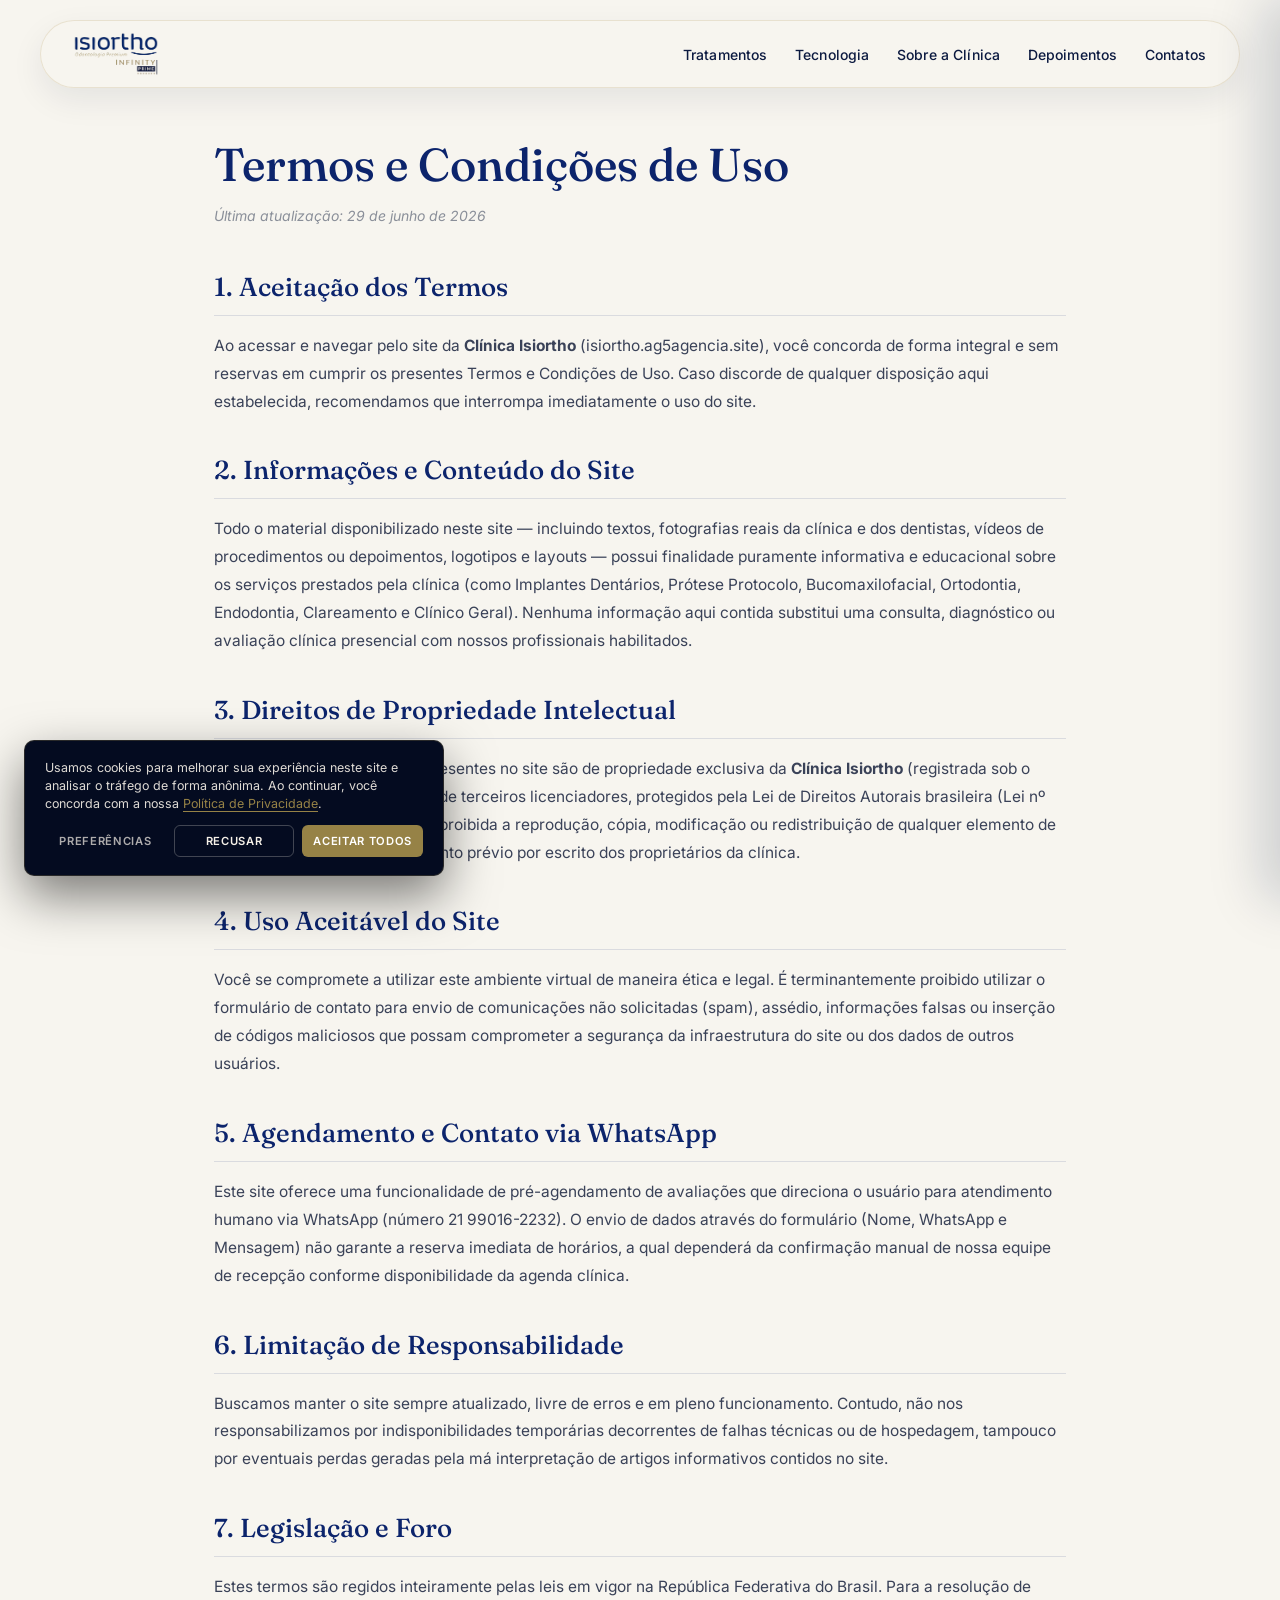
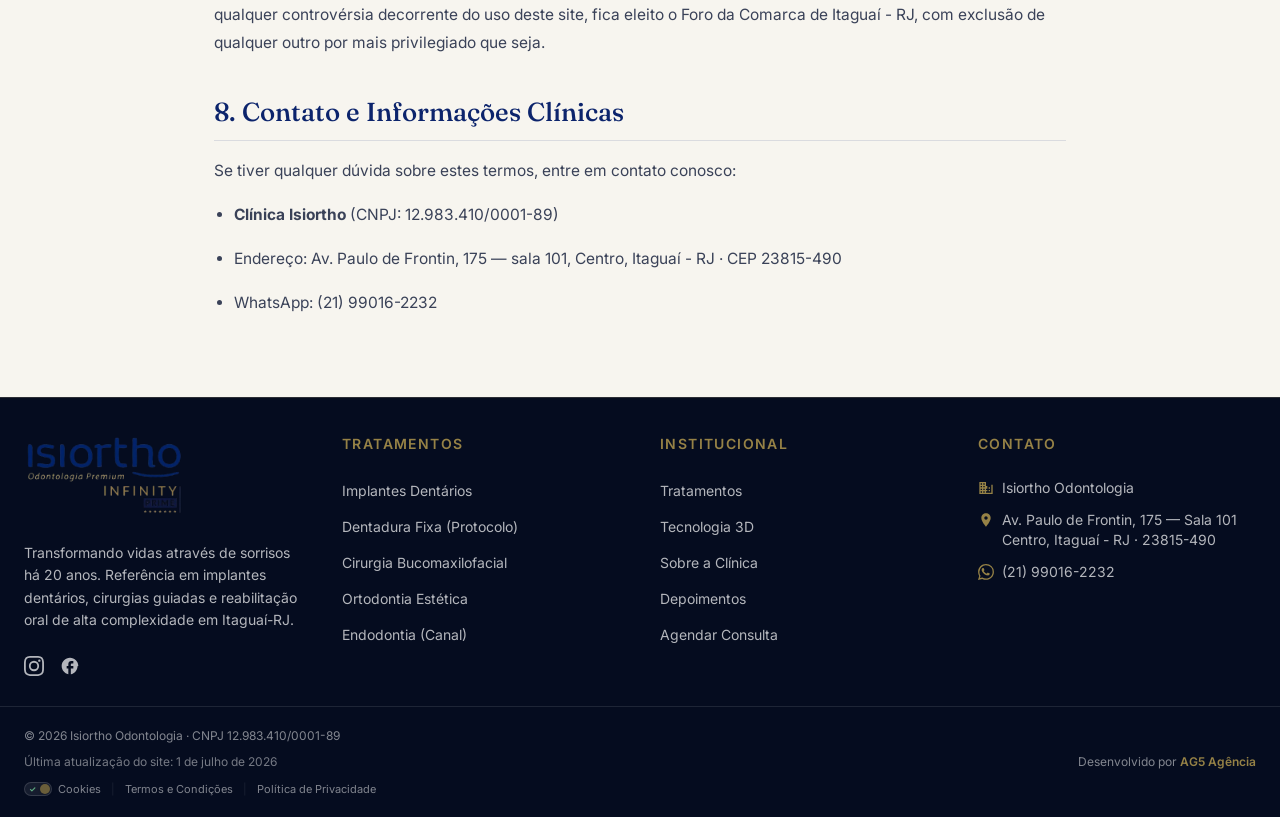
<file: termos-e-condicoes.html>
<!DOCTYPE html>
<html lang="pt-BR">
<head>
  <meta charset="UTF-8">
  <meta name="viewport" content="width=device-width, initial-scale=1.0">
  <title>Termos e Condições de Uso - Clínica Isiortho</title>
  <meta name="description" content="Termos e condições de uso da Clínica Isiortho Odontologia Premium em Itaguaí-RJ.">
  <link rel="shortcut icon" href="Assets/favicon-isiortho.ico" type="image/x-icon">
  <link rel="preconnect" href="https://fonts.googleapis.com">
  <link rel="preconnect" href="https://fonts.gstatic.com" crossorigin>
  <link href="https://fonts.googleapis.com/css2?family=Fraunces:ital,opsz,wght@0,9..144,400;0,9..144,500;0,9..144,600;0,9..144,700;1,9..144,400;1,9..144,500&family=Inter:wght@400;500;600;700&display=swap" rel="stylesheet">
  <link rel="stylesheet" href="style.css">
  <link rel="stylesheet" href="cookie-banner.css">

  <!-- ===== CANONICAL & SEO ===== -->
  <link rel="canonical" href="https://isiortho.ag5agencia.site/termos-e-condicoes">
  <meta name="robots" content="index, follow">

  <!-- ===== OPEN GRAPH ===== -->
  <meta property="og:title" content="Termos e Condições de Uso - Isiortho Odontologia Premium">
  <meta property="og:description" content="Termos e condições de uso da Clínica Isiortho Odontologia Premium em Itaguaí-RJ.">
  <meta property="og:image" content="https://isiortho.ag5agencia.site/Assets/logo-desktop-isiortho.webp">
  <meta property="og:url" content="https://isiortho.ag5agencia.site/termos-e-condicoes">
  <meta property="og:type" content="article">
  <meta property="og:locale" content="pt_BR">
  <meta property="og:site_name" content="Isiortho Odontologia Premium">

  <!-- ===== TWITTER CARDS ===== -->
  <meta name="twitter:card" content="summary">
  <meta name="twitter:title" content="Termos e Condições de Uso - Isiortho Odontologia Premium">
  <meta name="twitter:description" content="Termos e condições de uso da Clínica Isiortho Odontologia Premium em Itaguaí-RJ.">

  <!-- ===== SCHEMA: ARTICLE + BREADCRUMB ===== -->
  <script type="application/ld+json">
  {
    "@context": "https://schema.org",
    "@graph": [
      {
        "@type": "Article",
        "headline": "Termos e Condições de Uso - Isiortho Odontologia Premium",
        "description": "Termos e condições de uso da Clínica Isiortho Odontologia Premium em Itaguaí-RJ.",
        "url": "https://isiortho.ag5agencia.site/termos-e-condicoes",
        "inLanguage": "pt-BR",
        "datePublished": "2026-06-29",
        "dateModified": "2026-07-01",
        "author": {
          "@type": "Organization",
          "name": "Isiortho Odontologia Premium",
          "url": "https://isiortho.ag5agencia.site/"
        },
        "publisher": {
          "@type": "Organization",
          "name": "Isiortho Odontologia Premium",
          "logo": {
            "@type": "ImageObject",
            "url": "https://isiortho.ag5agencia.site/Assets/logo-desktop-isiortho.webp"
          }
        }
      },
      {
        "@type": "BreadcrumbList",
        "itemListElement": [
          {
            "@type": "ListItem",
            "position": 1,
            "name": "Início",
            "item": "https://isiortho.ag5agencia.site/"
          },
          {
            "@type": "ListItem",
            "position": 2,
            "name": "Termos e Condições",
            "item": "https://isiortho.ag5agencia.site/termos-e-condicoes"
          }
        ]
      }
    ]
  }
  </script>
  <style>
    .legal-content {
      max-width: 900px;
      margin: 140px auto 80px;
      padding: 0 24px;
      color: var(--text);
    }
    .legal-content h1 {
      font-family: var(--font-title);
      font-weight: 500;
      color: var(--navy);
      font-size: clamp(32px, 4vw, 46px);
      line-height: 1.1;
      margin-bottom: 12px;
    }
    .legal-content .update-date {
      font-size: 14px;
      font-style: italic;
      color: var(--gray);
      margin-bottom: 40px;
    }
    .legal-content h2 {
      font-family: var(--font-title);
      font-weight: 500;
      color: var(--navy);
      font-size: clamp(20px, 2.5vw, 26px);
      margin-top: 36px;
      margin-bottom: 16px;
      border-bottom: 1px solid rgba(12, 36, 108, 0.12);
      padding-bottom: 8px;
    }
    .legal-content p, .legal-content li {
      font-size: 15.5px;
      line-height: 1.8;
      margin-bottom: 16px;
    }
    .legal-content ul {
      margin-left: 20px;
      margin-bottom: 16px;
    }
    .nav.is-solid-always {
      background: rgba(247, 245, 239, 0.92);
      backdrop-filter: blur(16px) saturate(1.3);
      border-color: rgba(201, 182, 140, 0.32);
      box-shadow: 0 12px 32px rgba(12, 26, 64, 0.08);
    }
  </style>
</head>
<body>

<!-- Skip link for accessibility -->
<a href="#conteudo-principal" class="skip-link">Pular para o conteúdo principal</a>

<!-- NAVBAR -->
<header class="nav is-solid-always" id="nav">
  <a href="/" class="nav__logo">
    <picture>
      <source media="(max-width: 920px)" srcset="Assets/logo-mobile-isiortho.webp">
      <img src="Assets/logo-desktop-isiortho.webp" alt="Isiortho Odontologia Premium" width="200" height="46">
    </picture>
  </a>
  <nav class="nav__links" aria-label="Navegação principal">
    <a href="/#servicos">Tratamentos</a>
    <a href="/#tecnologia">Tecnologia</a>
    <a href="/#sobre">Sobre a Clínica</a>
    <a href="/#depoimentos">Depoimentos</a>
    <a href="/#contato">Contatos</a>
  </nav>
  <button class="nav__burger" id="navBurger" aria-label="Abrir menu" aria-expanded="false" aria-controls="drawer">
    <span></span><span></span><span></span>
  </button>
</header>

<main id="conteudo-principal" class="legal-content">
  <h1>Termos e Condições de Uso</h1>
  <p class="update-date">Última atualização: 29 de junho de 2026</p>

  <section>
    <h2>1. Aceitação dos Termos</h2>
    <p>Ao acessar e navegar pelo site da <strong>Clínica Isiortho</strong> (isiortho.ag5agencia.site), você concorda de forma integral e sem reservas em cumprir os presentes Termos e Condições de Uso. Caso discorde de qualquer disposição aqui estabelecida, recomendamos que interrompa imediatamente o uso do site.</p>
  </section>

  <section>
    <h2>2. Informações e Conteúdo do Site</h2>
    <p>Todo o material disponibilizado neste site — incluindo textos, fotografias reais da clínica e dos dentistas, vídeos de procedimentos ou depoimentos, logotipos e layouts — possui finalidade puramente informativa e educacional sobre os serviços prestados pela clínica (como Implantes Dentários, Prótese Protocolo, Bucomaxilofacial, Ortodontia, Endodontia, Clareamento e Clínico Geral). Nenhuma informação aqui contida substitui uma consulta, diagnóstico ou avaliação clínica presencial com nossos profissionais habilitados.</p>
  </section>

  <section>
    <h2>3. Direitos de Propriedade Intelectual</h2>
    <p>Todos os conteúdos e ativos presentes no site são de propriedade exclusiva da <strong>Clínica Isiortho</strong> (registrada sob o CNPJ 12.983.410/0001-89) ou de terceiros licenciadores, protegidos pela Lei de Direitos Autorais brasileira (Lei nº 9.610/1998). É expressamente proibida a reprodução, cópia, modificação ou redistribuição de qualquer elemento de mídia ou texto sem consentimento prévio por escrito dos proprietários da clínica.</p>
  </section>

  <section>
    <h2>4. Uso Aceitável do Site</h2>
    <p>Você se compromete a utilizar este ambiente virtual de maneira ética e legal. É terminantemente proibido utilizar o formulário de contato para envio de comunicações não solicitadas (spam), assédio, informações falsas ou inserção de códigos maliciosos que possam comprometer a segurança da infraestrutura do site ou dos dados de outros usuários.</p>
  </section>

  <section>
    <h2>5. Agendamento e Contato via WhatsApp</h2>
    <p>Este site oferece uma funcionalidade de pré-agendamento de avaliações que direciona o usuário para atendimento humano via WhatsApp (número 21 99016-2232). O envio de dados através do formulário (Nome, WhatsApp e Mensagem) não garante a reserva imediata de horários, a qual dependerá da confirmação manual de nossa equipe de recepção conforme disponibilidade da agenda clínica.</p>
  </section>

  <section>
    <h2>6. Limitação de Responsabilidade</h2>
    <p>Buscamos manter o site sempre atualizado, livre de erros e em pleno funcionamento. Contudo, não nos responsabilizamos por indisponibilidades temporárias decorrentes de falhas técnicas ou de hospedagem, tampouco por eventuais perdas geradas pela má interpretação de artigos informativos contidos no site.</p>
  </section>

  <section>
    <h2>7. Legislação e Foro</h2>
    <p>Estes termos são regidos inteiramente pelas leis em vigor na República Federativa do Brasil. Para a resolução de qualquer controvérsia decorrente do uso deste site, fica eleito o Foro da Comarca de Itaguaí - RJ, com exclusão de qualquer outro por mais privilegiado que seja.</p>
  </section>

  <section>
    <h2>8. Contato e Informações Clínicas</h2>
    <p>Se tiver qualquer dúvida sobre estes termos, entre em contato conosco:</p>
    <ul>
      <li><strong>Clínica Isiortho</strong> (CNPJ: 12.983.410/0001-89)</li>
      <li>Endereço: Av. Paulo de Frontin, 175 — sala 101, Centro, Itaguaí - RJ · CEP 23815-490</li>
      <li>WhatsApp: (21) 99016-2232</li>
    </ul>
  </section>
</main>

<footer class="footer">
  <div class="footer-main">
    <!-- Coluna 1: Marca -->
    <div class="footer-brand">
      <img src="Assets/logo-desktop-isiortho.webp" alt="Isiortho Odontologia Premium" class="footer-logo" width="200" height="46">
      <p class="footer-brand-desc">Transformando vidas através de sorrisos há 20 anos. Referência em implantes dentários, cirurgias guiadas e reabilitação oral de alta complexidade em Itaguaí-RJ.</p>
      <div class="footer-social">
        <a href="https://www.instagram.com/isiorthoitaguai/" target="_blank" rel="noopener noreferrer" aria-label="Instagram">
          <svg viewBox="0 0 24 24" width="20" height="20" fill="currentColor"><path d="M12 2.163c3.204 0 3.584.012 4.85.07 3.252.148 4.771 1.691 4.919 4.919.058 1.265.069 1.645.069 4.849 0 3.205-.012 3.584-.069 4.849-.149 3.225-1.664 4.771-4.919 4.919-1.266.058-1.644.07-4.85.07-3.204 0-3.584-.012-4.849-.07-3.26-.149-4.771-1.699-4.919-4.92-.058-1.265-.07-1.644-.07-4.849 0-3.204.013-3.583.07-4.849.149-3.227 1.664-4.771 4.919-4.919 1.266-.057 1.645-.069 4.849-.069zM12 0C8.741 0 8.333.014 7.053.072 2.695.272.273 2.69.073 7.051C.014 8.333 0 8.741 0 12c0 3.259.014 3.668.072 4.948.2 4.358 2.618 6.78 6.98 6.98 1.281.058 1.689.072 4.948.072 3.259 0 3.668-.014 4.948-.072 4.354-.2 6.782-2.618 6.979-6.98.059-1.28.073-1.689.073-4.948 0-3.259-.014-3.667-.072-4.947-.196-4.354-2.617-6.78-6.979-6.98C15.668.014 15.259 0 12 0zm0 5.838a6.162 6.162 0 1 0 0 12.324 6.162 6.162 0 0 0 0-12.324zM12 16a4 4 0 1 1 0-8 4 4 0 0 1 0 8zm6.406-11.845a1.44 1.44 0 1 0 0 2.881 1.44 1.44 0 0 0 0-2.881z"/></svg>
        </a>
        <a href="https://web.facebook.com/isiortho/" target="_blank" rel="noopener noreferrer" aria-label="Facebook">
          <svg viewBox="0 0 24 24" width="20" height="20" fill="currentColor"><path d="M22 12c0-5.52-4.48-10-10-10S2 6.48 2 12c0 4.84 3.44 8.87 8 9.8V15H8v-3h2V9.5C10 7.57 11.57 6 13.5 6H16v3h-2c-.55 0-1 .45-1 1v2h3v3h-3v6.95c4.56-.93 8-4.96 8-9.75z"/></svg>
        </a>
      </div>
    </div>

    <!-- Coluna 2: Links Rápidos (Tratamentos) -->
    <div class="footer-links">
      <h4>Tratamentos</h4>
      <ul>
        <li><a href="/#servicos">Implantes Dentários</a></li>
        <li><a href="/#servicos">Dentadura Fixa (Protocolo)</a></li>
        <li><a href="/#servicos">Cirurgia Bucomaxilofacial</a></li>
        <li><a href="/#servicos">Ortodontia Estética</a></li>
        <li><a href="/#servicos">Endodontia (Canal)</a></li>
      </ul>
    </div>

    <!-- Coluna 3: Links Rápidos (Institucional) -->
    <div class="footer-links">
      <h4>Institucional</h4>
      <ul>
        <li><a href="/#servicos">Tratamentos</a></li>
        <li><a href="/#tecnologia">Tecnologia 3D</a></li>
        <li><a href="/#sobre">Sobre a Clínica</a></li>
        <li><a href="/#depoimentos">Depoimentos</a></li>
        <li><a href="/#contato">Agendar Consulta</a></li>
      </ul>
    </div>

    <!-- Coluna 4: Contato (Ordem Obrigatória) -->
    <div class="footer-contact">
      <h4>Contato</h4>
      <ul>
        <!-- 1. Nome da empresa com link clicável -->
        <li>
          <a href="https://search.google.com/local/writereview?placeid=ChIJI_O5v4n4mwARbOdi-g7_7yU" target="_blank" rel="noopener noreferrer">
            <svg viewBox="0 0 24 24" width="16" height="16" fill="currentColor"><path d="M12 7V3H2v18h20V7H12zM6 19H4v-2h2v2zm0-4H4v-2h2v2zm0-4H4V9h2v2zm0-4H4V5h2v2zm4 12H8v-2h2v2zm0-4H8v-2h2v2zm0-4H8V9h2v2zm0-4H8V5h2v2zm10 12h-8v-2h2v-2h-2v-2h2V9h-2V7h8v12zm-2-8h-2v2h2v-2zm0 4h-2v2h2v-2z"/></svg>
            <span>Isiortho Odontologia</span>
          </a>
        </li>
        <!-- 2. Endereço clicável para Maps -->
        <li>
          <a href="https://www.google.com/maps?daddr=Av.+Paulo+de+Frontin,+175+-+101+-+Centro,+Itagua%C3%AD+-+RJ,+23815-490" target="_blank" rel="noopener noreferrer">
            <svg viewBox="0 0 24 24" width="16" height="16" fill="currentColor"><path d="M12 2C8.13 2 5 5.13 5 9c0 5.25 7 13 7 13s7-7.75 7-13c0-3.87-3.13-7-7-7zm0 9.5c-1.38 0-2.5-1.12-2.5-2.5s1.12-2.5 2.5-2.5 2.5 1.12 2.5 2.5-1.12 2.5-2.5 2.5z"/></svg>
            <span>Av. Paulo de Frontin, 175 — Sala 101<br>Centro, Itaguaí - RJ · 23815-490</span>
          </a>
        </li>
        <!-- 3. Telefone/WhatsApp com ícone do WhatsApp -->
        <li>
          <a href="https://wa.me/5521990162232?text=Ol%C3%A1%2C%20vim%20atrav%C3%A9s%20do%20site%20e%20gostaria%20de%20uma%20informa%C3%A7%C3%A3o." target="_blank" rel="noopener noreferrer">
            <svg viewBox="0 0 24 24" width="16" height="16" fill="currentColor"><path d="M.06 24l1.68-6.13A11.86 11.86 0 0 1 .14 11.9C.14 5.34 5.48 0 12.04 0a11.82 11.82 0 0 1 8.4 3.49 11.8 11.8 0 0 1 3.48 8.42c0 6.56-5.34 11.9-11.9 11.9a11.9 11.9 0 0 1-5.68-1.45L.06 24zM6.6 20.13c1.68 1 3.28 1.6 5.43 1.6 5.45 0 9.9-4.43 9.9-9.9a9.9 9.9 0 0 0-16.9-7A9.82 9.82 0 0 0 2.14 11.9c0 2.24.63 3.92 1.7 5.6l-1 3.63 3.76-1zM17.5 14.3c-.07-.12-.27-.2-.56-.34-.3-.15-1.76-.87-2.03-.97-.27-.1-.47-.15-.67.15-.2.3-.77.97-.94 1.16-.17.2-.35.22-.64.07-.3-.15-1.25-.46-2.38-1.47-.88-.78-1.47-1.76-1.65-2.06-.17-.3-.02-.46.13-.6.13-.14.3-.35.45-.52.15-.18.2-.3.3-.5.1-.2.05-.37-.02-.52-.08-.15-.67-1.6-.92-2.2-.24-.58-.49-.5-.67-.5l-.57-.02c-.2 0-.52.07-.8.37-.27.3-1.04 1.02-1.04 2.48s1.07 2.88 1.22 3.08c.15.2 2.1 3.2 5.08 4.49.71.3 1.26.49 1.7.63.71.22 1.36.2 1.87.12.57-.08 1.76-.72 2-1.41.25-.7.25-1.29.18-1.41z"/></svg>
            <span>(21) 99016-2232</span>
          </a>
        </li>
      </ul>
    </div>
  </div>

  <div class="footer-bottom">
    <div class="footer-container">
      <div class="footer-credits-left">
        <span class="footer-copyright">&copy; 2026 Isiortho Odontologia · CNPJ 12.983.410/0001-89</span>
        <span class="footer-last-updated" style="display:block;font-size:12px;color:rgba(255,255,255,0.45);margin-top:4px;">Última atualização do site: 1 de julho de 2026</span>
        <div class="footer-legal-links">
          <a href="#" id="ck-prefs-link" style="text-decoration:none; color:inherit; display:inline-flex; align-items:center; gap:6px;">
            <span id="cookie-toggle" style="display:inline-flex; align-items:center; width:28px; height:14px; background:rgba(255,255,255,0.1); border-radius:10px; padding:2px; border:1px solid rgba(255,255,255,0.2); position:relative; font-size:8px; font-weight:bold;">
              <span style="color:#86EFAC; margin-left:2px;">✓</span>
              <span style="color:#FCA5A5; margin-left:auto; margin-right:2px;">✕</span>
              <span id="cookie-toggle-dot" style="position:absolute; left:15px; width:10px; height:10px; background:var(--gold); border-radius:50%; box-shadow:0 0 5px rgba(0,0,0,0.3); transition:left 0.2s ease;"></span>
            </span>
            <span>Cookies</span>
          </a>
          <span class="footer-legal-sep">|</span>
          <a href="/termos-e-condicoes">Termos e Condições</a>
          <span class="footer-legal-sep">|</span>
          <a href="/politica-de-privacidade">Política de Privacidade</a>
        </div>
      </div>
      <div class="footer-credits-right">
        <span>Desenvolvido por <a href="https://www.ag5agencia.com.br" target="_blank" rel="noopener noreferrer">AG5 Agência</a></span>
      </div>
    </div>
  </div>
</footer>

<!-- MENU MOBILE (DRAWER) -->
<div class="drawer-overlay" id="drawerOverlay"></div>
<aside class="drawer" id="drawer" aria-hidden="true" aria-label="Menu de navegação">
  <div class="drawer__head">
    <a href="/" class="drawer__logo-link" id="drawerLogo">
      <img src="Assets/logo-desktop-isiortho.webp" alt="Isiortho Odontologia Premium" class="drawer__logo" width="200" height="46">
    </a>
    <button class="drawer__close" id="drawerClose" aria-label="Fechar menu">&times;</button>
  </div>
  <nav class="drawer__links" aria-label="Navegação móvel">
    <a href="/#servicos">Tratamentos</a>
    <a href="/#tecnologia">Tecnologia</a>
    <a href="/#sobre">Sobre a Clínica</a>
    <a href="/#depoimentos">Depoimentos</a>
    <a href="/#contato">Contatos</a>
  </nav>
  <a href="https://wa.me/5521990162232?text=Ol%C3%A1%2C%20vim%20atrav%C3%A9s%20do%20site%20e%20gostaria%20de%20uma%20informa%C3%A7%C3%A3o." target="_blank" rel="noopener noreferrer" class="btn-cta drawer__cta"><svg class="btn-wa-ic" viewBox="0 0 24 24" fill="currentColor" aria-hidden="true"><path d="M.06 24l1.68-6.13A11.86 11.86 0 0 1 .14 11.9C.14 5.34 5.48 0 12.04 0a11.82 11.82 0 0 1 8.4 3.49 11.8 11.8 0 0 1 3.48 8.42c0 6.56-5.34 11.9-11.9 11.9a11.9 11.9 0 0 1-5.68-1.45L.06 24zM6.6 20.13c1.68 1 3.28 1.6 5.43 1.6 5.45 0 9.9-4.43 9.9-9.9a9.9 9.9 0 0 0-16.9-7A9.82 9.82 0 0 0 2.14 11.9c0 2.24.63 3.92 1.7 5.6l-1 3.63 3.76-1zM17.5 14.3c-.07-.12-.27-.2-.56-.34-.3-.15-1.76-.87-2.03-.97-.27-.1-.47-.15-.67.15-.2.3-.77.97-.94 1.16-.17.2-.35.22-.64.07-.3-.15-1.25-.46-2.38-1.47-.88-.78-1.47-1.76-1.65-2.06-.17-.3-.02-.46.13-.6.13-.14.3-.35.45-.52.15-.18.2-.3.3-.5.1-.2.05-.37-.02-.52-.08-.15-.67-1.6-.92-2.2-.24-.58-.49-.5-.67-.5l-.57-.02c-.2 0-.52.07-.8.37-.27.3-1.04 1.02-1.04 2.48s1.07 2.88 1.22 3.08c.15.2 2.1 3.2 5.08 4.49.71.3 1.26.49 1.7.63.71.22 1.36.2 1.87.12.57-.08 1.76-.72 2-1.41.25-.7.25-1.29.18-1.41z"/></svg>Agendar avaliação</a>
</aside>

<!-- WhatsApp Premium Experience -->
<div class="wa-premium-container">
    <!-- Balão de Mensagem Glassmorphism -->
    <div id="wa-message-bubble" class="wa-bubble">
        <button class="wa-close" id="wa-close-btn" aria-label="Fechar">&times;</button>
        
        <div class="wa-content">
            <div class="wa-header">
                <div class="wa-avatar-wrapper">
                    <img src="Assets/avatar-wa-isiortho.webp" alt="Atendimento Isiortho" class="wa-avatar">
                </div>
                <div class="wa-info">
                    <span class="wa-name">Atendimento Isiortho</span>
                </div>
            </div>

            <!-- Estado de Digitação -->
            <div id="wa-typing" class="wa-typing">
                <span></span><span></span><span></span>
            </div>

            <!-- Mensagem Real (Escondida inicialmente) -->
            <div id="wa-real-message" class="wa-message-text" style="display: none;">
                <p>Olá! Gostaria de tirar dúvidas sobre implantes dentários ou agendar uma avaliação com nossos especialistas?</p>
            </div>
        </div>
    </div>
    
    <!-- Botão Flutuante Orgânico (Mantido Circular) -->
    <a href="https://wa.me/5521990162232?text=Ol%C3%A1%2C%20vim%20atrav%C3%A9s%20do%20site%20e%20gostaria%20de%20uma%20informa%C3%A7%C3%A3o." class="wa-float-btn" target="_blank" rel="noopener noreferrer" id="wa-main-btn" role="button" aria-label="Falar pelo WhatsApp">
        <svg viewBox="0 0 16 16" width="30" height="30" fill="currentColor">
            <path d="M13.601 2.326A7.85 7.85 0 0 0 7.994 0C3.627 0 .068 3.558.064 7.926c0 1.399.366 2.76 1.057 3.965L0 16l4.204-1.102a7.9 7.9 0 0 0 3.79.965h.004c4.368 0 7.926-3.558 7.93-7.93A7.9 7.9 0 0 0 13.6 2.326zM7.994 14.521a6.6 6.6 0 0 1-3.356-.92l-.24-.144-2.494.654.666-2.433-.156-.251a6.56 6.56 0 0 1-1.007-3.505c0-3.626 2.957-6.584 6.591-6.584a6.56 6.56 0 0 1 4.66 1.931 6.56 6.56 0 0 1 1.928 4.66c-.004 3.639-2.961 6.592-6.592 6.592m3.615-4.934c-.197-.099-1.17-.578-1.353-.646-.182-.065-.315-.099-.445.099-.133.197-.513.646-.627.775-.114.133-.232.148-.43.05-.197-.1-.836-.308-1.592-.985-.59-.525-.985-1.175-1.103-1.372-.114-.198-.011-.304.088-.403.087-.088.197-.232.296-.346.1-.114.133-.198.198-.33.065-.134.034-.248-.015-.347-.05-.099-.445-1.076-.612-1.47-.16-.389-.323-.335-.445-.34-.114-.007-.247-.007-.38-.007a.73.73 0 0 0-.529.247c-.182.198-.691.677-.691 1.654s.71 1.916.81 2.049c.098.133 1.394 2.132 3.383 2.992.47.205.84.326 1.129.418.475.152.904.129 1.246.08.38-.058 1.171-.48 1.338-.943.164-.464.164-.86.114-.943-.049-.084-.182-.133-.38-.232"/>
        </svg>
        <span class="wa-badge" id="wa-notification">1</span>
    </a>
</div>

<!-- ========== COOKIE BANNER (LGPD/GDPR) ========== -->
<div id="ck-banner" class="ck-banner" role="dialog" aria-modal="true" aria-label="Aviso de cookies" aria-live="polite" aria-hidden="true">
    <div class="ck-banner__inner">
        <div class="ck-banner__content">
            <p class="ck-banner__text">
                Usamos cookies para melhorar sua experiência neste site e analisar o tráfego de forma anônima. Ao continuar, você concorda com a nossa
                <a href="politica-de-privacidade.html" class="ck-banner__link">Política de Privacidade</a>.
            </p>
        </div>
        <div class="ck-banner__actions">
            <button id="ck-customize" class="ck-btn ck-btn--ghost">Preferências</button>
            <button id="ck-reject" class="ck-btn ck-btn--outline">Recusar</button>
            <button id="ck-accept-all" class="ck-btn ck-btn--primary">Aceitar Todos</button>
        </div>
    </div>
</div>

<!-- ========== MODAL DE PERSONALIZAÇÃO ========== -->
<div id="ck-modal" class="ck-modal" role="dialog" aria-modal="true" aria-label="Personalizar preferências de cookies" aria-hidden="true">
    <div class="ck-modal__overlay" id="ck-modal-overlay"></div>
    <div class="ck-modal__box">

        <div class="ck-modal__header">
            <h2 class="ck-modal__title">Personalizar preferências de consentimento</h2>
            <button class="ck-modal__close" id="ck-modal-close" aria-label="Fechar modal">
                <svg width="18" height="18" viewBox="0 0 24 24" fill="none" aria-hidden="true">
                    <path d="M18 6L6 18M6 6l12 12" stroke="currentColor" stroke-width="2" stroke-linecap="round" stroke-linejoin="round" />
                </svg>
            </button>
        </div>

        <div class="ck-modal__body">
            <p class="ck-modal__intro">
                Utilizamos cookies para ajudar você a navegar com eficiência e executar certas funções.
                Os cookies classificados como <strong>"Necessário"</strong> são essenciais para o
                funcionamento básico do site e não podem ser desativados.
            </p>

            <div class="ck-category">
                <div class="ck-category__header">
                    <div class="ck-category__info">
                        <h3 class="ck-category__name">Necessário</h3>
                        <p class="ck-category__desc">
                            Essenciais para o funcionamento do site. Não armazenam dados pessoalmente identificáveis.
                        </p>
                    </div>
                    <span class="ck-category__badge">Sempre ativo</span>
                </div>
            </div>

            <div class="ck-category">
                <div class="ck-category__header">
                    <div class="ck-category__info">
                        <h3 class="ck-category__name">Funcional</h3>
                        <p class="ck-category__desc">
                            Ajudam a executar funcionalidades como compartilhamento em mídia social e recursos de terceiros.
                        </p>
                    </div>
                    <label class="ck-toggle" aria-label="Ativar cookies funcionais">
                        <input type="checkbox" id="ck-functional" name="functional">
                        <span class="ck-toggle__slider"></span>
                    </label>
                </div>
            </div>

            <div class="ck-category">
                <div class="ck-category__header">
                    <div class="ck-category__info">
                        <h3 class="ck-category__name">Analítico</h3>
                        <p class="ck-category__desc">
                            Usados para entender como os visitantes interagem com o site (visitantes, taxa de rejeição, etc.).
                        </p>
                    </div>
                    <label class="ck-toggle" aria-label="Ativar cookies analíticos">
                        <input type="checkbox" id="ck-analytics" name="analytics">
                        <span class="ck-toggle__slider"></span>
                    </label>
                </div>
            </div>

            <div class="ck-category">
                <div class="ck-category__header">
                    <div class="ck-category__info">
                        <h3 class="ck-category__name">Desempenho</h3>
                        <p class="ck-category__desc">
                            Analisam índices de desempenho do site para oferecer melhor experiência ao visitante.
                        </p>
                    </div>
                    <label class="ck-toggle" aria-label="Ativar cookies de desempenho">
                        <input type="checkbox" id="ck-performance" name="performance">
                        <span class="ck-toggle__slider"></span>
                    </label>
                </div>
            </div>

            <div class="ck-category">
                <div class="ck-category__header">
                    <div class="ck-category__info">
                        <h3 class="ck-category__name">Publicidade</h3>
                        <p class="ck-category__desc">
                            Entregam anúncios personalizados com base nas páginas visitadas anteriormente.
                        </p>
                    </div>
                    <label class="ck-toggle" aria-label="Ativar cookies de publicidade">
                        <input type="checkbox" id="ck-advertising" name="advertising">
                        <span class="ck-toggle__slider"></span>
                    </label>
                </div>
            </div>

        </div>

        <div class="ck-modal__footer">
            <button id="ck-modal-save" class="ck-btn ck-btn--ghost">Salvar Preferências</button>
            <button id="ck-modal-accept-all" class="ck-btn ck-btn--primary">Aceitar Todos</button>
        </div>

    </div>
</div>

<button id="ck-prefs-btn" class="ck-prefs-btn" aria-label="Preferências de cookies" style="display:none;">Cookies</button>

<script src="script.js" defer></script>
<script src="cookie-banner.js" defer></script>
<script src="https://control-blog.ag5agencia.site/r.js" data-c="isiortho" defer></script>
</body>
</html>
</file>
<file: style.css>
/* ===========================================================
   ISIORTHO ODONTOLOGIA PREMIUM — style.css
   Premium Clinical Editorial · marinho + dourado + marfim
   =========================================================== */

:root{
  --navy:#0C246C;
  --navy-d:#0C1A40;
  --gold:#968246;
  --champ:#C9B68C;
  --ivory:#F7F5EF;
  --gray:#8A8F99;
  --ink:#101524;
  --text:#3a4258;

  --font-title:'Fraunces',Georgia,serif;
  --font-body:'Inter',system-ui,-apple-system,sans-serif;

  --pad-x:clamp(24px,5vw,72px);
  --sec-y:clamp(72px,9vw,130px);
  --ease:cubic-bezier(.16,1,.3,1);
}

/* ---------- Skip Link (Accessibility) ---------- */
.skip-link{
  position:absolute;top:-40px;left:0;
  background:var(--navy);color:#fff;
  padding:8px 16px;font-size:14px;font-weight:600;
  text-decoration:none;z-index:10001;
  border-radius:0 0 8px 0;
  transition:top .3s ease;
}
.skip-link:focus{top:0;}

/* ---------- Base ---------- */
*{box-sizing:border-box;margin:0;padding:0}
html{scroll-behavior:smooth}
body{
  font-family:var(--font-body);
  color:var(--ink);
  background:var(--ivory);
  line-height:1.5;
  overflow-x:hidden;
  -webkit-font-smoothing:antialiased;
}
img{max-width:100%;display:block}
a{color:inherit}
em{font-style:italic}

/* ---------- Shared atoms ---------- */
.eyebrow{
  display:inline-flex;align-items:center;gap:10px;
  font-size:13px;font-weight:600;letter-spacing:.14em;text-transform:uppercase;
  color:var(--gold);margin-bottom:20px;
}
.eyebrow--champ{color:var(--champ)}
.rule{width:30px;height:1.5px;background:var(--gold);display:inline-block}
.eyebrow--champ .rule{background:var(--champ)}

.section-title{
  font-family:var(--font-title);font-weight:500;
  font-size:clamp(28px,3.6vw,50px);line-height:1.1;letter-spacing:-.01em;
  color:var(--navy);text-wrap:balance;
}
.section-title--light{color:#fff}

.btn-cta{
  display:inline-flex;align-items:center;gap:9px;
  background:var(--navy);color:#fff;text-decoration:none;
  font-size:14px;font-weight:600;padding:12px 22px;border-radius:999px;
  border:1px solid rgba(201,182,140,.5);
  box-shadow:0 6px 20px rgba(12,36,108,.18);
  transition:transform .25s var(--ease),box-shadow .25s var(--ease),background .3s var(--ease),border-color .3s var(--ease);
}
.btn-cta:hover{transform:translateY(-2px);background:linear-gradient(135deg,var(--gold),#b89a5a);border-color:transparent;box-shadow:0 14px 32px rgba(150,130,70,.4)}
.btn-cta .dot{width:7px;height:7px;border-radius:50%;background:#43d27a;box-shadow:0 0 0 0 rgba(67,210,122,.5);animation:navDot 2.2s ease-out infinite}
@keyframes navDot{0%{box-shadow:0 0 0 0 rgba(67,210,122,.5)}70%{box-shadow:0 0 0 7px rgba(67,210,122,0)}100%{box-shadow:0 0 0 0 rgba(67,210,122,0)}}

.btn-arrow{
  display:inline-flex;align-items:center;gap:12px;
  background:var(--navy);color:#fff;text-decoration:none;border:0;cursor:pointer;
  font-family:inherit;font-size:15px;font-weight:600;padding:16px 28px;border-radius:999px;
  box-shadow:0 10px 30px rgba(12,36,108,.22);
  transition:transform .25s var(--ease),box-shadow .25s var(--ease);
}
.btn-arrow:hover{transform:translateY(-3px);box-shadow:0 16px 38px rgba(12,36,108,.3)}
.btn-arrow:hover .arrow{transform:translateX(6px)}
.btn-arrow .arrow{display:inline-block;transition:transform .25s var(--ease)}
.btn-wa-ic{width:19px;height:19px;flex-shrink:0;display:block}
.btn-arrow--block{width:100%;justify-content:center;border-radius:10px;padding:16px;margin-top:4px}

.link-underline{
  display:inline-flex;align-items:center;gap:10px;color:var(--navy);text-decoration:none;
  font-size:15px;font-weight:600;padding:16px 4px;border-bottom:1.5px solid transparent;
  transition:border-color .25s var(--ease);
}
.link-underline:hover{border-color:var(--gold)}

/* ---------- Reveal animation ---------- */
.reveal{opacity:0;transform:translateY(34px);transition:opacity .8s var(--ease),transform .8s var(--ease)}
.reveal--left{transform:translateX(-40px)}
.reveal--right{transform:translateX(40px)}
.reveal.is-in{opacity:1;transform:none}

/* ---------- Navbar ---------- */
.nav{
  position:fixed;
  top:20px;
  left:50%;
  transform:translateX(-50%);
  width:calc(100% - 32px);
  max-width:1200px;
  z-index:100;
  display:flex;align-items:center;justify-content:space-between;
  padding:10px 32px;
  background:rgba(247,245,239,.66);
  backdrop-filter:blur(12px) saturate(1.2);-webkit-backdrop-filter:blur(12px) saturate(1.2);
  border:1px solid rgba(201,182,140,.2);
  border-radius:100px;
  box-shadow:0 8px 24px rgba(12,26,64,.05);
  transition:top .4s var(--ease),width .4s var(--ease),background .4s ease,box-shadow .4s ease,padding .4s ease,backdrop-filter .4s ease,border-color .4s ease;
}
.nav.is-solid{
  background:rgba(247,245,239,.92);
  backdrop-filter:blur(16px) saturate(1.3);-webkit-backdrop-filter:blur(16px) saturate(1.3);
  border-color:rgba(201,182,140,.32);
  box-shadow:0 12px 32px rgba(12,26,64,.08);
}
.nav__logo img{height:46px;width:auto;transition:height .4s ease}
.nav__links{display:flex;align-items:center;gap:clamp(16px,2vw,32px);margin-left:auto}
.nav__links a{position:relative;font-size:14px;font-weight:500;color:var(--navy-d);text-decoration:none;letter-spacing:.01em;padding:6px 1px;transition:color .25s ease}
.nav__links a::after{content:"";position:absolute;left:0;right:0;bottom:0;height:2px;border-radius:2px;background:var(--navy);transform:scaleX(0);transform-origin:right;transition:transform .3s var(--ease)}
.nav__links a:hover{color:var(--navy)}
.nav__links a:hover::after,.nav__links a.is-active::after{transform:scaleX(1);transform-origin:left}
.nav__links a.is-active{color:var(--navy)}

/* ---------- Hamburger ---------- */
.nav__burger{
  display:none;
  flex-direction:column;justify-content:center;gap:5px;
  width:44px;height:44px;padding:0 9px;flex:none;
  background:none;border:0;cursor:pointer;
}
.nav__burger span{
  display:block;height:2px;width:100%;border-radius:2px;
  background:var(--navy);
  transition:transform .3s var(--ease),opacity .3s ease;
}
.nav__burger:hover span{background:var(--navy)}

/* ---------- Mobile Drawer ---------- */
.drawer-overlay{
  position:fixed;inset:0;z-index:9998;
  background:rgba(12,26,64,.5);backdrop-filter:blur(3px);
  opacity:0;visibility:hidden;
  transition:opacity .4s ease,visibility .4s ease;
}
.drawer-overlay.is-open{opacity:1;visibility:visible}

.drawer{
  position:fixed;top:0;right:0;z-index:9999;
  display:flex;flex-direction:column;
  width:min(86vw,360px);height:100%;
  padding:24px 30px 36px;
  background:var(--ivory);                 /* fundo 100% sólido */
  box-shadow:-18px 0 50px rgba(12,26,64,.18);
  transform:translateX(100%);
  transition:transform .42s var(--ease);
  overflow-y:auto;
}
.drawer.is-open{transform:translateX(0)}

.drawer__head{
  display:flex;align-items:center;justify-content:space-between;
  padding-bottom:24px;margin-bottom:10px;
  border-bottom:1px solid rgba(12,36,108,.1);
}
.drawer__logo{height:42px;width:auto}
.drawer__close{
  width:42px;height:42px;flex:none;
  display:flex;align-items:center;justify-content:center;
  background:none;border:0;cursor:pointer;
  font-size:32px;line-height:1;color:var(--navy);
  transition:color .2s ease,transform .3s var(--ease);
}
.drawer__close:hover{color:var(--navy);transform:rotate(90deg)}

.drawer__links{display:flex;flex-direction:column;margin-top:4px}
.drawer__links a{
  font-family:var(--font-title);font-weight:500;
  font-size:23px;letter-spacing:-.01em;color:var(--navy);
  text-decoration:none;padding:14px 0;opacity:.7;
  border-bottom:1px solid rgba(12,36,108,.07);
  transition:opacity .25s ease,color .25s ease,padding-left .25s var(--ease);
}
.drawer__links a:hover{opacity:1;color:var(--navy);padding-left:8px}

.drawer__cta{margin-top:auto;justify-content:center;padding:15px 22px;font-size:15px}

body.no-scroll{overflow:hidden}

/* ---------- Hero ---------- */
.hero{
  position:relative;min-height:100vh;
  display:grid;grid-template-columns:55fr 45fr;align-items:stretch;
  background:var(--ivory);
}
.hero__text{display:flex;flex-direction:column;justify-content:center;padding:clamp(96px,12vh,132px) var(--pad-x) clamp(40px,6vh,68px);position:relative;z-index:2}
.hero__emblem{position:absolute;top:clamp(105px,13vh,140px);right:6%;width:clamp(92px,8.5vw,118px);height:clamp(92px,8.5vw,118px);display:flex;align-items:center;justify-content:center;border-radius:50%;border:1px solid rgba(150,130,70,.5);background:radial-gradient(circle,rgba(150,130,70,.12),rgba(247,245,239,0) 72%);box-shadow:inset 0 0 0 6px rgba(150,130,70,.07),0 10px 30px rgba(12,26,64,.06)}
.hero__emblem::before{content:"";position:absolute;inset:7px;border-radius:50%;border:1px solid rgba(150,130,70,.3)}
.hero__emblem-star{position:relative;width:34%;height:34%;color:var(--gold);filter:drop-shadow(0 2px 5px rgba(150,130,70,.4))}
.hero__title{
  font-family:var(--font-title);font-weight:500;
  font-size:clamp(28px,3.4vw,44px);line-height:1.15;letter-spacing:-.01em;
  color:var(--navy);margin-bottom:clamp(16px,2.2vh,24px);max-width:22ch;
  clip-path:inset(0 0 100% 0);opacity:0;
  transition:clip-path .8s var(--ease),opacity .6s ease;
}
.hero__title.is-in{clip-path:inset(0);opacity:1}
.hero__title em{color:var(--gold)}
.hero__eyebrow,.hero__sub,.hero__chips,.hero__cta,.hero__proof{opacity:0;transition:opacity .7s ease,transform .7s var(--ease)}
.hero__sub,.hero__chips,.hero__cta,.hero__proof{transform:translateY(16px)}
.is-loaded .hero__eyebrow,.is-loaded .hero__sub,.is-loaded .hero__chips,.is-loaded .hero__cta,.is-loaded .hero__proof{opacity:1;transform:none}
.is-loaded .hero__sub{transition-delay:.15s}
.is-loaded .hero__chips{transition-delay:.28s}
.is-loaded .hero__cta{transition-delay:.4s}
.is-loaded .hero__proof{transition-delay:.52s}
/* eyebrow da hero como chip premium */
.hero__eyebrow{align-self:flex-start;padding:8px 16px 8px 14px;border:1px solid rgba(150,130,70,.3);border-radius:100px;background:linear-gradient(180deg,rgba(255,255,255,.6),rgba(247,245,239,.3));box-shadow:0 4px 16px rgba(12,26,64,.05);backdrop-filter:blur(4px)}
/* chips de credibilidade */
.hero__chips{list-style:none;display:flex;flex-wrap:wrap;gap:10px;margin:0 0 clamp(22px,3.2vh,34px)}
.hero__chips li{display:inline-flex;align-items:center;gap:8px;padding:9px 16px 9px 12px;border-radius:100px;border:1px solid rgba(12,36,108,.12);background:rgba(255,255,255,.55);font-size:13.5px;font-weight:600;color:var(--navy);box-shadow:0 4px 14px rgba(12,26,64,.05)}
.hero__chips svg{width:17px;height:17px;flex:0 0 auto;padding:2.5px;border-radius:50%;color:#fff;background:linear-gradient(135deg,var(--gold),#b89a5a);box-shadow:0 3px 8px rgba(150,130,70,.4)}
.hero__sub{font-size:clamp(16px,1.3vw,18px);line-height:1.58;color:var(--text);max-width:46ch;margin-bottom:clamp(18px,2.8vh,30px)}
.hero__cta{display:flex;flex-wrap:wrap;gap:14px;align-items:center}
.hero__proof{display:flex;align-items:center;gap:20px;flex-wrap:wrap}
.proof__txt{font-size:13.5px;color:var(--text)}
.proof__txt strong{color:var(--navy)}

.avatars{display:flex;align-items:center}
.avatars span{
  width:38px;height:38px;border-radius:50%;display:flex;align-items:center;justify-content:center;
  font-size:14px;font-weight:700;color:#fff;border:2px solid var(--ivory);position:relative;
  opacity:0;transform:scale(.8);transition:opacity .5s ease,transform .5s ease;
}
.avatars span:not(:first-child){margin-left:-12px}
.is-loaded .avatars span{opacity:1;transform:scale(1)}
.stars{display:flex;gap:3px;color:var(--gold);font-size:16px;margin-bottom:3px}

.hero__img{position:relative;overflow:hidden;background:var(--navy-d);clip-path:polygon(12% 0,100% 0,100% 100%,0 100%);display:flex;align-items:center;justify-content:center;padding:clamp(92px,11vh,120px) 8% clamp(40px,6vh,60px)}
/* brilho dourado atrás do reel */
.hero__img::before{content:"";position:absolute;width:130%;height:70%;top:14%;left:-12%;background:radial-gradient(ellipse at center,rgba(150,130,70,.26),transparent 60%);pointer-events:none}
/* reel vertical emoldurado — vídeo 9:16 inteiro, legenda sempre legível */
.hero__reel{position:relative;height:min(76vh,580px);aspect-ratio:9/16;border-radius:24px;overflow:hidden;border:1px solid rgba(201,182,140,.45);box-shadow:0 40px 90px rgba(0,0,0,.55),0 0 0 7px rgba(255,255,255,.05);transform:scale(1.04);transition:transform 1.2s var(--ease);z-index:1}
.is-loaded .hero__reel{transform:scale(1)}
.hero__img video{position:absolute;inset:0;width:100%;height:100%;object-fit:cover;object-position:center}
/* véu só nas pontas (topo p/ selo, base p/ nome) — preserva a legenda central */
.hero__reel-grad{position:absolute;inset:0;pointer-events:none;background:linear-gradient(180deg,rgba(12,26,64,.5) 0%,rgba(12,26,64,0) 20%,rgba(12,26,64,0) 78%,rgba(12,26,64,.72) 100%)}
/* selo "ao vivo / atendimento real" */
.hero__live{position:absolute;top:14px;left:14px;z-index:3;display:inline-flex;align-items:center;gap:8px;padding:7px 13px;border-radius:100px;background:rgba(12,26,64,.5);backdrop-filter:blur(8px);-webkit-backdrop-filter:blur(8px);border:1px solid rgba(255,255,255,.22);color:#fff;font-size:11px;font-weight:600;letter-spacing:.06em;text-transform:uppercase}
.hero__live-dot{width:8px;height:8px;border-radius:50%;background:#5ad07f;box-shadow:0 0 0 0 rgba(90,208,127,.6);animation:livePulse 2.2s ease-out infinite}
@keyframes livePulse{0%{box-shadow:0 0 0 0 rgba(90,208,127,.55)}70%{box-shadow:0 0 0 9px rgba(90,208,127,0)}100%{box-shadow:0 0 0 0 rgba(90,208,127,0)}}
/* botão de som discreto */
.hero__sound{position:absolute;top:14px;right:14px;z-index:3;width:42px;height:42px;border-radius:50%;display:flex;align-items:center;justify-content:center;color:#fff;background:rgba(12,26,64,.5);backdrop-filter:blur(8px);-webkit-backdrop-filter:blur(8px);border:1px solid rgba(255,255,255,.25);cursor:pointer;transition:background .3s var(--ease),border-color .3s var(--ease),transform .3s var(--ease)}
.hero__sound:hover{background:rgba(150,130,70,.85);border-color:rgba(201,182,140,.7);transform:translateY(-2px)}
.hero__sound svg{width:20px;height:20px}
.hero__sound-wave{opacity:0;transition:opacity .25s ease}
.hero__sound-slash{opacity:1;transition:opacity .25s ease}
.hero__sound.is-on .hero__sound-wave{opacity:1}
.hero__sound.is-on .hero__sound-slash{opacity:0}
/* nome do profissional na base do reel */
.hero__badge{position:absolute;left:0;right:0;bottom:0;z-index:3;padding:38px 18px 16px;text-align:left}
.hero__badge-name{font-family:var(--font-title);font-size:17px;font-weight:600;color:#fff;line-height:1.25;text-shadow:0 2px 12px rgba(0,0,0,.55)}
.hero__badge-role{font-size:12px;color:var(--champ);margin-top:3px;letter-spacing:.02em;text-shadow:0 2px 10px rgba(0,0,0,.5)}

/* ---------- Marquee ---------- */
.marquee{background:var(--navy);overflow:hidden;padding:16px 0;white-space:nowrap}
.marquee__track{display:inline-flex;animation:marquee 28s linear infinite}
.marquee__group{display:inline-flex;align-items:center}
.marquee__item{display:inline-flex;align-items:center}
.marquee__item span{color:var(--ivory);font-family:var(--font-title);font-size:18px;font-weight:500;padding:0 22px}
.marquee__item b{color:var(--champ);font-size:12px;font-weight:400}

/* ---------- Pain ---------- */
/* ---------- Pain / Solução — vitrine de resultados ---------- */
.pain{position:relative;background:radial-gradient(72% 48% at 50% -8%,rgba(150,130,70,.10),transparent 60%),linear-gradient(180deg,#0d1c46 0%,var(--navy-d) 55%,#070f28 100%);color:#fff;padding:var(--sec-y) var(--pad-x);overflow:hidden}
.pain::before{content:"";position:absolute;left:0;right:0;top:0;height:1px;background:linear-gradient(90deg,transparent,rgba(201,182,140,.4),transparent);pointer-events:none;z-index:1}
.pain__glow{position:absolute;top:-180px;left:50%;transform:translateX(-50%);width:720px;height:420px;background:radial-gradient(ellipse at center,rgba(150,130,70,.18),transparent 70%);pointer-events:none}
.pain__inner{position:relative;z-index:1;max-width:1060px;margin:0 auto}
/* Grid de duas colunas: texto | imagens */
.pain__grid{max-width:1240px;display:grid;grid-template-columns:minmax(0,480px) minmax(0,390px);justify-content:center;gap:clamp(64px,8vw,152px);align-items:center}
.pain__text{max-width:480px}
.pain__title{font-family:var(--font-title);font-weight:500;font-size:clamp(28px,3.4vw,46px);line-height:1.14;letter-spacing:-.01em;margin:0 0 18px}
.pain__title em{color:var(--champ)}
.pain__lead{font-size:clamp(15.5px,1.2vw,17px);line-height:1.7;color:rgba(255,255,255,.78);max-width:46ch}

/* Palco: uma imagem sobre a outra; a de trás espia embaixo à esquerda */
.pain__showcase{position:relative;width:100%;max-width:390px;margin:0 auto}
.pain__showcase-glow{position:absolute;z-index:0;top:-8%;left:-4%;right:-4%;height:74%;pointer-events:none;background:radial-gradient(58% 60% at 55% 42%,rgba(150,130,70,.30),transparent 72%);filter:blur(6px)}
.pain__showcase-ring{position:absolute;z-index:0;top:-6%;right:-8%;width:190px;height:190px;border:1px solid rgba(201,182,140,.28);border-radius:50%;pointer-events:none}

.pain__stack{position:relative;z-index:1;width:100%;aspect-ratio:5/6.3;cursor:pointer;outline:none}
.pain__stack:focus-visible{outline:2px solid var(--champ);outline-offset:8px;border-radius:22px}
.pain__stack .pain__card{position:absolute;width:78%;margin:0;transition:top .55s var(--ease),left .55s var(--ease),transform .55s var(--ease),opacity .45s var(--ease),filter .45s var(--ease),box-shadow .45s var(--ease);will-change:top,left,transform,opacity}
/* Card de prótese — maior que os outros, então escala diferenciada */
.pain__stack .pain__card--protese{transform-origin:center bottom}
.pain__stack .pain__card--protese.is-front{transform:scale(1.05)}
.pain__stack .pain__card--protese.is-front:hover{transform:scale(1.065)}
.pain__stack .pain__card--protese.is-back{transform:scale(.85) rotate(-3deg)}
.pain__stack .pain__card--protese.is-back:hover{transform:scale(.85) rotate(-3deg)}
.pain__stack .pain__card--protese.is-hidden{transform:scale(.78) rotate(-5deg)}
.pain__stack .pain__card.is-front{top:0;left:22%;z-index:3;transform:scale(1);opacity:1;filter:none}
.pain__stack .pain__card.is-front:hover{transform:scale(1.015)}
.pain__stack .pain__card.is-back{top:15%;left:0;z-index:2;transform:scale(.94) rotate(-3deg);opacity:.94;filter:brightness(.62) saturate(.9)}
.pain__stack .pain__card.is-back:hover{transform:scale(.94) rotate(-3deg)}
.pain__stack .pain__card.is-hidden{top:20%;left:0;z-index:1;transform:scale(.9) rotate(-5deg);opacity:0}

.pain__stack-foot{position:relative;z-index:4;display:flex;align-items:center;justify-content:space-between;gap:16px;margin-top:20px}
.pain__stack-hint{display:inline-flex;align-items:center;gap:8px;font-size:12.5px;color:rgba(255,255,255,.6);line-height:1.3}
.pain__stack-hint svg{width:16px;height:16px;color:var(--champ);flex-shrink:0}
.pain__dots{display:flex;align-items:center;gap:6px;flex-shrink:0}
.pain__dots button{display:flex;align-items:center;justify-content:center;width:20px;height:44px;padding:0;border:none;background:none;cursor:pointer}
.pain__dots button::before{content:"";display:block;width:9px;height:9px;border-radius:999px;background:rgba(255,255,255,.28);transition:width .45s var(--ease),background-color .45s var(--ease)}
.pain__dots button:hover::before{background:rgba(255,255,255,.5)}
.pain__dots button.is-active{width:38px}
.pain__dots button.is-active::before{width:26px;background:linear-gradient(135deg,var(--champ),var(--gold))}
.result-card{position:relative;background:rgba(255,255,255,.04);border:1px solid rgba(201,182,140,.22);border-radius:20px;overflow:hidden;box-shadow:0 30px 64px rgba(0,0,0,.42);transition:transform .5s var(--ease),box-shadow .5s var(--ease),border-color .4s ease}
.result-card:hover{transform:translateY(-8px);border-color:rgba(201,182,140,.55);box-shadow:0 46px 84px rgba(0,0,0,.55),0 0 42px rgba(150,130,70,.16)}
.result-card::after{content:"";position:absolute;inset:10px;border:1px solid rgba(201,182,140,.35);border-radius:12px;opacity:0;pointer-events:none;z-index:4;transition:opacity .45s var(--ease)}
.result-card:hover::after{opacity:1}
.result-card__media{position:relative;overflow:hidden;aspect-ratio:5/6}
.result-card__media img{width:100%;height:100%;display:block;object-fit:cover;object-position:left center;filter:saturate(.97) contrast(1.02);transition:filter .5s var(--ease),transform 1s var(--ease)}
.result-card:hover .result-card__media img{filter:saturate(1.06) brightness(1.04);transform:scale(1.05)}
/* véu cinematográfico (topo + base) para legibilidade e acabamento */
.result-card__media::after{content:"";position:absolute;inset:0;z-index:1;pointer-events:none;background:linear-gradient(180deg,rgba(12,26,64,.5) 0%,rgba(12,26,64,0) 22%,rgba(12,26,64,0) 58%,rgba(12,26,64,.86) 100%)}
/* divisória dourada com centro vazado (não cobre a logo da marca) */
.result-card__split{position:absolute;left:0;right:0;top:50%;height:1px;z-index:2;transform:translateY(-50%);background:linear-gradient(90deg,rgba(201,182,140,.75),transparent 36%,transparent 64%,rgba(201,182,140,.75))}
/* rótulos Antes / Depois */
.result-card__ba{position:absolute;z-index:3;display:inline-flex;align-items:center;font-size:10px;font-weight:700;letter-spacing:.16em;text-transform:uppercase;padding:6px 13px;border-radius:999px;backdrop-filter:blur(4px)}
.result-card__ba--antes{top:16px;left:16px;color:#fff;background:rgba(12,26,64,.5);border:1px solid rgba(255,255,255,.25)}
.result-card__ba--depois{bottom:16px;right:16px;color:var(--navy-d);background:linear-gradient(135deg,var(--champ),var(--gold));box-shadow:0 8px 22px rgba(150,130,70,.45)}
.result-card__cap{position:relative;z-index:3;display:flex;align-items:center;gap:12px;padding:16px 20px 20px;background:transparent}
.result-card__cap::before{content:"";flex:0 0 auto;width:22px;height:2px;border-radius:2px;background:linear-gradient(90deg,var(--champ),var(--gold));box-shadow:0 1px 6px rgba(0,0,0,.4)}
.result-card__name{font-family:var(--font-title);font-size:19px;font-weight:500;color:#fff;line-height:1.2;text-shadow:0 2px 12px rgba(0,0,0,.6)}

@media (max-width:900px){
  .pain__grid{grid-template-columns:1fr;gap:clamp(34px,7vw,52px)}
  .pain__text{max-width:640px;margin:0 auto;text-align:center}
  .pain__text .eyebrow{justify-content:center}
  .pain__text .pain__lead{margin-left:auto;margin-right:auto}
  .pain__showcase{margin:0 auto}
}
@media (max-width:560px){
  .pain__showcase{max-width:330px}
  .pain__stack-foot{flex-direction:column;align-items:center;gap:14px;margin-top:60px}
}

/* ---------- Services ---------- */
.services {
  background:
    radial-gradient(68% 50% at 100% 0%, rgba(150, 130, 70, 0.07), transparent 55%),
    radial-gradient(60% 50% at 0% 100%, rgba(12, 36, 108, 0.045), transparent 55%),
    var(--ivory);
  padding: var(--sec-y) var(--pad-x);
  position: relative;
  overflow: hidden;
}
.services__head {
  display: flex;
  align-items: flex-end;
  justify-content: space-between;
  gap: 30px;
  flex-wrap: wrap;
  margin-bottom: clamp(40px, 6vw, 80px);
  border-bottom: 1px solid rgba(12, 36, 108, 0.1);
  padding-bottom: 24px;
}
.services__head > div {
  max-width: 620px;
}
.services__intro {
  font-size: 15px;
  line-height: 1.6;
  color: var(--text);
  max-width: 38ch;
  opacity: 0.9;
}
.services__showcase{display:flex;flex-direction:column;gap:clamp(20px,2.4vw,30px)}

/* card base */
.srv-card{position:relative;background:linear-gradient(180deg,#fff,#fdfcf9);border:1px solid rgba(150,130,70,.16);border-radius:22px;overflow:hidden;box-shadow:0 22px 50px rgba(12,26,64,.08);transition:transform .5s var(--ease),box-shadow .5s var(--ease),border-color .5s var(--ease)}
.srv-card::before{content:"";position:absolute;top:0;left:0;right:0;height:3px;z-index:4;background:linear-gradient(90deg,var(--gold),var(--champ),var(--gold));opacity:.9}
.srv-card:hover{transform:translateY(-8px);border-color:rgba(150,130,70,.42);box-shadow:0 42px 82px rgba(12,26,64,.2),0 0 0 1px rgba(150,130,70,.32)}
.srv-card__media{position:relative;overflow:hidden;background:var(--navy-d)}
.srv-card__media img{width:100%;height:100%;object-fit:cover;filter:saturate(.9) contrast(1.02) brightness(.96);transition:filter .6s var(--ease),transform 1s var(--ease)}
.srv-card:hover .srv-card__media img{filter:saturate(1.08) contrast(1.03) brightness(1.05);transform:scale(1.06)}
/* véu tonal uniforme: amarra renders + fotos numa só linguagem e dá legibilidade ao número/tag */
.srv-card__media::after{content:"";position:absolute;inset:0;z-index:1;pointer-events:none;background:linear-gradient(180deg,rgba(12,26,64,.45) 0%,rgba(12,26,64,.06) 26%,rgba(12,26,64,0) 52%,rgba(12,26,64,.10) 78%,rgba(12,26,64,.34) 100%);transition:opacity .6s var(--ease)}
.srv-card:hover .srv-card__media::after{opacity:.5}
.srv-card__n{position:absolute;top:16px;left:22px;z-index:2;font-family:var(--font-title);font-style:italic;font-weight:500;font-size:34px;color:#fff;line-height:1;letter-spacing:.01em;text-shadow:0 2px 16px rgba(12,26,64,.6);transition:transform .5s var(--ease)}
.srv-card:hover .srv-card__n{transform:translateY(-2px)}
.srv-card__tag{position:absolute;top:16px;right:16px;z-index:2;font-size:10px;font-weight:700;letter-spacing:.12em;text-transform:uppercase;color:var(--navy);background:linear-gradient(135deg,var(--champ),#e6dcc4);box-shadow:0 6px 16px rgba(0,0,0,.22);padding:7px 14px;border-radius:999px}
.srv-card__body{padding:clamp(20px,2vw,28px)}
.srv-card__body h3{font-family:var(--font-title);font-weight:500;font-size:clamp(20px,1.8vw,25px);color:var(--navy);letter-spacing:-.01em;margin-bottom:9px;transition:color .35s var(--ease)}
.srv-card__body p{font-size:14.5px;line-height:1.6;color:var(--text)}

/* grid 02–07 */
.services__grid{display:grid;grid-template-columns:repeat(3,1fr);gap:clamp(20px,2.4vw,30px)}
.services__grid .srv-card__media{aspect-ratio:4/3}
.services__grid .srv-card:hover .srv-card__body h3{color:var(--gold)}

/* featured 01 */
.srv-card--featured{display:grid;grid-template-columns:1.02fr .98fr;align-items:stretch}
.srv-card--featured .srv-card__media{min-height:360px}
.srv-card--featured .srv-card__media img{position:absolute;inset:0;object-position:center center}
.srv-card--featured .srv-card__n{font-size:38px}
.srv-card--featured .srv-card__body{position:relative;display:flex;flex-direction:column;justify-content:center;padding:clamp(30px,4vw,60px);background:linear-gradient(180deg,#fff,#fbf9f2)}
.srv-card--featured .srv-card__body::before{content:"";position:absolute;top:clamp(30px,4vw,60px);bottom:clamp(30px,4vw,60px);left:0;width:2px;background:linear-gradient(180deg,transparent,rgba(150,130,70,.45),transparent)}
.srv-card--featured h3{font-size:clamp(26px,2.8vw,38px);margin-bottom:14px}
.srv-card--featured p{font-size:16px;line-height:1.65;max-width:46ch;margin-bottom:26px}
.srv-card__label{display:inline-flex;align-items:center;gap:9px;align-self:flex-start;font-size:11px;font-weight:700;letter-spacing:.14em;text-transform:uppercase;color:var(--gold);margin-bottom:18px}
.srv-card__label::before{content:"";width:24px;height:1.5px;background:var(--gold)}
.srv-card__cta{display:inline-flex;align-items:center;gap:10px;align-self:flex-start;color:var(--navy);font-weight:600;font-size:15px;text-decoration:none;border-bottom:1.5px solid transparent;padding-bottom:3px;transition:border-color .25s var(--ease),gap .25s var(--ease)}
.srv-card__cta:hover{border-color:var(--gold);gap:14px}
.srv-card__cta span{color:var(--gold)}

/* ---------- Technology & Results ---------- */
.tech-section {
  background: #ffffff;
  padding: var(--sec-y) var(--pad-x);
  position: relative;
  overflow: hidden;
}
.tech-section__inner {
  max-width: 1240px;
  margin: 0 auto;
  display: grid;
  grid-template-columns: 1fr 1.1fr;
  gap: clamp(40px, 6vw, 90px);
  align-items: center;
}
.tech-section__text {
  max-width: 580px;
}
.tech-section__lead {
  font-size: 16px;
  line-height: 1.6;
  color: var(--text);
  margin-top: 20px;
  margin-bottom: 36px;
}
.tech-features {
  display: flex;
  flex-direction: column;
  gap: 24px;
}
.tech-feat {
  display: flex;
  gap: 20px;
  align-items: flex-start;
}
.tech-feat__num {
  font-family: var(--font-title);
  font-size: 24px;
  font-weight: 500;
  color: var(--gold);
  line-height: 1;
  background: var(--ivory);
  width: 48px;
  height: 48px;
  border-radius: 50%;
  display: flex;
  align-items: center;
  justify-content: center;
  flex-shrink: 0;
  border: 1px solid rgba(150, 130, 70, 0.15);
}
.tech-feat h3 {
  font-family: var(--font-body);
  font-size: 16px;
  font-weight: 700;
  color: var(--navy);
  margin-bottom: 6px;
}
.tech-feat p {
  font-size: 14px;
  line-height: 1.5;
  color: var(--text);
}
.tech-section__media {
  width: 100%;
}
/* ---- Showcase de vídeo único (premium) ---- */
.tech-showcase{position:relative;display:flex;align-items:center;justify-content:center;min-height:540px}
.tech-showcase__glow{position:absolute;width:440px;height:440px;border-radius:50%;background:radial-gradient(circle,rgba(150,130,70,.18),transparent 66%);z-index:0;pointer-events:none}
.tech-showcase__ring{position:absolute;width:380px;height:380px;border:1.5px solid rgba(150,130,70,.2);border-radius:50%;z-index:0;pointer-events:none;animation:spin 28s linear infinite}
.tech-video{position:relative;z-index:1;width:min(330px,80%);aspect-ratio:9/16;border-radius:26px;overflow:hidden;background:var(--navy-d);border:1px solid rgba(201,182,140,.4);box-shadow:0 44px 100px rgba(12,26,64,.36)}
.tech-video video{width:100%;height:100%;object-fit:cover;display:block}
.tech-video::after{content:"";position:absolute;inset:9px;border:1px solid rgba(247,245,239,.28);border-radius:18px;pointer-events:none;z-index:3}
.tech-video__grad{position:absolute;inset:0;z-index:1;pointer-events:none;background:linear-gradient(180deg,rgba(12,26,64,.4) 0%,rgba(12,26,64,0) 26%,rgba(12,26,64,0) 60%,rgba(12,26,64,.74) 100%)}
.tech-video__badge{position:absolute;top:16px;left:16px;z-index:4;display:inline-flex;align-items:center;gap:8px;font-size:11px;font-weight:600;letter-spacing:.03em;color:#fff;background:rgba(12,26,64,.5);backdrop-filter:blur(6px);padding:7px 13px;border-radius:999px}
.tech-video__dot{width:7px;height:7px;border-radius:50%;background:#43d27a;box-shadow:0 0 0 3px rgba(67,210,122,.3)}
.tech-video__cap{position:absolute;left:20px;right:20px;bottom:20px;z-index:4;color:#fff;font-family:var(--font-title);font-size:17px;font-weight:500;line-height:1.3;text-shadow:0 2px 12px rgba(0,0,0,.45)}
.tech-video__ctrl{position:absolute;top:50%;left:50%;transform:translate(-50%,-50%);z-index:5;width:62px;height:62px;border-radius:50%;border:1px solid rgba(255,255,255,.25);cursor:pointer;display:flex;align-items:center;justify-content:center;background:rgba(12,26,64,.42);backdrop-filter:blur(8px);color:#fff;box-shadow:0 12px 32px rgba(12,26,64,.35);transition:background .25s ease,transform .25s var(--ease),opacity .3s ease}
.tech-video__ctrl:hover{background:var(--gold);border-color:var(--gold);transform:translate(-50%,-50%) scale(1.08)}
.tech-video__ctrl svg{width:24px;height:24px;fill:currentColor}
/* play (pausado) fica sempre visível; pause (tocando) some quando o mouse sai do vídeo */
@media (hover:hover){
  .tech-video__ctrl{opacity:0;pointer-events:none}
  .tech-video:hover .tech-video__ctrl,
  .tech-video__ctrl.is-paused{opacity:1;pointer-events:auto}
}
/* controles superiores (som + expandir) — só aparecem com o vídeo tocando */
.tech-video__tools{position:absolute;top:14px;right:14px;z-index:6;display:flex;gap:8px;opacity:0;transform:translateY(-6px);pointer-events:none;transition:opacity .3s ease,transform .3s var(--ease)}
.tech-video.is-playing .tech-video__tools{opacity:1;transform:none;pointer-events:auto}
.tech-video__tool{width:38px;height:38px;border-radius:50%;border:1px solid rgba(255,255,255,.25);background:rgba(12,26,64,.5);backdrop-filter:blur(6px);color:#fff;cursor:pointer;display:flex;align-items:center;justify-content:center;transition:background .25s ease,transform .2s var(--ease)}
.tech-video__tool:hover{background:var(--gold);border-color:var(--gold);transform:scale(1.08)}
.tech-video__tool svg{width:18px;height:18px;fill:currentColor}
.tech-video__tool .ic-sound{display:none}
.tech-video__tool.is-on .ic-muted{display:none}
.tech-video__tool.is-on .ic-sound{display:block}

/* ---- Modal de vídeo (lightbox premium) ---- */
.vmodal{position:fixed;inset:0;z-index:10000;display:flex;align-items:center;justify-content:center;padding:clamp(20px,4vw,48px);opacity:0;visibility:hidden;transition:opacity .35s ease,visibility .35s ease}
.vmodal.is-open{opacity:1;visibility:visible}
.vmodal__overlay{position:absolute;inset:0;background:radial-gradient(circle at 50% 40%,rgba(12,26,64,.7),rgba(8,12,28,.86));backdrop-filter:blur(12px);cursor:pointer}
.vmodal__box{position:relative;z-index:1;display:flex;flex-direction:column;align-items:center;gap:18px;transform:translateY(18px) scale(.96);opacity:.6;transition:transform .45s var(--ease),opacity .45s ease}
.vmodal.is-open .vmodal__box{transform:none;opacity:1}
.vmodal__frame{position:relative;border-radius:24px;overflow:hidden;border:1px solid rgba(201,182,140,.45);box-shadow:0 60px 130px rgba(0,0,0,.55)}
.vmodal__frame::after{content:"";position:absolute;inset:10px;border:1px solid rgba(247,245,239,.18);border-radius:15px;pointer-events:none;z-index:2}
.vmodal__frame video{display:block;width:auto;height:auto;max-width:min(90vw,420px);max-height:80vh;background:#000}
.vmodal__cap{display:flex;flex-direction:column;align-items:center;gap:6px;color:rgba(255,255,255,.92);font-family:var(--font-title);font-size:clamp(15px,1.6vw,18px);text-align:center;text-shadow:0 2px 12px rgba(0,0,0,.4)}
.vmodal__tag{font-family:var(--font-body);font-size:11px;font-weight:700;letter-spacing:.14em;text-transform:uppercase;color:var(--champ)}
.vmodal__close{position:absolute;top:clamp(16px,2.5vw,28px);right:clamp(16px,2.5vw,28px);z-index:2;width:46px;height:46px;border-radius:50%;border:1px solid rgba(255,255,255,.25);background:rgba(255,255,255,.1);backdrop-filter:blur(6px);color:#fff;font-size:26px;line-height:1;cursor:pointer;display:flex;align-items:center;justify-content:center;transition:background .25s ease,transform .3s var(--ease),color .25s ease}
.vmodal__close:hover{background:var(--gold);border-color:var(--gold);transform:rotate(90deg)}
.tech-video__ctrl .ic-play{display:none;margin-left:2px}
.tech-video__ctrl.is-paused .ic-pause{display:none}
.tech-video__ctrl.is-paused .ic-play{display:block}
.tech-chip{position:absolute;z-index:2;display:flex;flex-direction:column;gap:3px;max-width:170px;background:rgba(255,255,255,.92);backdrop-filter:blur(10px);border:1px solid rgba(12,36,108,.08);border-radius:16px;padding:13px 17px;box-shadow:0 20px 44px rgba(12,26,64,.18)}
.tech-chip strong{font-family:var(--font-title);font-weight:500;font-size:21px;color:var(--navy);line-height:1}
.tech-chip span{font-size:11.5px;line-height:1.3;color:var(--text);font-weight:500}
.tech-chip--1{top:13%;left:0;animation:floaty 5s ease-in-out infinite;will-change:transform;backface-visibility:hidden}
.tech-chip--2{bottom:11%;right:0;animation:floaty 6.5s ease-in-out infinite reverse;will-change:transform;backface-visibility:hidden}
@keyframes floaty{0%,100%{transform:translate3d(0,0,0)}50%{transform:translate3d(0,-10px,0)}}
.playbtn {
  position: absolute;
  inset: 0;
  display: flex;
  align-items: center;
  justify-content: center;
  border: 0;
  cursor: pointer;
  background: linear-gradient(0deg, rgba(12, 26, 64, 0.35), rgba(12, 26, 64, 0.05));
  transition: background-color 0.3s ease;
  z-index: 2;
}
.playbtn span {
  width: 58px;
  height: 58px;
  border-radius: 50%;
  background: rgba(247, 245, 239, 0.92);
  display: flex;
  align-items: center;
  justify-content: center;
  color: var(--navy);
  font-size: 20px;
  padding-left: 4px;
  box-shadow: 0 8px 24px rgba(0, 0, 0, 0.25);
  transition: transform 0.3s var(--ease);
}
.playbtn--sm span {
  width: 48px;
  height: 48px;
  font-size: 16px;
  padding-left: 3px;
}
.playbtn:hover span {
  transform: scale(1.06);
}
.playbtn.is-hidden {
  opacity: 0;
  pointer-events: none;
}
@media (max-width: 920px) {
  .tech-section__inner {
    grid-template-columns: 1fr;
    gap: 40px;
  }
  .tech-section__text {
    max-width: 100%;
  }
  .tech-showcase { min-height: 500px; }
}
@media (max-width: 480px) {
  .tech-showcase { min-height: 460px; }
  .tech-video { width: min(280px, 86%); }
  .tech-chip { padding: 10px 13px; max-width: 140px; }
  .tech-chip strong { font-size: 18px; }
  .tech-chip--1 { left: -4px; }
  .tech-chip--2 { right: -4px; }
}

/* ---------- About (Luxury Editorial Leve) ---------- */
.about {
  background: var(--ivory);
  padding: var(--sec-y) var(--pad-x);
  display: grid;
  grid-template-columns: 1.05fr 0.95fr;
  gap: clamp(40px, 6vw, 90px);
  align-items: center;
  max-width: 1200px;
  margin: 0 auto;
}

.about__body {
  display: flex;
  flex-direction: column;
}
.about__subtitle {
  display: inline-block;
  font-size: 11px;
  font-weight: 700;
  text-transform: uppercase;
  letter-spacing: 0.18em;
  color: var(--gold);
  margin-bottom: 12px;
}
.about__title {
  font-family: var(--font-title);
  font-weight: 500;
  font-size: clamp(28px, 3.2vw, 42px);
  color: var(--navy);
  line-height: 1.15;
  margin-bottom: 24px;
  letter-spacing: -0.01em;
}
.about__title em {
  font-style: italic;
  font-weight: 400;
  color: var(--gold);
}
.about__lead {
  font-size: 15.5px;
  line-height: 1.7;
  color: var(--text);
  margin-bottom: 30px;
  max-width: 48ch;
}

/* Citação Editorial Leve */
.about__quote-clean {
  position: relative;
  margin-bottom: 36px;
  max-width: 46ch;
}
.about__quote-clean .quote-mark {
  font-family: var(--font-title);
  font-size: 60px;
  color: var(--champ);
  position: absolute;
  top: -30px;
  left: -10px;
  line-height: 1;
  opacity: 0.6;
  pointer-events: none;
}
.about__quote-clean p {
  position: relative;
  font-family: var(--font-title);
  font-style: italic;
  font-size: 15.5px;
  line-height: 1.5;
  color: var(--navy);
  z-index: 1;
  margin-bottom: 6px;
}
.about__quote-clean cite {
  font-size: 11.5px;
  font-weight: 600;
  text-transform: uppercase;
  letter-spacing: 0.08em;
  color: var(--gray);
  display: block;
}

/* Grid de métricas leves */
.about__metrics-grid {
  display: grid;
  grid-template-columns: repeat(3, 1fr);
  gap: 16px;
  border-top: 1px solid rgba(12, 36, 108, 0.1);
  padding-top: 24px;
}
.metric-item {
  display: flex;
  flex-direction: column;
  gap: 4px;
}
.metric-val {
  font-family: var(--font-title);
  font-size: clamp(22px, 2.5vw, 30px);
  font-weight: 500;
  color: var(--gold);
  line-height: 1;
}
.metric-suffix {
  font-family: var(--font-body);
  font-size: 14px;
  font-weight: 600;
}
.metric-lbl {
  font-size: 12px;
  line-height: 1.35;
  color: var(--text);
  font-weight: 500;
  opacity: 0.8;
}

/* Coluna da Imagem na Direita */
.about__media {
  width: 100%;
}
/* Imagem exibida apenas no mobile, entre o título e o texto */
.about__media-mobile {
  display: none;
}
.about__photo-wrapper {
  position: relative;
  padding-left: 20px;
}
.about__photo-wrapper img {
  width: 100%;
  aspect-ratio: 1 / 1;
  object-fit: cover;
  object-position: center 25%;
  border-radius: 4px;
  box-shadow: 0 20px 48px rgba(12, 26, 64, 0.1);
  border: 1px solid rgba(12, 36, 108, 0.06);
  filter: contrast(1.01) saturate(0.98);
  transition: transform 0.6s var(--ease);
}
.about__photo-wrapper:hover img {
  transform: scale(1.02);
}
.about__photo-line {
  position: absolute;
  top: 10%;
  left: 0;
  width: 1px;
  height: 80%;
  background: linear-gradient(180deg, transparent, var(--gold), transparent);
}

/* ---------- Reviews (Marquee Infinito de Luxo) ---------- */
.reviews {
  background: var(--navy-d);
  color: #fff;
  padding: var(--sec-y) 0;
  overflow: hidden;
}
.reviews__inner {
  max-width: 100%;
  margin: 0 auto;
  position: relative;
}
.reviews__head {
  max-width: 1200px;
  margin: 0 auto 48px;
  padding: 0 var(--pad-x);
  display: flex;
  align-items: flex-end;
  justify-content: space-between;
  gap: 24px;
  flex-wrap: wrap;
}
.google-badge {
  display: flex;
  align-items: center;
  gap: 12px;
  background: rgba(247, 245, 239, 0.06);
  border: 1px solid rgba(255, 255, 255, 0.1);
  border-radius: 12px;
  padding: 12px 18px;
}
.google-badge svg {
  width: 24px;
  height: 24px;
  flex-shrink: 0;
}
.google-badge__n {
  font-size: 18px;
  font-weight: 700;
  line-height: 1;
}
.google-badge__l {
  font-size: 12px;
  color: rgba(255, 255, 255, 0.65);
}

/* O Container dos Marquees */
.reviews__marquees {
  display: flex;
  flex-direction: column;
  gap: 24px;
  width: 100%;
  position: relative;
}

.reviews__marquee-row {
  display: flex;
  overflow: hidden;
  width: 100%;
  position: relative;
  user-select: none;
  padding: 8px 0;
}

/* Máscara gradiente nas laterais para sumir os cards suavemente */
.reviews__marquees::before,
.reviews__marquees::after {
  content: "";
  position: absolute;
  top: 0;
  bottom: 0;
  width: clamp(40px, 10vw, 150px);
  z-index: 5;
  pointer-events: none;
}
.reviews__marquees::before {
  left: 0;
  background: linear-gradient(90deg, var(--navy-d), transparent);
}
.reviews__marquees::after {
  right: 0;
  background: linear-gradient(-90deg, var(--navy-d), transparent);
}

.reviews__marquee-track {
  display: flex;
  gap: 24px;
  width: max-content;
  animation: scrollReviewsLeft 45s linear infinite;
  will-change: transform;
  backface-visibility: hidden;
}

/* Ajustes de velocidade diferentes para assimetria de luxo */
.reviews__marquee-row.row-1 .reviews__marquee-track {
  animation-duration: 48s;
}
.reviews__marquee-row.row-2 .reviews__marquee-track {
  animation-duration: 42s;
}

/* Pausar ao passar o mouse */
.reviews__marquee-row:hover .reviews__marquee-track {
  animation-play-state: paused;
}

@keyframes scrollReviewsLeft {
  from {
    transform: translate3d(0, 0, 0);
  }
  to {
    transform: translate3d(-50%, 0, 0);
  }
}

/* Cartão do Depoimento */
.review-card {
  background: rgba(255, 255, 255, 0.02);
  border: 1px solid rgba(201, 182, 140, 0.12);
  border-radius: 12px;
  padding: 24px 28px;
  width: 380px;
  flex-shrink: 0;
  display: flex;
  flex-direction: column;
  justify-content: space-between;
  min-height: 200px;
  transition: all 0.4s var(--ease);
}
.review-card:hover {
  background: rgba(255, 255, 255, 0.04);
  border-color: rgba(201, 182, 140, 0.25);
  transform: translateY(-4px);
  box-shadow: 0 16px 36px rgba(0, 0, 0, 0.2);
}

.review-card__header {
  display: flex;
  justify-content: space-between;
  align-items: center;
  margin-bottom: 12px;
}
.review-card__stars {
  display: flex;
  gap: 3px;
  color: var(--gold);
  font-size: 16px;
  line-height: 1;
}
.review-card__google-icon {
  width: 16px;
  height: 16px;
  opacity: 0.6;
}

.review-card__text {
  font-size: 14px;
  line-height: 1.55;
  color: rgba(255, 255, 255, 0.85);
  margin-bottom: 20px;
  flex-grow: 1;
  font-weight: 400;
  display: -webkit-box;
  -webkit-line-clamp: 5;
  -webkit-box-orient: vertical;
  overflow: hidden;
}

.review-card__footer {
  display: flex;
  align-items: center;
  gap: 12px;
}
.review-card__av {
  width: 34px;
  height: 34px;
  border-radius: 50%;
  background: rgba(201, 182, 140, 0.15);
  color: var(--champ);
  border: 1px solid rgba(201, 182, 140, 0.3);
  display: flex;
  align-items: center;
  justify-content: center;
  font-weight: 700;
  font-size: 13px;
  text-transform: uppercase;
}
.review-card__name {
  font-weight: 600;
  font-size: 13.5px;
  color: #fff;
}
.review-card__time {
  font-size: 11.5px;
  color: rgba(255, 255, 255, 0.5);
  margin-top: 1px;
}

/* Link inferior centralizado */
.reviews__actions {
  max-width: 1200px;
  margin: 40px auto 0;
  padding: 0 var(--pad-x);
  display: flex;
  justify-content: center;
}
.reviews__link {
  display: inline-flex;
  align-items: center;
  gap: 10px;
  font-family: var(--font-body);
  font-size: 12.5px;
  font-weight: 700;
  text-transform: uppercase;
  letter-spacing: 0.1em;
  color: var(--champ);
  background: transparent;
  border: 1px solid var(--gold);
  border-radius: 50px;
  padding: 14px 28px;
  text-decoration: none;
  transition: all 0.3s var(--ease);
  box-shadow: 0 4px 12px rgba(0, 0, 0, 0.1);
}
.reviews__link-google-icon {
  width: 16px;
  height: 16px;
  transition: transform 0.3s ease;
}
.reviews__link:hover {
  background: var(--gold);
  color: var(--navy-d);
  transform: translateY(-2px);
  box-shadow: 0 10px 24px rgba(150, 130, 70, 0.25);
}
.reviews__link:hover .reviews__link-google-icon {
  transform: scale(1.1);
}



/* ---------- FAQ ---------- */
/* ---------- FAQ (Layout Editorial Premium) ---------- */
.faq {
  background: var(--ivory);
  padding: var(--sec-y) var(--pad-x);
}
.faq__grid {
  display: grid;
  grid-template-columns: 0.95fr 1.05fr;
  gap: clamp(40px, 6vw, 90px);
  max-width: 1200px;
  margin: 0 auto;
  align-items: flex-start;
}

.faq__sidebar {
  position: sticky;
  top: 100px;
}
.faq__sidebar .section-title {
  margin-bottom: 16px;
  max-width: 18ch;
}
.faq__sidebar-lead {
  font-size: 15.5px;
  line-height: 1.65;
  color: var(--text);
  margin-bottom: 28px;
  max-width: 38ch;
}

/* Botão WhatsApp da Sidebar */
.faq__wa-btn {
  display: inline-flex;
  align-items: center;
  gap: 10px;
  font-family: var(--font-body);
  font-size: 12.5px;
  font-weight: 700;
  text-transform: uppercase;
  letter-spacing: 0.1em;
  color: var(--navy);
  border: 1px solid rgba(12, 36, 108, 0.2);
  border-radius: 50px;
  padding: 13px 26px;
  text-decoration: none;
  background: #fff;
  transition: all 0.3s var(--ease);
  box-shadow: 0 4px 12px rgba(12, 26, 64, 0.03);
}
.faq__wa-icon {
  width: 16px;
  height: 16px;
  color: #1FAE54;
}
.faq__wa-btn:hover {
  background: var(--navy);
  color: #fff;
  border-color: var(--navy);
  transform: translateY(-2px);
  box-shadow: 0 8px 20px rgba(12, 36, 108, 0.15);
}
.faq__wa-btn:hover .faq__wa-icon {
  color: #fff;
}

/* Acordeões */
.faq__list {
  display: flex;
  flex-direction: column;
  gap: 16px;
  width: 100%;
}
.faq__item {
  background: #ffffff;
  border: 1px solid rgba(150, 130, 70, 0.14);
  border-radius: 8px;
  box-shadow: 0 4px 16px rgba(12, 26, 64, 0.02);
  overflow: hidden;
  transition: all 0.4s var(--ease);
}
.faq__item[open] {
  border-color: var(--gold);
  box-shadow: 0 12px 32px rgba(150, 130, 70, 0.08);
}

.faq__item summary {
  list-style: none;
  display: flex;
  align-items: center;
  justify-content: space-between;
  gap: 20px;
  padding: 22px 28px;
  cursor: pointer;
  font-family: var(--font-title);
  font-size: 16.5px;
  font-weight: 500;
  color: var(--navy);
  user-select: none;
}
.faq__item summary::-webkit-details-marker {
  display: none;
}

.faq__chevron {
  width: 28px;
  height: 28px;
  border-radius: 50%;
  border: 1px solid rgba(12, 36, 108, 0.1);
  display: flex;
  align-items: center;
  justify-content: center;
  color: var(--gold);
  transition: transform 0.4s var(--ease), background 0.4s var(--ease), border-color 0.4s var(--ease);
  flex-shrink: 0;
}
.faq__chevron svg {
  width: 14px;
  height: 14px;
}
.faq__item[open] .faq__chevron {
  transform: rotate(180deg);
  background: var(--gold);
  border-color: var(--gold);
  color: #fff;
}

.faq__content {
  padding: 0 28px 24px;
  animation: faqSlideIn 0.4s var(--ease) both;
}
.faq__content p {
  font-size: 14.5px;
  line-height: 1.6;
  color: var(--text);
  margin: 0;
}

@keyframes faqSlideIn {
  from {
    opacity: 0;
    transform: translateY(-8px);
  }
  to {
    opacity: 1;
    transform: none;
  }
}

/* ---------- Form Section (premium) ---------- */
.form-section {
  position: relative;
  background-image: linear-gradient(180deg, rgba(255, 255, 255, 0.65) 0%, rgba(247, 245, 239, 0.76) 100%), url('Assets/luxury-marble-bg.png');
  background-size: cover;
  background-position: center;
  background-repeat: no-repeat;
  padding: var(--sec-y) var(--pad-x);
  overflow: hidden;
}
.form-section::before{content:"";position:absolute;top:-140px;right:-110px;width:440px;height:440px;border-radius:50%;background:radial-gradient(circle,rgba(150,130,70,.12),transparent 68%);pointer-events:none}
.form-section::after{content:"";position:absolute;left:-90px;bottom:-110px;width:320px;height:320px;border:1.5px solid rgba(150,130,70,.16);border-radius:50%;pointer-events:none}
.form-section__grid{position:relative;z-index:1;display:grid;grid-template-columns:1fr 1fr;gap:clamp(40px,5vw,84px);align-items:center;max-width:1200px;margin:0 auto}
.form-section__text{max-width:520px}
.form-section__lead{font-size:16px;line-height:1.65;color:var(--text);max-width:46ch;margin-top:16px}
.form-section__list{list-style:none;margin-top:28px;display:flex;flex-direction:column;gap:15px}
.form-section__list li{position:relative;padding-left:40px;font-size:15.5px;color:var(--ink);line-height:1.45;font-weight:500}
.form-section__list li::before{content:"";position:absolute;left:0;top:-2px;width:26px;height:26px;border-radius:50%;background:linear-gradient(135deg,var(--gold),#b89a5a);box-shadow:0 5px 14px rgba(150,130,70,.32)}
.form-section__list li::after{content:"";position:absolute;left:9px;top:3px;width:6px;height:11px;border-right:2px solid #fff;border-bottom:2px solid #fff;transform:rotate(45deg)}
.form-section__divider{height:1px;background:linear-gradient(90deg,rgba(150,130,70,.45),transparent);margin:32px 0 22px;max-width:320px}
.form-section__trust{display:flex;align-items:center;gap:12px;margin-bottom:20px}
.form-section__stars{color:var(--gold);font-size:17px;letter-spacing:2px;line-height:1}
.form-section__trust-txt{font-size:14px;color:var(--text)}
.form-section__trust-txt strong{color:var(--navy);font-weight:700}
.form-section__wa{display:inline-flex;align-items:center;gap:13px;text-decoration:none;color:var(--navy);font-weight:600;font-size:15px;transition:transform .25s var(--ease)}
.form-section__wa:hover{transform:translateX(3px)}
.form-section__wa-ic{width:42px;height:42px;border-radius:50%;background:rgba(31,174,84,.12);display:flex;align-items:center;justify-content:center;flex:none}
.form-section__wa-ic svg{width:20px;height:20px;fill:#1FAE54}
.form-section__wa-txt small{display:block;font-weight:400;color:var(--gray);font-size:12.5px;margin-top:1px}

/* premium form card */
.form-card{position:relative;background:#fff;border:1px solid rgba(12,36,108,.08);border-radius:22px;padding:clamp(26px,3vw,42px);box-shadow:0 40px 90px rgba(12,26,64,.16);overflow:hidden}
.form-card::before{content:"";position:absolute;top:0;left:0;right:0;height:4px;background:linear-gradient(90deg,var(--gold),var(--champ),var(--gold))}
.form-card__head{margin-bottom:22px}
.form-card__badge{display:inline-flex;align-items:center;gap:8px;font-size:12.5px;font-weight:600;color:var(--navy);background:var(--ivory);border:1px solid rgba(12,36,108,.08);padding:7px 14px;border-radius:999px}
.form-card__dot{width:8px;height:8px;border-radius:50%;background:#43d27a;box-shadow:0 0 0 3px rgba(67,210,122,.22)}
.form-card__note{font-size:12px;color:var(--gray);text-align:center;margin-top:14px;line-height:1.4}

/* ---------- Location Section (Premium Layout) ---------- */
.location {
  position: relative;
  isolation: isolate;
  background:
    radial-gradient(120% 80% at 100% 0%, rgba(150, 130, 70, 0.07), transparent 55%),
    radial-gradient(90% 70% at 0% 100%, rgba(12, 36, 108, 0.05), transparent 55%),
    var(--ivory);
  padding: var(--sec-y) var(--pad-x);
  overflow: hidden;
}
.location::before {
  content: "";
  position: absolute;
  inset: 0 0 auto 0;
  height: 1px;
  background: linear-gradient(90deg, transparent, rgba(150, 130, 70, 0.4), transparent);
  z-index: -1;
}
.location__head {
  text-align: center;
  max-width: 720px;
  margin: 0 auto clamp(44px, 5vw, 68px);
}
.location__head .eyebrow {
  justify-content: center;
}
.location__sub {
  font-family: var(--font-body);
  font-size: clamp(14.5px, 1.4vw, 16.5px);
  line-height: 1.65;
  color: var(--text);
  max-width: 560px;
  margin: 18px auto 0;
}
.location__ornament {
  display: flex;
  align-items: center;
  justify-content: center;
  gap: 14px;
  margin: 26px auto 0;
  width: 160px;
}
.location__ornament-line {
  flex: 1;
  height: 1px;
  background: linear-gradient(90deg, transparent, rgba(150, 130, 70, 0.55));
}
.location__ornament-line:last-child {
  background: linear-gradient(90deg, rgba(150, 130, 70, 0.55), transparent);
}
.location__ornament-gem {
  width: 8px;
  height: 8px;
  flex-shrink: 0;
  background: linear-gradient(135deg, var(--champ), var(--gold));
  transform: rotate(45deg);
  box-shadow: 0 0 0 4px rgba(150, 130, 70, 0.1);
}
.location__grid {
  display: grid;
  grid-template-columns: 0.55fr 1.1fr 0.85fr;
  gap: clamp(16px, 2.5vw, 36px);
  max-width: 1280px;
  margin: 0 auto;
  align-items: stretch;
}

/* Vídeo Premium da Recepção */
.location__video {
  position: relative;
  border-radius: 20px;
  overflow: hidden;
  border: 1px solid rgba(150, 130, 70, 0.18);
  box-shadow: 0 24px 60px rgba(12, 26, 64, 0.08);
  background: var(--navy-d);
  min-height: 440px;
}
.location__video video {
  position: absolute;
  inset: 0;
  width: 100%;
  height: 100%;
  object-fit: cover;
  display: block;
}
.location__video-overlay {
  position: absolute;
  inset: 0;
  background: linear-gradient(
    180deg,
    rgba(8, 15, 42, 0) 40%,
    rgba(8, 15, 42, 0.75) 100%
  );
  z-index: 1;
}
.location__video-cap {
  position: absolute;
  bottom: 0;
  left: 0;
  right: 0;
  z-index: 2;
  padding: 18px 20px;
}
.location__video-tag {
  display: inline-block;
  font-size: 9px;
  font-weight: 700;
  letter-spacing: 0.12em;
  text-transform: uppercase;
  color: var(--navy);
  background: var(--champ);
  padding: 4px 11px;
  border-radius: 999px;
  margin-bottom: 6px;
}
.location__video-cap p {
  font-family: var(--font-title);
  font-size: 15px;
  font-weight: 500;
  color: rgba(255, 255, 255, 0.92);
  line-height: 1.3;
  margin: 0;
}

/* ---------- Contact (form + cartão) ---------- */
.form{display:flex;flex-direction:column;gap:16px}
.field{display:flex;flex-direction:column;gap:7px;font-size:13px;font-weight:600;color:var(--navy)}
.field input,.field select,.field textarea{font:inherit;font-weight:400;padding:15px 16px;border:1px solid rgba(12,36,108,.14);border-radius:12px;background:var(--ivory);color:var(--ink);outline:none;transition:border-color .2s ease,box-shadow .2s ease,background .2s ease;resize:vertical}
.field input:focus,.field select:focus,.field textarea:focus{border-color:var(--gold);background:#fff;box-shadow:0 0 0 3px rgba(150,130,70,.15)}
.form-card .btn-arrow--block{background:linear-gradient(135deg,var(--navy),#0a1c54);box-shadow:0 14px 34px rgba(12,36,108,.28)}
.form-card .btn-arrow--block:hover{box-shadow:0 20px 44px rgba(12,36,108,.36)}
.form-card .btn-arrow--block .arrow{color:var(--champ)}
.field input.is-invalid,.field select.is-invalid,.field textarea.is-invalid{border-color:#c0392b}
.field__err{display:none;font-size:12px;font-weight:500;color:#c0392b}
.field__err.is-shown{display:block}
.field__opt{font-weight:400;color:var(--gray);font-size:11px;letter-spacing:.02em}
.field__select{position:relative;display:flex}
.field__select select{width:100%;cursor:pointer;appearance:none;-webkit-appearance:none;-moz-appearance:none;padding-right:42px}
.field__select::after{content:"";position:absolute;right:18px;top:50%;width:8px;height:8px;border-right:2px solid var(--gold);border-bottom:2px solid var(--gold);transform:translateY(-70%) rotate(45deg);pointer-events:none}
.field__select select:has(option[value=""]:checked){color:var(--gray)}
/* Moldura Artística do Mapa */
.contact__map {
  position: relative;
  border-radius: 22px;
  overflow: hidden;
  border: 1px solid rgba(150, 130, 70, 0.22);
  box-shadow:
    0 34px 70px rgba(12, 26, 64, 0.1),
    inset 0 0 0 1px rgba(255, 255, 255, 0.6);
  background: linear-gradient(160deg, #ffffff, #f4f1e8);
  padding: 10px;
  transition: box-shadow 0.5s var(--ease), transform 0.5s var(--ease);
}
.contact__map:hover {
  transform: translateY(-3px);
  box-shadow:
    0 44px 84px rgba(12, 26, 64, 0.16),
    inset 0 0 0 1px rgba(255, 255, 255, 0.6);
}
.contact__map-frame {
  width: 100%;
  height: 100%;
  min-height: 440px;
  border-radius: 14px;
  overflow: hidden;
}
.contact__map iframe {
  width: 100%;
  height: 100%;
  display: block;
  filter: grayscale(0.2) contrast(1.05);
  transition: filter 0.6s ease;
}
.contact__map:hover iframe {
  filter: none;
}
/* Botão flutuante "Como Chegar" — canto superior direito */
.contact__map-cta {
  position: absolute;
  top: 20px;
  right: 20px;
  z-index: 3;
  display: inline-flex;
  align-items: center;
  gap: 8px;
  font-family: var(--font-body);
  font-size: 13px;
  font-weight: 600;
  color: #fff;
  text-decoration: none;
  background: var(--navy);
  border: 1px solid rgba(201, 182, 140, 0.4);
  padding: 10px 18px;
  border-radius: 999px;
  box-shadow: 0 6px 16px rgba(12, 26, 64, 0.18);
  transition: background 0.35s var(--ease), border-color 0.35s var(--ease);
}
.contact__map-cta svg {
  width: 15px;
  height: 15px;
  color: #fff;
}
.contact__map-cta:hover {
  background: #0a1c54;
  border-color: rgba(201, 182, 140, 0.7);
}

/* Card de Contatos de Luxo */
.contact__card {
  background: linear-gradient(180deg, #ffffff, #fdfcf9);
  border: 1px solid rgba(150, 130, 70, 0.2);
  border-radius: 22px;
  padding: clamp(30px, 3.5vw, 46px);
  box-shadow:
    0 34px 70px rgba(12, 26, 64, 0.08),
    inset 0 1px 0 rgba(255, 255, 255, 0.9);
  display: flex;
  flex-direction: column;
  justify-content: space-between;
  gap: 32px;
  position: relative;
  overflow: hidden;
}
.contact__card::before {
  content: "";
  position: absolute;
  top: 0;
  left: 0;
  right: 0;
  height: 4px;
  background: linear-gradient(90deg, var(--gold), var(--champ), var(--gold));
}
/* Marca-d'água ornamental */
.contact__card::after {
  content: "";
  position: absolute;
  right: -60px;
  bottom: -60px;
  width: 220px;
  height: 220px;
  border-radius: 50%;
  background: radial-gradient(circle, rgba(150, 130, 70, 0.08), transparent 70%);
  pointer-events: none;
  z-index: 0;
}
.contact__card > * {
  position: relative;
  z-index: 1;
}

.contact__card-badge {
  display: inline-flex;
  font-family: var(--font-body);
  font-size: 11px;
  font-weight: 700;
  text-transform: uppercase;
  letter-spacing: 0.12em;
  color: var(--navy);
  background: var(--ivory);
  border: 1px solid rgba(12, 36, 108, 0.08);
  padding: 6px 14px;
  border-radius: 99px;
  width: max-content;
}

.contact__rows {
  display: flex;
  flex-direction: column;
  gap: 28px;
}
.contact__row {
  display: flex;
  align-items: flex-start;
  gap: 16px;
}

/* Caixa do Ícone */
.contact__ico-box {
  width: 42px;
  height: 42px;
  border-radius: 50%;
  background: linear-gradient(150deg, #ffffff, var(--ivory));
  border: 1px solid rgba(150, 130, 70, 0.22);
  box-shadow: 0 6px 16px rgba(12, 26, 64, 0.05), inset 0 1px 0 rgba(255,255,255,0.8);
  display: flex;
  align-items: center;
  justify-content: center;
  color: var(--gold);
  flex-shrink: 0;
  transition: transform 0.35s var(--ease), background 0.35s var(--ease), color 0.35s var(--ease), box-shadow 0.35s var(--ease);
}
.contact__row:hover .contact__ico-box {
  background: linear-gradient(150deg, var(--gold), #b89a5a);
  color: #fff;
  transform: translateY(-2px) scale(1.05);
  box-shadow: 0 12px 26px rgba(150, 130, 70, 0.35);
}
.contact__svg-ico {
  width: 18px;
  height: 18px;
}

.contact__k {
  font-family: var(--font-body);
  font-size: 11.5px;
  font-weight: 700;
  text-transform: uppercase;
  letter-spacing: 0.08em;
  color: rgba(12, 36, 108, 0.5);
  margin-bottom: 5px;
}
.contact__link-addr,
.contact__v,
.contact__link-val {
  font-family: var(--font-title);
  font-size: 15.5px;
  font-weight: 500;
  line-height: 1.5;
  color: var(--navy);
  text-decoration: none;
  display: inline-block;
  transition: color 0.3s ease;
}
.contact__link-addr:hover,
.contact__link-val:hover {
  color: var(--gold);
}

/* Bairros/Regiões Atendidas */
.contact__regions {
  border-top: 1px solid rgba(12, 36, 108, 0.08);
  padding-top: 24px;
}
.contact__regions-title {
  font-family: var(--font-body);
  font-size: 11px;
  font-weight: 700;
  text-transform: uppercase;
  letter-spacing: 0.08em;
  color: rgba(12, 36, 108, 0.5);
  margin-bottom: 12px;
}
.contact__regions-chips {
  display: flex;
  flex-wrap: wrap;
  gap: 8px;
}
.contact__chip {
  font-family: var(--font-body);
  font-size: 12px;
  font-weight: 500;
  color: var(--text);
  background: linear-gradient(150deg, #ffffff, var(--ivory));
  border: 1px solid rgba(150, 130, 70, 0.16);
  padding: 7px 15px;
  border-radius: 999px;
  box-shadow: 0 2px 8px rgba(12, 26, 64, 0.03);
  transition: transform 0.3s var(--ease), border-color 0.3s ease, color 0.3s ease, box-shadow 0.3s ease;
}
.contact__chip:hover {
  border-color: var(--gold);
  color: var(--gold);
  transform: translateY(-2px);
  box-shadow: 0 8px 18px rgba(150, 130, 70, 0.18);
}

/* ---------- Footer (AG5 Skill Compliant) ---------- */
.footer {
  background: #050c1f; /* Cor principal escurecida */
  border-top: 1px solid rgba(201, 182, 140, 0.2); /* Borda superior de destaque com 20% de opacidade */
  color: rgba(255, 255, 255, 0.7);
  padding: 0;
  font-family: var(--font-body);
}

.footer-main {
  max-width: 1280px;
  margin: 0 auto;
  padding: 35px 1.5rem 30px;
  display: grid;
  grid-template-columns: repeat(4, 1fr);
  gap: 2.5rem;
  align-items: start;
}

/* Coluna 1: Marca */
.footer-brand {
  display: flex;
  flex-direction: column;
  align-items: flex-start;
}
.footer-logo {
  max-width: 160px;
  height: auto;
  object-fit: contain;
  margin-bottom: 1.5rem;
}
.footer-brand-desc {
  font-size: 0.875rem;
  line-height: 1.6;
  color: rgba(255, 255, 255, 0.7);
  margin-bottom: 1.5rem;
  max-width: 32ch;
}
.footer-social {
  display: flex;
  align-items: center;
  gap: 1rem;
}
.footer-social a {
  color: rgba(255, 255, 255, 0.7);
  transition: all 0.3s ease;
  display: flex;
  align-items: center;
  justify-content: center;
}
.footer-social a:hover {
  color: var(--gold);
  transform: translateY(-2px);
}
.footer-social svg {
  width: 20px;
  height: 20px;
  display: block;
}

/* Colunas 2 e 3: Links */
.footer-links h4,
.footer-contact h4 {
  font-size: 0.875rem;
  font-weight: 600;
  text-transform: uppercase;
  letter-spacing: 0.1em;
  color: var(--gold); /* Cor de destaque/acento */
  margin-bottom: 1.5rem;
  position: relative;
}
.footer-links ul,
.footer-contact ul {
  list-style: none;
  padding: 0;
  margin: 0;
  display: flex;
  flex-direction: column;
  gap: 0.75rem;
}
.footer-links a {
  font-size: 0.875rem;
  color: rgba(255, 255, 255, 0.7);
  text-decoration: none;
  transition: color 300ms ease;
  display: inline-block;
}
.footer-links a:hover {
  color: var(--gold);
}

/* Coluna 4: Contatos */
.footer-contact li {
  display: flex;
  align-items: flex-start;
  gap: 0.5rem;
}
.footer-contact a {
  display: inline-flex;
  align-items: flex-start;
  gap: 0.5rem;
  font-size: 0.875rem;
  color: rgba(255, 255, 255, 0.7);
  text-decoration: none;
  transition: color 300ms ease;
  line-height: 1.45;
}
.footer-contact a:hover {
  color: var(--gold);
}
.footer-contact svg {
  width: 16px;
  height: 16px;
  margin-top: 2px;
  flex-shrink: 0;
  color: var(--gold);
}

/* Seção de Créditos */
.footer-bottom {
  border-top: 1px solid rgba(255, 255, 255, 0.1);
  padding: 20px 0;
}
.footer-bottom .footer-container {
  max-width: 1280px;
  margin: 0 auto;
  padding: 0 1.5rem;
  display: flex;
  justify-content: space-between;
  align-items: center;
}

.footer-credits-left {
  display: flex;
  flex-direction: column;
  gap: 4px;
}
.footer-copyright {
  font-size: 0.75rem;
  color: rgba(255, 255, 255, 0.5);
}
.footer-legal-links {
  display: flex;
  align-items: center;
  flex-wrap: wrap;
  font-size: 11px;
}
.footer-legal-links a {
  color: rgba(255, 255, 255, 0.4);
  text-decoration: none;
  transition: color 300ms ease;
}
.footer-legal-links a:hover {
  color: var(--gold);
}
.footer-legal-sep {
  margin: 0 10px;
  color: rgba(255, 255, 255, 0.4);
  opacity: 0.3;
}

.footer-credits-right {
  font-size: 0.75rem;
  color: rgba(255, 255, 255, 0.5);
  white-space: nowrap;
}
.footer-credits-right a {
  color: var(--gold);
  text-decoration: none;
  font-weight: 600;
  transition: color 300ms ease;
}
.footer-credits-right a:hover {
  color: var(--champ);
}

/* ========================================
   COMPORTAMENTO RESPONSIVO DO RODAPÉ
   ======================================== */
@media (max-width: 1023px) {
  .footer-main {
    grid-template-columns: repeat(2, 1fr);
    padding: 35px 1.5rem 30px;
  }
}

@media (max-width: 767px) {
  .footer-main {
    grid-template-columns: 1fr !important;
    padding: 40px 25px 30px !important;
    gap: 2rem !important;
  }
  .footer-brand,
  .footer-links,
  .footer-contact {
    margin-left: 0 !important;
    padding-left: 0 !important;
    text-align: left !important;
  }
  .footer-logo {
    max-width: 140px !important;
    margin-left: 0 !important;
  }
  .footer-social {
    justify-content: flex-start !important;
  }
  .footer-bottom .footer-container {
    flex-direction: column !important;
    align-items: flex-start !important;
    gap: 1rem !important;
    padding: 0 25px !important;
  }
  .footer-legal-links {
    justify-content: flex-start !important;
  }
  .footer-credits-right {
    text-align: left !important;
    margin-left: 0 !important;
  }
}

/* ========================================
   WHATSAPP PREMIUM EXPERIENCE 
   ======================================== */
.wa-premium-container {
    position: fixed;
    bottom: 30px;
    right: 30px;
    z-index: 9999;
}

/* O Balão - Estética Glassmorphism */
.wa-bubble {
    width: 300px;
    position: absolute;
    bottom: 80px;
    right: 0;
    background: rgba(255, 255, 255, 0.88);
    backdrop-filter: blur(15px);
    -webkit-backdrop-filter: blur(15px);
    border: 1px solid rgba(255, 255, 255, 0.4);
    border-radius: 20px 20px 4px 20px;
    box-shadow: 0 15px 35px rgba(12, 36, 108, 0.15);
    padding: 18px;
    opacity: 0;
    visibility: hidden;
    transform: translateY(20px) scale(0.95);
    transition: all 0.6s cubic-bezier(0.34, 1.56, 0.64, 1);
}

.wa-bubble.show {
    opacity: 1;
    visibility: visible;
    transform: translateY(0) scale(1);
}

/* Cauda triangular conectando o balão ao botão (obrigatória — padrão AG5 V4) */
.wa-bubble::before {
    content: '';
    position: absolute;
    bottom: -9px;
    right: 22px;
    width: 18px;
    height: 18px;
    background: inherit;
    border-right: 1px solid rgba(37, 211, 102, 0.35);
    border-bottom: 1px solid rgba(37, 211, 102, 0.35);
    transform: rotate(45deg);
    border-bottom-right-radius: 4px;
    z-index: -1;
}

/* Cabeçalho do Chat */
.wa-header {
    display: flex;
    align-items: center;
    gap: 12px;
    margin-bottom: 12px;
    border-bottom: 1px solid rgba(0,0,0,0.06);
    padding-bottom: 10px;
}

.wa-avatar-wrapper { position: relative; }
.wa-avatar {
    width: 44px;
    height: 44px;
    border-radius: 50%;
    object-fit: cover;
    border: 2px solid #25d366;
    background: #F7F5EF;
}

.wa-info {
    display: flex;
    flex-direction: column;
}

.wa-name {
    font-weight: 700;
    color: var(--navy);
    font-size: 14px;
}

/* Animação de Digitação */
.wa-typing {
    display: flex;
    gap: 4px;
    padding: 8px 0;
}

.wa-typing span {
    width: 6px;
    height: 6px;
    background: #25d366;
    border-radius: 50%;
    animation: wa-typing-ani 1.4s infinite;
    opacity: 0.4;
}

.wa-typing span:nth-child(2) { animation-delay: 0.2s; }
.wa-typing span:nth-child(3) { animation-delay: 0.4s; }

@keyframes wa-typing-ani {
    0%, 100% { transform: translateY(0); opacity: 0.4; }
    50% { transform: translateY(-4px); opacity: 1; }
}

/* Texto da Mensagem */
.wa-message-text p {
    margin: 0;
    font-size: 14px;
    color: var(--text);
    line-height: 1.5;
}

.wa-message-text strong { color: var(--navy); font-weight: 700; }

/* Botão Flutuante (MANTIDO CIRCULAR) — aparece só ao entrar na 3ª seção */
.wa-float-btn {
    width: 60px;
    height: 60px;
    background-color: #25D366;
    color: #FFF;
    border-radius: 50% !important; /* Estritamente circular conforme solicitação */
    display: flex;
    align-items: center;
    justify-content: center;
    box-shadow: 0px 4px 12px rgba(0, 0, 0, 0.25);
    transition: opacity 0.6s ease, transform 0.6s cubic-bezier(0.34, 1.56, 0.64, 1), box-shadow 0.3s ease;
    position: relative;
    text-decoration: none;
    opacity: 0;
    visibility: hidden;
    transform: translateY(20px) scale(0.8);
}

.wa-float-btn.visible {
    opacity: 1;
    visibility: visible;
    transform: translateY(0) scale(1);
}

.wa-float-btn:hover {
    transform: scale(1.05);
    color: #FFF;
    box-shadow: 0px 6px 16px rgba(37, 211, 102, 0.4);
}

.wa-float-btn svg {
    width: 30px;
    height: 30px;
    fill: currentColor;
}

/* Badge de Notificação */
.wa-badge {
    position: absolute;
    top: -2px;
    right: -2px;
    background: #ff3b30;
    color: #fff;
    font-size: 10px;
    font-weight: 800;
    width: 20px;
    height: 20px;
    border-radius: 50%;
    display: flex;
    align-items: center;
    justify-content: center;
    border: 2px solid #fff;
    transform: scale(0);
    transition: transform 0.5s ease;
}

.wa-badge.show { transform: scale(1); }

/* Fechar */
.wa-close {
    position: absolute;
    top: 10px;
    right: 12px;
    background: none;
    border: none;
    color: #aaa;
    cursor: pointer;
    font-size: 18px;
    transition: color 0.3s;
    line-height: 1;
    padding: 0;
}
.wa-close:hover { color: var(--navy); }

/* Responsivo */
@media (max-width: 480px) {
    .wa-premium-container { bottom: 20px; right: 20px; }
    .wa-bubble { width: 260px; bottom: 75px; }
}

/* ---------- Animations ---------- */
@keyframes marquee{from{transform:translateX(0)}to{transform:translateX(-50%)}}
@keyframes spin{from{transform:rotate(0)}to{transform:rotate(360deg)}}

/* ===========================================================
   RESPONSIVE — mobile-first overrides
   =========================================================== */
@media (max-width:920px){
  .nav{
    top:12px;
    width:calc(100% - 24px);
    padding:8px 20px;
  }

  .nav__links{display:none}
  .nav__burger{display:flex}
  .hero{grid-template-columns:1fr;min-height:auto}
  .hero__text{padding:104px var(--pad-x) clamp(26px,5vw,38px)}
  .hero__title{max-width:24ch}
  .hero__sub{max-width:54ch}
  .hero__emblem{display:none}
  /* reel centralizado logo após o CTA */
  .hero__img{
    margin:0 var(--pad-x) clamp(10px,3vw,20px);
    height:auto;min-height:0;clip-path:none;background:transparent;overflow:visible;
    padding:0;
  }
  .hero__img::before{display:none}
  .hero__reel{height:clamp(440px,66vh,560px);transform:none}
  .about,.location__grid,.form-section__grid,.faq__grid{grid-template-columns:1fr}
  .faq__grid {
    grid-template-columns: 1fr;
    gap: 32px;
  }
  .faq__sidebar {
    position: static;
  }
  .about__media{display:none}
  .about__media-mobile {
    display: block;
    max-width: 420px;
    margin: 22px auto 26px;
  }
  .about__media-mobile .about__photo-wrapper img {
    aspect-ratio: 1 / 1;
    object-fit: cover;
    object-position: center 25%;
  }
  .about__photo-wrapper {
    padding-left: 0;
  }
  .about__photo-line {
    display: none;
  }
  .reviews__marquee-track {
    animation-duration: 30s !important;
  }
  .contact__map,.contact__map iframe{min-height:300px}
  .location__grid { grid-template-columns: 1.15fr 0.85fr; }
  .location__video { display: none; }
  .services__grid{grid-template-columns:repeat(2,1fr)}
  .srv-card--featured{grid-template-columns:1fr}
  .srv-card--featured .srv-card__media{min-height:0;aspect-ratio:16/10}
  .srv-card--featured .srv-card__media img{position:relative}
  .gallery__grid>.g-item{grid-column:span 12 !important;grid-row:auto !important}
  .footer__top{grid-template-columns:1fr 1fr}
}
@media (max-width:560px){
  .nav{
    top:8px;
    width:calc(100% - 16px);
    padding:6px 14px;
  }

  .nav__cta{display:none}
  .counters{grid-template-columns:1fr 1fr}
  .reviews__head,.services__head{flex-direction:column;align-items:flex-start}
  .services__grid{grid-template-columns:1fr}
  .location__grid{grid-template-columns:1fr}
  .location__video{display:block;min-height:0;aspect-ratio:4/5}
  .footer__top{grid-template-columns:1fr}
  .footer__credits{justify-content:flex-start}
  .about__metrics-grid {
    grid-template-columns: repeat(3, 1fr);
    gap: 10px;
  }
  .about__metrics-grid .metric-lbl {
    font-size: 11px;
  }
  .review-card {
    width: 300px;
    padding: 20px;
    min-height: 180px;
  }
}

@media (prefers-reduced-motion:reduce){
  *{animation-duration:.01ms !important;animation-iteration-count:1 !important;transition-duration:.01ms !important}
  .reveal{opacity:1;transform:none}
  .marquee__track,
  .reviews__marquee-track,
  .tech-chip--1,
  .tech-chip--2,
  .tech-showcase__ring{animation:none !important}
}

.footer-legal-links{margin-top:6px;font-size:11px;opacity:.7}
.footer-legal-links a{text-decoration:none;color:inherit;transition:opacity .2s ease}
.footer-legal-links a:hover{opacity:1}

/* ========================================
   SEÇÃO DE IMAGENS - GALERIA CONCEITUAL
   ======================================== */
.photos-section {
  background: var(--ivory);
  padding: var(--sec-y) var(--pad-x);
  position: relative;
  overflow: hidden;
}
.photos-section::before {
  content: "";
  position: absolute;
  top: -12%;
  right: -6%;
  width: 520px;
  height: 520px;
  background: radial-gradient(circle, rgba(150, 130, 70, 0.10), transparent 70%);
  pointer-events: none;
}
.photos-section::after {
  content: "";
  position: absolute;
  bottom: -14%;
  left: -8%;
  width: 460px;
  height: 460px;
  background: radial-gradient(circle, rgba(12, 36, 108, 0.06), transparent 70%);
  pointer-events: none;
}
.photos-section__inner {
  max-width: 1240px;
  margin: 0 auto;
  position: relative;
}
.photos-section__head {
  text-align: center;
  max-width: 700px;
  margin: 0 auto clamp(40px, 5vw, 60px);
}
.photos-section__head .eyebrow {
  justify-content: center;
}
.photos-grid {
  display: grid;
  grid-template-columns: repeat(4, 1fr);
  gap: 20px;
}
.photo-item {
  position: relative;
  display: block;
  margin: 0;
  aspect-ratio: 4 / 5;
  border-radius: 18px;
  overflow: hidden;
  box-shadow: 0 24px 52px rgba(12, 26, 64, 0.10);
  border: 1px solid rgba(150, 130, 70, 0.20);
  transition: transform 0.55s var(--ease), box-shadow 0.55s var(--ease), border-color 0.55s var(--ease);
}
.photo-item img {
  width: 100%;
  height: 100%;
  object-fit: cover;
  object-position: center top;
  display: block;
  filter: saturate(0.98);
  transition: transform 1s var(--ease), filter 0.6s var(--ease);
}
.photo-item:hover img {
  transform: scale(1.05);
}
/* véu navy sempre visível para legibilidade premium */
.photo-item__overlay {
  position: absolute;
  inset: 0;
  background: linear-gradient(360deg, rgba(12, 26, 64, 0.80) 0%, rgba(12, 26, 64, 0.14) 38%, rgba(12, 26, 64, 0) 62%);
  padding: 22px 24px;
  display: flex;
  flex-direction: column;
  justify-content: flex-end;
  pointer-events: none;
  opacity: 1;
  transition: background 0.55s ease;
}
/* no hover o véu navy se aprofunda, dando foco editorial à imagem */
/* canto dourado decorativo que surge no hover */
.photo-item::after {
  content: "";
  position: absolute;
  top: 16px;
  right: 16px;
  width: 26px;
  height: 26px;
  border-top: 1.5px solid var(--champ);
  border-right: 1.5px solid var(--champ);
  border-radius: 0 6px 0 0;
  opacity: 0;
  transform: translate(-6px, 6px);
  transition: opacity 0.5s var(--ease), transform 0.5s var(--ease);
  pointer-events: none;
  z-index: 2;
}
.photo-item:hover {
  transform: translateY(-2px);
  box-shadow: 0 26px 50px rgba(12, 26, 64, 0.11);
  border-color: rgba(150, 130, 70, 0.3);
}
.photo-item:hover::after {
  opacity: 1;
  transform: translate(0, 0);
}
.photo-item__tag {
  display: inline-flex;
  align-items: center;
  gap: 8px;
  font-size: 10px;
  font-weight: 700;
  color: var(--champ);
  letter-spacing: 0.16em;
  text-transform: uppercase;
  margin-bottom: 6px;
}
.photo-item__tag::before {
  content: "";
  width: 18px;
  height: 1.5px;
  border-radius: 2px;
  background: linear-gradient(90deg, var(--champ), var(--gold));
}
.photo-item__overlay h4 {
  font-family: var(--font-title);
  font-size: 18px;
  font-weight: 500;
  color: #ffffff;
  line-height: 1.25;
  text-shadow: 0 2px 12px rgba(0, 0, 0, 0.45);
}
@media (max-width: 920px) {
  .photos-grid {
    grid-template-columns: repeat(2, 1fr);
  }
}
@media (max-width: 580px) {
  .photos-grid {
    grid-template-columns: 1fr;
  }
  .photo-item {
    aspect-ratio: 4 / 3;
  }
  /* "Atendimento Clínico": sobe o enquadramento revelando o paciente, sem cortar a cabeça do doutor */
  .photo-item img[src*="atendimento-paciente"] {
    object-position: center 20%;
  }
}

/* ========================================
   SEÇÃO DE VÍDEOS INSTITUCIONAIS — Premium
   Carrossel refinado · play inline · expandir
   ======================================== */
.vi{
  position:relative;overflow:hidden;
  padding:var(--sec-y) var(--pad-x);
  color:#fff;
  background:
    radial-gradient(80% 55% at 50% -5%, rgba(150,130,70,.14), transparent 60%),
    linear-gradient(180deg,#0b1738 0%, var(--navy-d) 55%, #070f28 100%);
}
.vi::before{
  content:'';position:absolute;left:0;right:0;top:0;height:1px;
  background:linear-gradient(90deg,transparent,rgba(201,182,140,.45),transparent);
}
.vi__inner{position:relative;z-index:1;max-width:1240px;margin:0 auto}

/* Grid de duas colunas: texto | carrossel */
.vi__grid{
  display:grid;
  grid-template-columns:0.82fr 1.18fr;
  gap:clamp(32px,5vw,76px);
  align-items:center;
}

/* Coluna de texto (esquerda) */
.vi__text{max-width:460px}
.vi__text .eyebrow{margin-bottom:18px}
.vi__lead{font-size:16px;line-height:1.7;color:rgba(255,255,255,.66);margin-top:20px}

/* Carrossel (direita) */
.vi__carousel{position:relative;min-width:0}

/* Barra de controles (setas + dots) */
.vi__controls{display:flex;align-items:center;justify-content:center;gap:20px;margin-top:24px}
.vi__arrow{
  width:46px;height:46px;border-radius:50%;flex-shrink:0;
  border:1px solid rgba(201,182,140,.4);
  background:rgba(9,17,44,.55);backdrop-filter:blur(12px);-webkit-backdrop-filter:blur(12px);
  color:#fff;display:flex;align-items:center;justify-content:center;cursor:pointer;
  box-shadow:0 10px 26px rgba(0,0,0,.35),inset 0 1px 0 rgba(255,255,255,.1);
  transition:background .3s var(--ease),border-color .3s var(--ease),transform .3s var(--ease),box-shadow .3s var(--ease),opacity .3s ease;
}
.vi__arrow svg{width:19px;height:19px}
.vi__arrow:hover{background:linear-gradient(135deg,var(--gold),#b89a5a);border-color:transparent;transform:scale(1.08);box-shadow:0 14px 32px rgba(150,130,70,.45)}
.vi__arrow:disabled{opacity:.22;pointer-events:none}

/* Palco Coverflow — vídeo ativo ao centro, dois de fundo espiando */
.vi__stage{
  --vi-h:clamp(420px,58vh,520px);
  position:relative;
  height:var(--vi-h);
  perspective:1900px;
}

/* Card 9:16 — posicionado no palco */
.vi-card{
  position:absolute;top:50%;left:50%;
  height:var(--vi-h);width:auto;aspect-ratio:9/16;
  border-radius:22px;overflow:hidden;
  background:#0a1430;
  border:1px solid rgba(255,255,255,.08);
  box-shadow:0 30px 70px rgba(0,0,0,.5);
  transform:translate(-50%,-50%) scale(.62);
  opacity:0;pointer-events:none;
  transform-style:preserve-3d;
  transition:transform .6s var(--ease),opacity .55s var(--ease),box-shadow .5s var(--ease),border-color .45s var(--ease),filter .5s var(--ease);
}
/* Ativo — centro, destaque total */
.vi-card.is-active{
  transform:translate(-50%,-50%) scale(1);
  opacity:1;z-index:5;pointer-events:auto;filter:none;
  border-color:rgba(201,182,140,.5);
  box-shadow:0 44px 96px rgba(0,0,0,.62),0 0 0 1px rgba(201,182,140,.4),0 0 48px rgba(150,130,70,.2);
}
/* Laterais de fundo — espiando, escurecidos, clicáveis */
.vi-card.is-prev,
.vi-card.is-next{
  opacity:.6;z-index:3;pointer-events:auto;cursor:pointer;
  filter:brightness(.5) saturate(.85);
}
.vi-card.is-prev{transform:translate(-50%,-50%) translateX(-64%) rotateY(20deg) scale(.82)}
.vi-card.is-next{transform:translate(-50%,-50%) translateX(64%) rotateY(-20deg) scale(.82)}
.vi-card.is-prev:hover,
.vi-card.is-next:hover{opacity:.78;filter:brightness(.66) saturate(.95)}
/* Ocultos */
.vi-card.is-hidden{transform:translate(-50%,-50%) scale(.6);opacity:0;z-index:1;pointer-events:none}

/* Moldura interna dourada no ativo */
.vi-card::after{
  content:'';position:absolute;inset:9px;border-radius:14px;
  border:1px solid rgba(201,182,140,.28);opacity:0;pointer-events:none;z-index:4;
  transition:opacity .45s var(--ease);
}
.vi-card.is-active::after{opacity:1}

/* Só o card ativo mostra tag / play / info / barra */
.vi-card:not(.is-active) .vi-card__tag,
.vi-card:not(.is-active) .vi-card__play,
.vi-card:not(.is-active) .vi-card__info,
.vi-card:not(.is-active) .vi-card__bar{opacity:0;pointer-events:none;transition:opacity .4s ease}

/* Mídia */
.vi-card__media{position:absolute;inset:0;overflow:hidden}
.vi-card__media video{width:100%;height:100%;object-fit:cover;display:block}
.vi-card.is-playing .vi-card__media video{cursor:pointer}

/* Scrim */
.vi-card__scrim{
  position:absolute;inset:0;z-index:1;pointer-events:none;
  background:linear-gradient(180deg,rgba(6,12,34,.15) 0%,rgba(6,12,34,0) 32%,rgba(6,12,34,.55) 68%,rgba(6,12,34,.92) 100%);
}

/* Tag */
.vi-card__tag{
  position:absolute;top:15px;left:15px;z-index:3;
  font-family:var(--font-body);font-size:9.5px;font-weight:700;letter-spacing:.12em;text-transform:uppercase;
  color:var(--navy);background:linear-gradient(135deg,var(--champ),#d8c9a4);
  padding:6px 13px;border-radius:999px;line-height:1;box-shadow:0 6px 16px rgba(0,0,0,.35);
  transition:opacity .3s ease,transform .3s var(--ease);
}
.vi-card.is-playing .vi-card__tag{opacity:0;transform:translateY(-6px);pointer-events:none}

/* Play central */
.vi-card__play{
  position:absolute;top:50%;left:50%;transform:translate(-50%,-50%);z-index:3;
  width:66px;height:66px;border-radius:50%;cursor:pointer;
  border:1px solid rgba(255,255,255,.55);
  background:rgba(9,17,44,.32);backdrop-filter:blur(6px);-webkit-backdrop-filter:blur(6px);
  color:#fff;display:flex;align-items:center;justify-content:center;
  transition:opacity .35s ease,transform .4s var(--ease),background .3s ease,border-color .3s ease,box-shadow .3s ease;
}
.vi-card__play svg{width:24px;height:24px;margin-left:3px}
.vi-card__play:hover{background:linear-gradient(135deg,var(--gold),#b89a5a);border-color:transparent;transform:translate(-50%,-50%) scale(1.08);box-shadow:0 14px 34px rgba(150,130,70,.5)}
.vi-card__play-ring{position:absolute;inset:-9px;border-radius:50%;border:1px solid rgba(201,182,140,.5);opacity:0;transition:opacity .35s ease}
.vi-card:hover .vi-card__play-ring{opacity:1;animation:viPulse 1.9s ease-out infinite}
@keyframes viPulse{0%{transform:scale(1);opacity:.7}100%{transform:scale(1.4);opacity:0}}
.vi-card.is-playing .vi-card__play{opacity:0;transform:translate(-50%,-50%) scale(.6);pointer-events:none}

/* Barra de controles (topo) — surge ao dar play */
.vi-card__bar{
  position:absolute;top:0;left:0;right:0;z-index:5;
  display:flex;align-items:center;justify-content:space-between;gap:10px;padding:14px;
  opacity:0;transform:translateY(-8px);pointer-events:none;
  transition:opacity .4s var(--ease),transform .4s var(--ease);
}
.vi-card.is-playing .vi-card__bar{opacity:1;transform:none;pointer-events:auto}
.vi-card__ctrl{
  display:inline-flex;align-items:center;gap:7px;cursor:pointer;
  font-family:var(--font-body);font-size:11.5px;font-weight:600;letter-spacing:.02em;color:#fff;
  background:rgba(9,17,44,.6);backdrop-filter:blur(10px);-webkit-backdrop-filter:blur(10px);
  border:1px solid rgba(255,255,255,.18);border-radius:999px;padding:8px 13px;line-height:1;
  transition:background .3s var(--ease),border-color .3s var(--ease),color .3s var(--ease),transform .3s var(--ease);
}
.vi-card__ctrl svg{width:15px;height:15px}
.vi-card__ctrl:hover{border-color:rgba(201,182,140,.6);background:rgba(9,17,44,.82);transform:translateY(-1px)}
.vi-card__expand{padding:8px}
.vi-card__ic-off{display:none}
.vi-card.is-muted .vi-card__ic-on{display:none}
.vi-card.is-muted .vi-card__ic-off{display:block}
.vi-card.is-muted .vi-card__ctrl-txt{color:rgba(255,255,255,.72)}

/* Info */
.vi-card__info{position:absolute;left:0;right:0;bottom:0;z-index:2;padding:20px 20px 22px;transition:transform .4s var(--ease),opacity .4s ease}
.vi-card__info h3{font-family:var(--font-title);font-size:clamp(15px,1.4vw,18px);font-weight:500;color:#fff;line-height:1.25;margin-bottom:6px}
.vi-card__info p{font-size:12.5px;line-height:1.5;color:rgba(255,255,255,.72)}
.vi-card.is-playing .vi-card__info{transform:translateY(8px);opacity:.85}

/* Dots */
.vi__dots{display:flex;align-items:center;justify-content:center;gap:6px;margin-top:26px}
.vi__dots button{display:flex;align-items:center;justify-content:center;width:20px;height:44px;padding:0;border:none;background:none;cursor:pointer}
.vi__dots button::before{content:"";display:block;width:9px;height:9px;border-radius:999px;background:rgba(255,255,255,.28);transition:width .45s var(--ease),background-color .45s var(--ease)}
.vi__dots button:hover::before{background:rgba(255,255,255,.5)}
.vi__dots button.is-active{width:38px}
.vi__dots button.is-active::before{width:26px;background:linear-gradient(135deg,var(--champ),var(--gold))}

/* ============ MODAL (Expandir) ============ */
.vi-modal{position:fixed;inset:0;z-index:10000;display:flex;align-items:center;justify-content:center;padding:clamp(16px,4vw,48px);opacity:0;visibility:hidden;transition:opacity .4s ease,visibility .4s ease}
.vi-modal.is-open{opacity:1;visibility:visible}
.vi-modal__overlay{position:absolute;inset:0;background:rgba(4,9,24,.9);backdrop-filter:blur(18px);-webkit-backdrop-filter:blur(18px);cursor:pointer}
.vi-modal__box{position:relative;z-index:1;display:flex;flex-direction:column;align-items:center;gap:20px;transform:translateY(22px) scale(.95);opacity:0;transition:transform .5s var(--ease),opacity .45s ease}
.vi-modal.is-open .vi-modal__box{transform:none;opacity:1}
.vi-modal__close{position:absolute;top:-18px;right:-18px;z-index:2;width:46px;height:46px;border-radius:50%;border:1px solid rgba(255,255,255,.25);background:rgba(255,255,255,.1);backdrop-filter:blur(8px);-webkit-backdrop-filter:blur(8px);color:#fff;display:flex;align-items:center;justify-content:center;cursor:pointer;transition:background .3s ease,transform .4s var(--ease)}
.vi-modal__close:hover{background:linear-gradient(135deg,var(--gold),#b89a5a);transform:scale(1.08) rotate(90deg)}
.vi-modal__close svg{width:18px;height:18px}
.vi-modal__frame{position:relative;border-radius:22px;overflow:hidden;border:1px solid rgba(201,182,140,.4);box-shadow:0 50px 120px rgba(0,0,0,.7)}
.vi-modal__frame::after{content:'';position:absolute;inset:9px;border:1px solid rgba(247,245,239,.12);border-radius:14px;pointer-events:none}
.vi-modal__frame video{display:block;width:auto;height:auto;max-width:min(92vw,460px);max-height:82vh;background:#000}
.vi-modal__cap{display:flex;flex-direction:column;align-items:center;gap:6px;text-align:center}
.vi-modal__tag{font-family:var(--font-body);font-size:10px;font-weight:700;letter-spacing:.14em;text-transform:uppercase;color:var(--champ)}
.vi-modal__cap strong{font-family:var(--font-title);font-size:clamp(15px,1.6vw,18px);font-weight:500;color:rgba(255,255,255,.92)}

/* ============ Responsivo ============ */
@media (max-width:920px){
  .vi__grid{grid-template-columns:1fr;gap:clamp(28px,6vw,44px)}
  .vi__text{max-width:640px;margin:0 auto;text-align:center}
  .vi__text .eyebrow{justify-content:center}
  /* cards passam a escalar pela largura da tela (responsivos) */
  .vi__stage{--vi-w:min(60vw,300px);height:calc(var(--vi-w) * 16 / 9)}
  .vi-card{width:var(--vi-w);height:auto}
}
@media (max-width:600px){
  .vi__stage{--vi-w:min(66vw,260px)}
  .vi-card.is-prev{transform:translate(-50%,-50%) translateX(-56%) rotateY(15deg) scale(.82)}
  .vi-card.is-next{transform:translate(-50%,-50%) translateX(56%) rotateY(-15deg) scale(.82)}
}
</file>
<file: cookie-banner.css>
:root {
    /* ── Variáveis Customizáveis do Projeto (Flexíveis) ── */
    --ck-bg: #040b20;                    /* Fundo escuro (Navy escurecido do projeto Isiortho) */
    --ck-accent: #968246;                /* Tom de destaque (Gold/Dourado da marca) */
    --ck-accent-dark: #7b6b39;           /* Tom de destaque hover */
    --ck-accent-rgb: 150, 130, 70;       /* RGB para transparências */
    --ck-text-light: #f6f1e8;            /* Texto claro principal */

    /* ── Configurações de Layout (Compacto Sandra Back) ── */
    --ck-radius: 10px;
    --ck-radius-modal: 12px;
    --ck-radius-btn: 6px;
    --ck-banner-max-width: 420px;       /* Largura ultra-compacta */
    --ck-modal-max-width: 440px;

    /* ── Transições e Z-index ── */
    --ck-transition: 300ms cubic-bezier(0.2, 0.7, 0.2, 1);
    --ck-z-banner: 9500;
    --ck-z-overlay: 9998;
    --ck-z-modal: 9999;
}

/* ============================================================
   BANNER DE ACEITE (COMPACTO & ELEGANTE)
   ============================================================ */
.ck-banner {
    position: fixed;
    bottom: 24px;
    left: 24px;
    width: calc(100% - 48px);
    max-width: var(--ck-banner-max-width);
    z-index: var(--ck-z-banner);
    background: var(--ck-bg);
    color: var(--ck-text-light);
    padding: 18px 20px;
    border-radius: var(--ck-radius);
    border: 1px solid rgba(var(--ck-accent-rgb), 0.25);
    box-shadow: 0 20px 50px rgba(0, 0, 0, 0.5);
    transform: translateY(140%);
    transition: transform var(--ck-transition);
    font-family: -apple-system, BlinkMacSystemFont, 'Segoe UI', Roboto, 'Inter', sans-serif;
    backdrop-filter: blur(12px);
    -webkit-backdrop-filter: blur(12px);
}

.ck-banner.ck-banner--visible {
    transform: translateY(0);
}

.ck-banner.ck-banner--hidden {
    transform: translateY(140%);
    pointer-events: none;
}

.ck-banner__inner {
    display: flex;
    flex-direction: column;
    gap: 12px;
}

.ck-banner__text {
    font-size: 0.78rem;
    line-height: 1.45;
    color: rgba(246, 241, 232, 0.9);
    margin: 0;
    text-align: left;
}

.ck-banner__link {
    color: var(--ck-accent);
    text-decoration: underline;
    text-underline-offset: 3px;
    transition: color var(--ck-transition);
}

.ck-banner__actions {
    display: flex;
    align-items: center;
    justify-content: space-between;
    gap: 8px;
    width: 100%;
}

.ck-banner__actions .ck-btn {
    flex: 1;
    white-space: nowrap;
    padding: 8px 10px;
    font-size: 0.7rem;
    text-align: center;
}

/* ============================================================
   BOTÕES
   ============================================================ */
.ck-btn {
    display: inline-flex;
    align-items: center;
    justify-content: center;
    padding: 9px 16px;
    font-family: inherit;
    font-size: 0.72rem;
    font-weight: 600;
    letter-spacing: 0.06em;
    text-transform: uppercase;
    border-radius: var(--ck-radius-btn);
    border: 1px solid transparent;
    cursor: pointer;
    transition: all var(--ck-transition);
}

.ck-btn--primary {
    background: var(--ck-accent);
    color: #ffffff;
}

.ck-btn--primary:hover {
    background: var(--ck-accent-dark);
    transform: translateY(-1px);
}

.ck-btn--outline {
    background: transparent;
    border-color: rgba(246, 241, 232, 0.25);
    color: var(--ck-text-light);
}

.ck-btn--outline:hover {
    border-color: var(--ck-text-light);
    background: rgba(255, 255, 255, 0.05);
}

.ck-btn--ghost {
    background: transparent;
    color: rgba(246, 241, 232, 0.7);
    padding-left: 8px;
    padding-right: 8px;
}

.ck-btn--ghost:hover {
    color: var(--ck-text-light);
}

/* ============================================================
   MODAL DE PREFERÊNCIAS (COMPACTO)
   ============================================================ */
.ck-modal {
    position: fixed;
    top: 0;
    left: 0;
    width: 100vw;
    height: 100vh;
    z-index: var(--ck-z-modal);
    display: flex;
    align-items: center;
    justify-content: center;
    padding: 20px;
    opacity: 0;
    pointer-events: none;
    transition: opacity var(--ck-transition);
    font-family: -apple-system, BlinkMacSystemFont, 'Segoe UI', Roboto, 'Inter', sans-serif;
}

.ck-modal.ck-modal--visible {
    opacity: 1;
    pointer-events: auto;
}

.ck-modal__overlay {
    position: fixed;
    top: 0;
    left: 0;
    width: 100%;
    height: 100%;
    background: rgba(0, 0, 0, 0.65);
    backdrop-filter: blur(4px);
    -webkit-backdrop-filter: blur(4px);
    z-index: var(--ck-z-overlay);
}

.ck-modal__box {
    position: relative;
    z-index: var(--ck-z-modal);
    width: 100%;
    max-width: var(--ck-modal-max-width);
    max-height: 88vh;
    background: #ffffff;
    border-radius: var(--ck-radius-modal);
    box-shadow: 0 25px 60px rgba(0, 0, 0, 0.4);
    display: flex;
    flex-direction: column;
    overflow: hidden;
    transform: scale(0.95);
    transition: transform var(--ck-transition);
}

.ck-modal.ck-modal--visible .ck-modal__box {
    transform: scale(1);
}

.ck-modal__header {
    background: var(--ck-bg);
    color: var(--ck-text-light);
    padding: 18px 20px;
    display: flex;
    align-items: center;
    justify-content: space-between;
    border-bottom: 1px solid rgba(255, 255, 255, 0.08);
}

.ck-modal__title {
    font-size: 0.95rem;
    font-weight: 600;
    margin: 0;
    color: var(--ck-text-light);
    line-height: 1.3;
}

.ck-modal__close {
    background: transparent;
    border: none;
    color: rgba(255, 255, 255, 0.6);
    font-size: 1.4rem;
    cursor: pointer;
    line-height: 1;
    padding: 0 4px;
    transition: color var(--ck-transition);
}

.ck-modal__close:hover {
    color: var(--ck-text-light);
}

.ck-modal__body {
    padding: 20px;
    overflow-y: auto;
    display: flex;
    flex-direction: column;
    gap: 16px;
    background: #fafafa;
}

.ck-modal__intro {
    font-size: 0.8rem;
    line-height: 1.5;
    color: #555555;
    margin: 0 0 6px 0;
}

/* Categorias */
.ck-category {
    background: #ffffff;
    border: 1px solid #e8e8e8;
    border-radius: 8px;
    padding: 14px;
}

.ck-category__header {
    display: flex;
    align-items: flex-start;
    justify-content: space-between;
    gap: 14px;
}

.ck-category__info {
    flex: 1;
}

.ck-category__name {
    font-size: 0.85rem;
    font-weight: 700;
    color: #111111;
    margin: 0 0 4px 0;
}

.ck-category__desc {
    font-size: 0.75rem;
    line-height: 1.4;
    color: #666666;
    margin: 0;
}

.ck-category__badge {
    font-size: 0.68rem;
    font-weight: 600;
    background: #f0f0f0;
    color: #666666;
    padding: 4px 8px;
    border-radius: 4px;
    white-space: nowrap;
}

/* Checkbox simples customizado */
.ck-checkbox {
    width: 18px;
    height: 18px;
    accent-color: var(--ck-accent);
    cursor: pointer;
    margin-top: 2px;
}

/* Toggle switch (usado no modal de preferências quando o HTML usa .ck-toggle) */
.ck-toggle {
    position: relative;
    display: inline-block;
    width: 34px;
    height: 19px;
    cursor: pointer;
    flex-shrink: 0;
}

.ck-toggle input {
    opacity: 0;
    width: 0;
    height: 0;
}

.ck-toggle__slider {
    position: absolute;
    inset: 0;
    background: #d0d5db;
    border-radius: 20px;
    transition: background var(--ck-transition);
}

.ck-toggle__slider::before {
    content: '';
    position: absolute;
    width: 13px;
    height: 13px;
    left: 3px;
    top: 3px;
    background: #fff;
    border-radius: 50%;
    transition: transform var(--ck-transition);
}

.ck-toggle input:checked + .ck-toggle__slider {
    background: var(--ck-accent);
}

.ck-toggle input:checked + .ck-toggle__slider::before {
    transform: translateX(15px);
}

/* Footer do Modal */
.ck-modal__footer {
    padding: 14px 20px;
    background: #ffffff;
    border-top: 1px solid #eeeeee;
    display: flex;
    align-items: center;
    justify-content: flex-end;
    gap: 10px;
}

.ck-modal__footer .ck-btn--ghost {
    color: #666666;
}

.ck-modal__footer .ck-btn--ghost:hover {
    color: #111111;
}

/* ============================================================
   TOAST DE FEEDBACK
   ============================================================ */
.ck-toast {
    position: fixed;
    bottom: 24px;
    right: 24px;
    z-index: 10000;
    background: var(--ck-bg);
    color: var(--ck-text-light);
    border: 1px solid rgba(var(--ck-accent-rgb), 0.3);
    padding: 12px 20px;
    border-radius: 8px;
    font-size: 0.82rem;
    font-weight: 500;
    box-shadow: 0 10px 30px rgba(0, 0, 0, 0.3);
    transform: translateY(100px);
    opacity: 0;
    transition: all var(--ck-transition);
    font-family: -apple-system, BlinkMacSystemFont, 'Segoe UI', Roboto, 'Inter', sans-serif;
}

.ck-toast.ck-toast--visible {
    transform: translateY(0);
    opacity: 1;
}

/* RESPONSIVO */
@media (max-width: 580px) {
    .ck-banner {
        bottom: 12px;
        left: 12px;
        width: calc(100% - 24px);
        padding: 14px 16px;
    }

    .ck-banner__actions {
        flex-direction: row !important;
        gap: 6px;
    }

    .ck-banner__actions .ck-btn {
        flex: 1;
        width: auto !important;
        padding: 8px 4px;
        font-size: 0.65rem;
    }

    .ck-modal__footer {
        flex-direction: column-reverse;
    }

    .ck-modal__footer .ck-btn {
        width: 100%;
    }
}

/* Link de preferências de cookies no rodapé */
#ck-prefs-link:hover {
    opacity: 1 !important;
}
</file>
